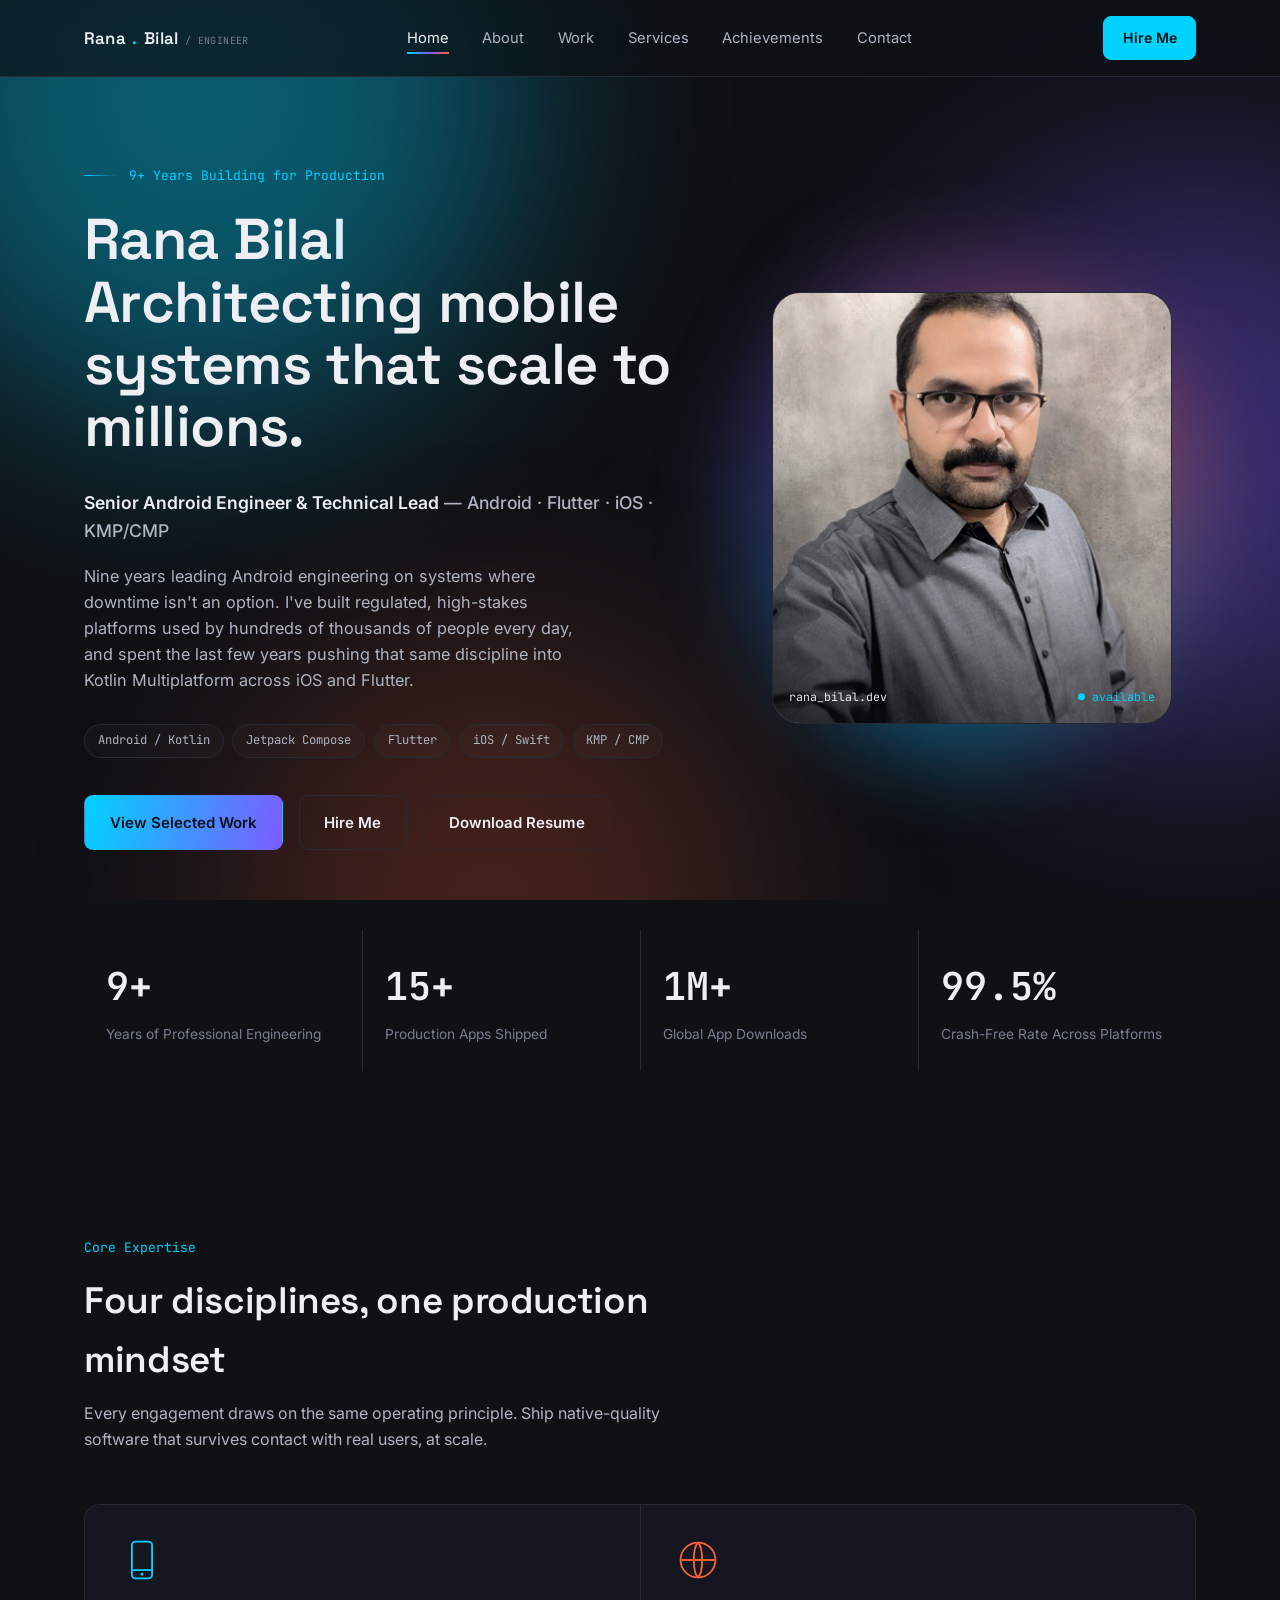
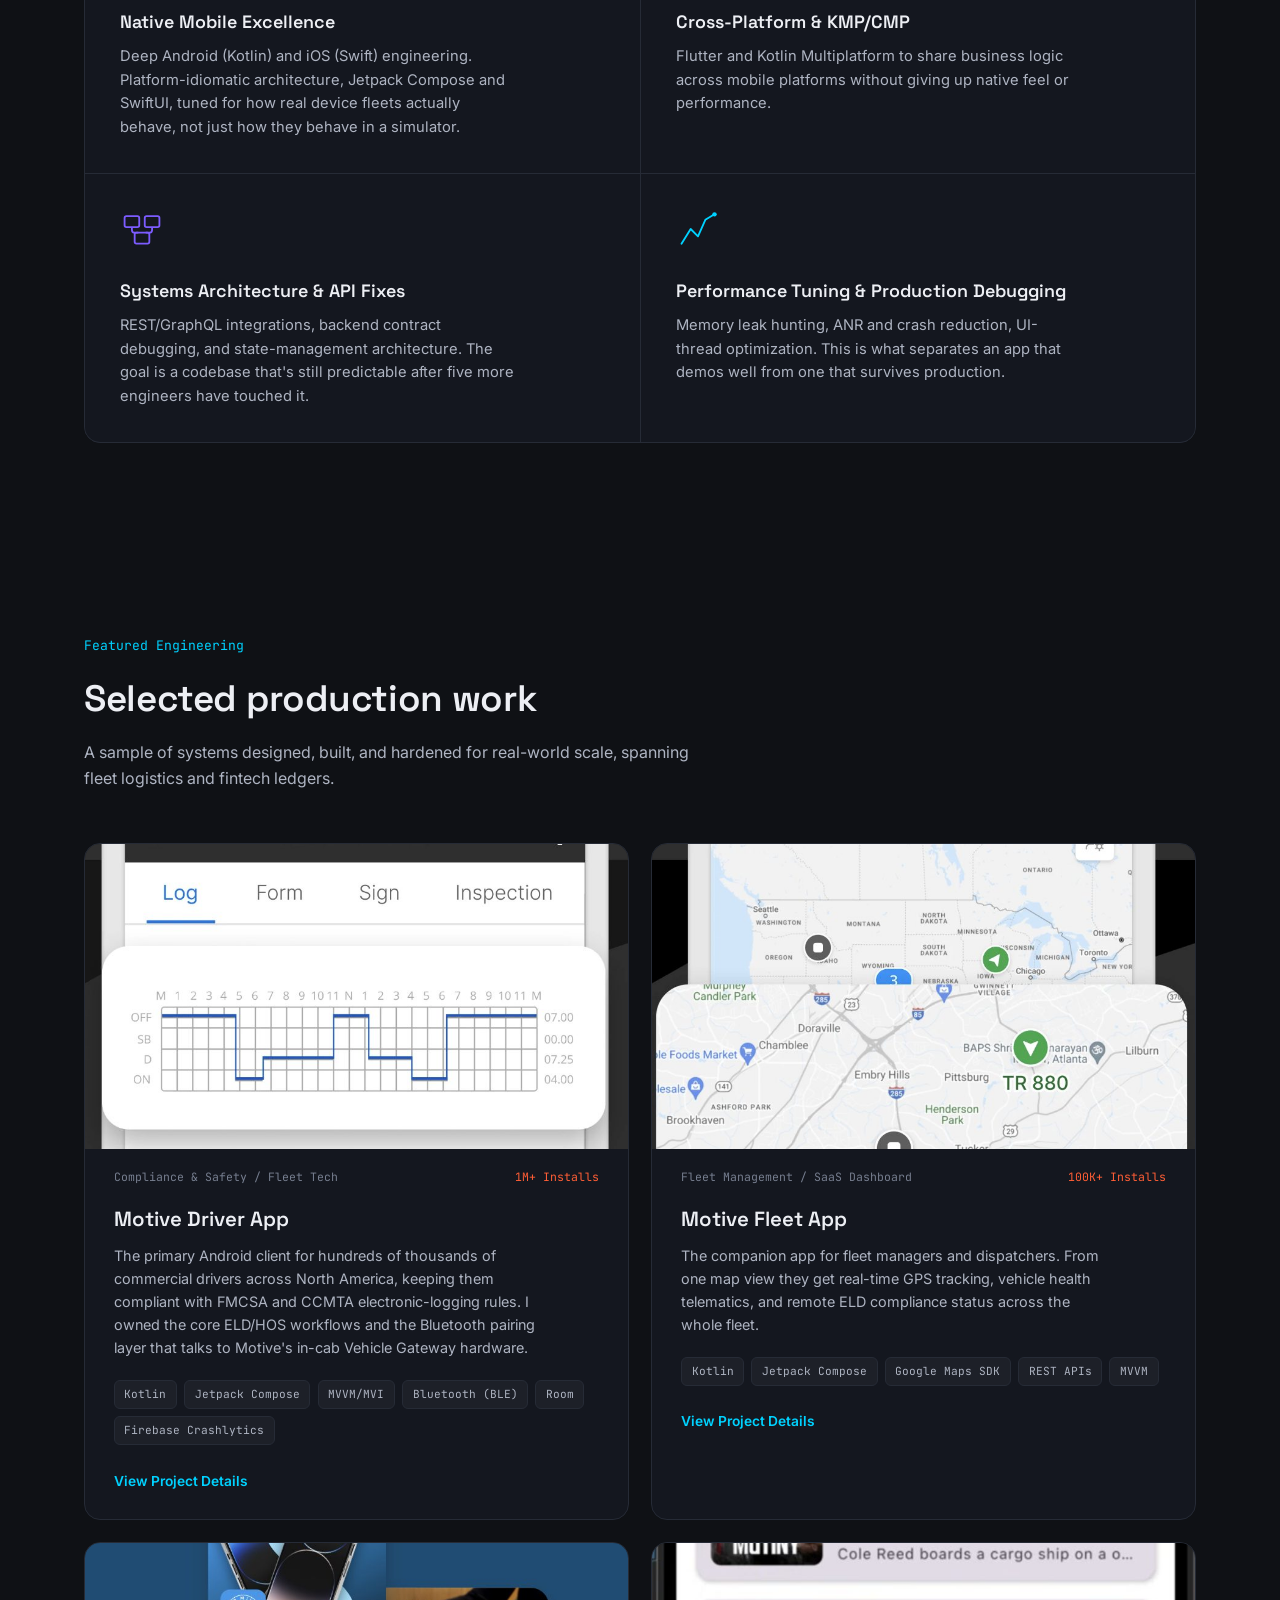
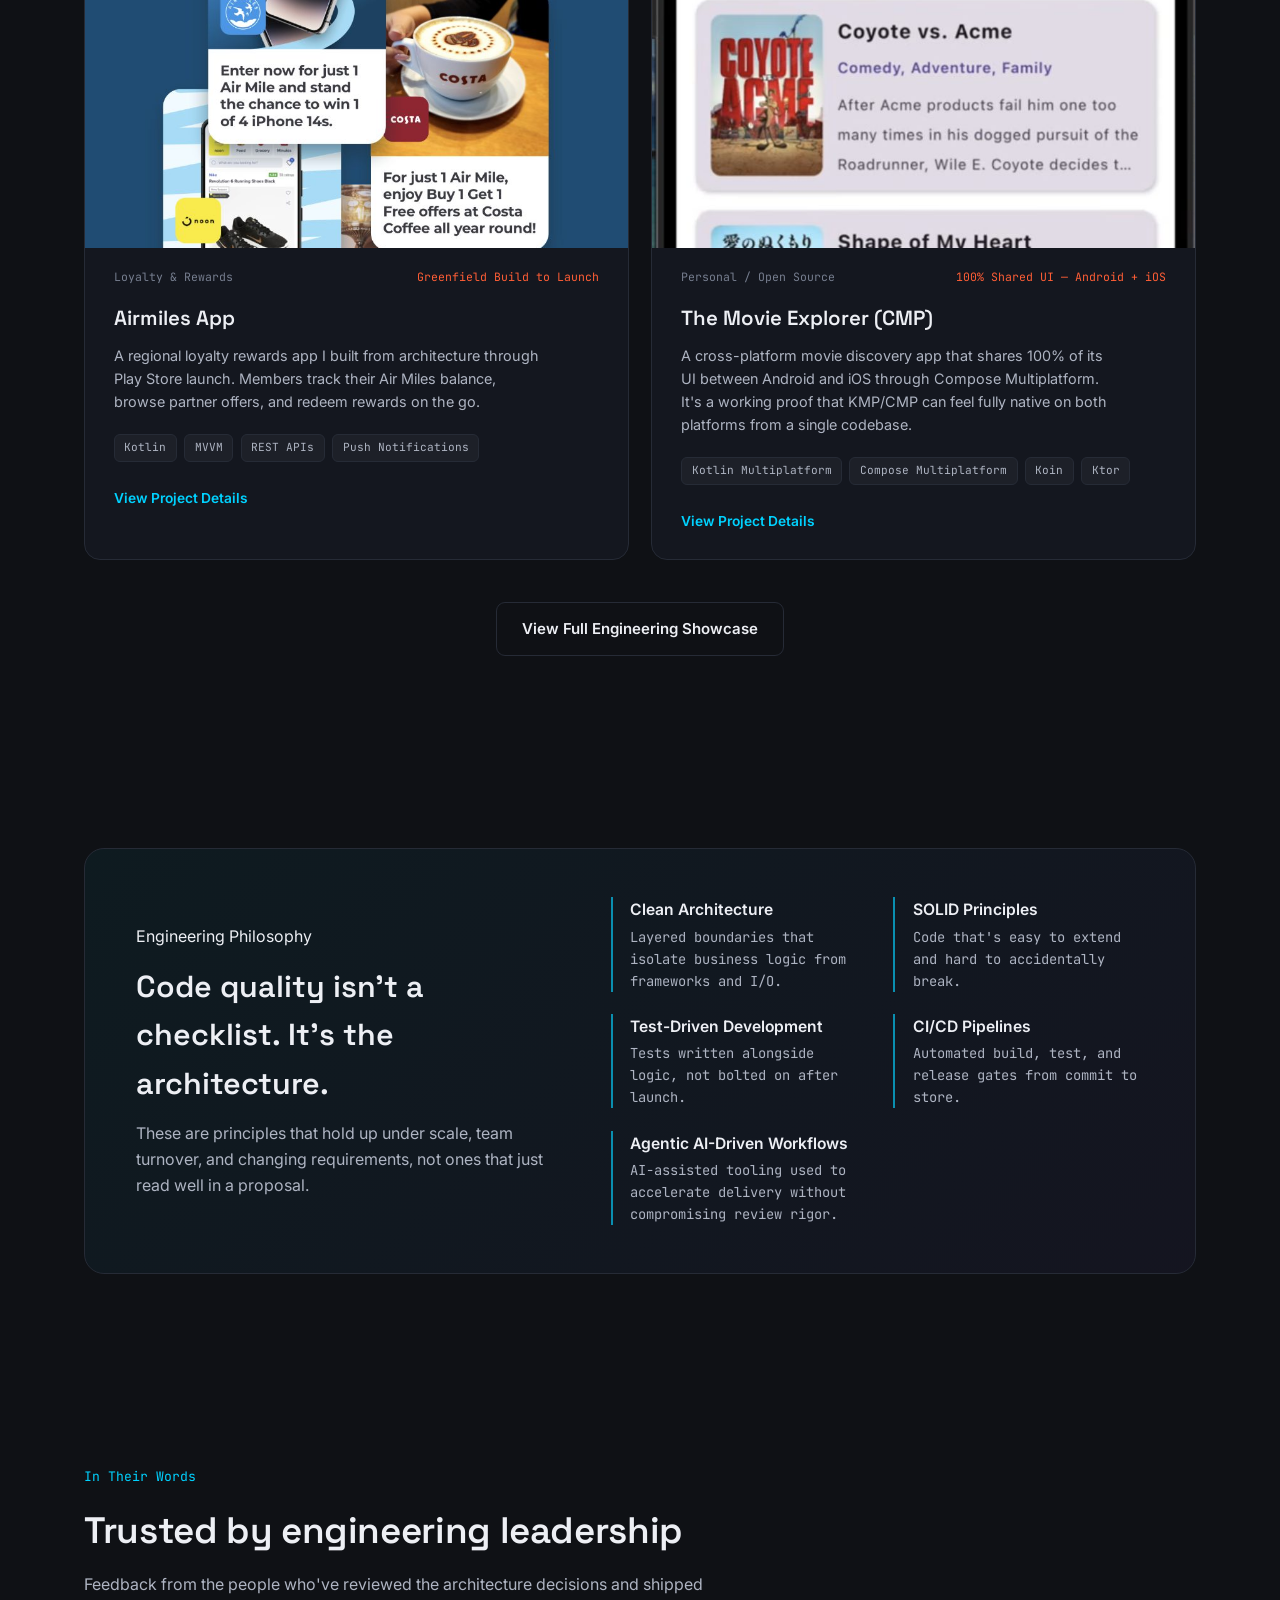
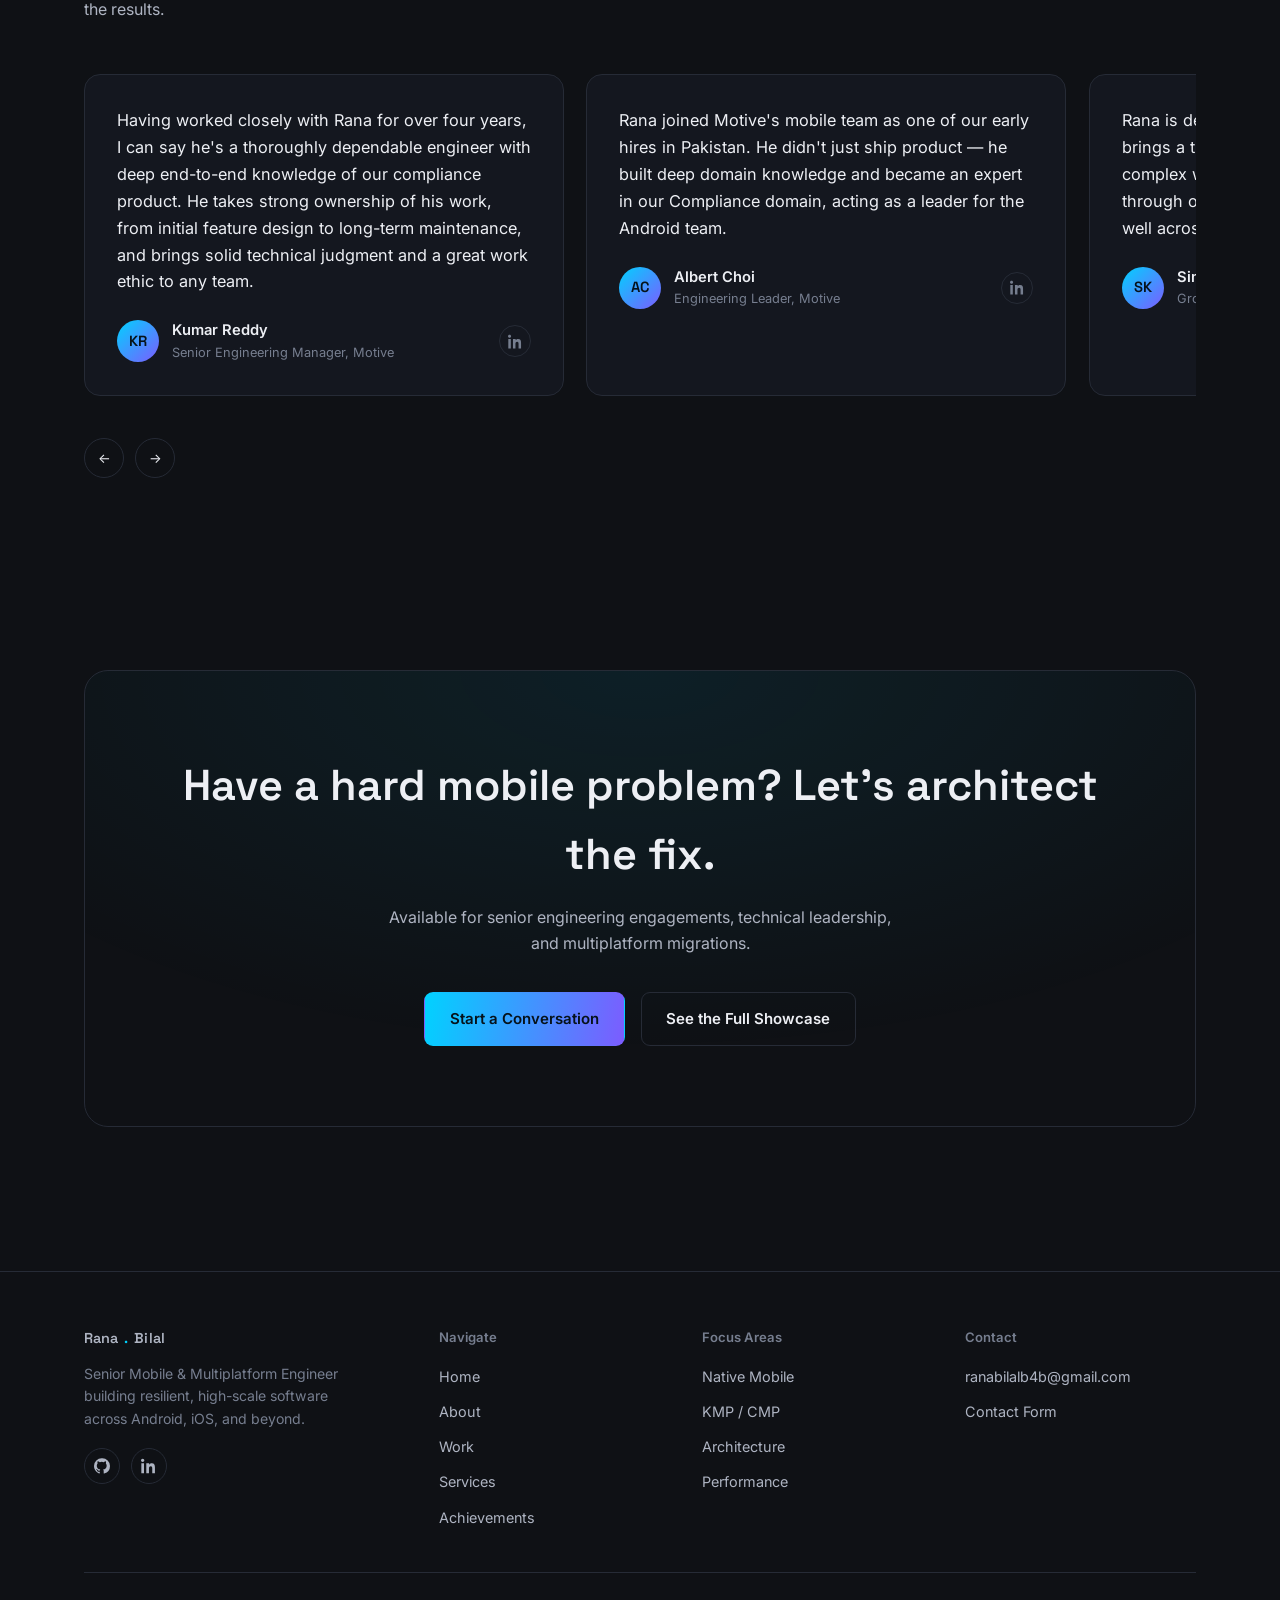
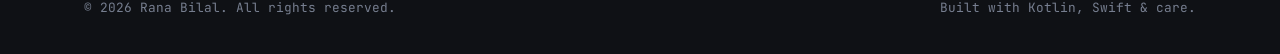
<file: index.html>
<!DOCTYPE html>
<html lang="en">
<head>
<meta charset="UTF-8">
<meta name="viewport" content="width=device-width, initial-scale=1.0">
<title>Rana Bilal — Senior Android Engineer & Technical Lead</title>
<meta name="description" content="Rana Bilal — Senior Android Engineer & Technical Lead. Nine years building mission-critical Android systems at scale, now expanding into Kotlin Multiplatform across iOS and Flutter.">
<link rel="preconnect" href="https://fonts.googleapis.com">
<link href="https://fonts.googleapis.com/css2?family=Space+Grotesk:wght@500;600;700&family=Inter:wght@400;500;600&family=JetBrains+Mono:wght@400;500&display=swap" rel="stylesheet">
<link rel="stylesheet" href="assets/css/style.css">
</head>
<body>

<div class="ambient" aria-hidden="true">
  <span class="b1"></span>
  <span class="b2"></span>
  <span class="b3"></span>
</div>

<!-- ============ NAV ============ -->
<header class="site-nav">
  <div class="wrap">
    <a href="index.html" class="brand">Rana<span class="dot">.</span>Bilal <small>/ ENGINEER</small></a>
    <nav>
      <ul class="nav-links" id="navLinks">
        <li><a href="index.html" class="active">Home</a></li>
        <li><a href="about.html">About</a></li>
        <li><a href="projects.html">Work</a></li>
        <li><a href="services.html">Services</a></li>
        <li><a href="achievements.html">Achievements</a></li>
        <li><a href="contact.html">Contact</a></li>
        <li><a href="contact.html" class="btn btn-primary nav-cta-mobile">Hire Me</a></li>
      </ul>
    </nav>
    <a href="contact.html" class="nav-cta">Hire Me</a>
    <button class="nav-toggle" id="navToggle" aria-label="Toggle navigation" aria-expanded="false">
      <span></span>
    </button>
  </div>
</header>

<main>

  <!-- ============ HERO ============ -->
  <section class="hero">
    <div class="wrap">
      <div class="hero-copy">
        <div class="eyebrow-line"><span class="rule"></span> 9+ Years Building for Production</div>
        <h1>
          <span class="name">Rana Bilal</span>
          Architecting mobile systems that scale to millions.
        </h1>
        <p class="role"><strong>Senior Android Engineer &amp; Technical Lead</strong> — Android · Flutter · iOS · KMP/CMP</p>
        <p class="tagline">Nine years leading Android engineering on systems where downtime isn't an option. I've built regulated, high-stakes platforms used by hundreds of thousands of people every day, and spent the last few years pushing that same discipline into Kotlin Multiplatform across iOS and Flutter.</p>

        <div class="badge-row">
          <span class="badge">Android / Kotlin</span>
          <span class="badge">Jetpack Compose</span>
          <span class="badge">Flutter</span>
          <span class="badge">iOS / Swift</span>
          <span class="badge">KMP / CMP</span>
        </div>

        <div class="cta-row">
          <a href="projects.html" class="btn btn-primary">View Selected Work</a>
          <a href="contact.html" class="btn btn-ghost">Hire Me</a>
          <a href="https://drive.google.com/file/d/18aU_Qr8r-cj8A0ZonxtroBKn77jfIZyR/view?usp=sharing" target="_blank" rel="noopener" class="btn btn-ghost" style="border-style:dashed;">Download Resume</a>
        </div>
      </div>

      <div class="portrait">
        <div class="glow"></div>
        <div class="frame">
          <img src="assets/img/profile-photo.jpg" alt="Rana Bilal">
          <span class="bracket tl"></span>
          <span class="bracket br"></span>
          <div class="tag"><span>rana_bilal.dev</span><span>● available</span></div>
        </div>
      </div>
    </div>
  </section>

  <!-- ============ STAT RAIL ============ -->
  <section class="stat-rail reveal">
    <div class="wrap">
      <div class="stat">
        <div class="num"><span class="js-counter" data-target="9" data-suffix="+">0</span></div>
        <div class="label">Years of Professional Engineering</div>
      </div>
      <div class="stat">
        <div class="num"><span class="js-counter" data-target="15" data-suffix="+">0</span></div>
        <div class="label">Production Apps Shipped</div>
      </div>
      <div class="stat">
        <div class="num"><span class="js-counter" data-target="1" data-suffix="M+">0</span></div>
        <div class="label">Global App Downloads</div>
      </div>
      <div class="stat">
        <div class="num"><span class="js-counter" data-target="99.9" data-suffix="%" data-decimal="1">0</span></div>
        <div class="label">Crash-Free Rate Across Platforms</div>
      </div>
    </div>
  </section>

  <!-- ============ EXPERTISE MATRIX ============ -->
  <section class="section" id="expertise">
    <div class="wrap">
      <div class="section-head reveal">
        <span class="index">Core Expertise</span>
        <h2>Four disciplines, one production mindset</h2>
        <p>Every engagement draws on the same operating principle. Ship native-quality software that survives contact with real users, at scale.</p>
      </div>

      <div class="matrix reveal">
        <div class="matrix-item">
          <svg class="icon" viewBox="0 0 48 48" fill="none" xmlns="http://www.w3.org/2000/svg"><rect x="13" y="4" width="22" height="40" rx="4" stroke="currentColor" stroke-width="2"/><line x1="13" y1="35" x2="35" y2="35" stroke="currentColor" stroke-width="2"/><circle cx="24" cy="39.5" r="1.6" fill="currentColor"/></svg>
          <h3>Native Mobile Excellence</h3>
          <p>Deep Android (Kotlin) and iOS (Swift) engineering. Platform-idiomatic architecture, Jetpack Compose and SwiftUI, tuned for how real device fleets actually behave, not just how they behave in a simulator.</p>
        </div>
        <div class="matrix-item">
          <svg class="icon" viewBox="0 0 48 48" fill="none" xmlns="http://www.w3.org/2000/svg"><circle cx="24" cy="24" r="19" stroke="currentColor" stroke-width="2"/><path d="M24 5c6 5 6 33 0 38M24 5c-6 5-6 33 0 38M6 24h36" stroke="currentColor" stroke-width="2"/></svg>
          <h3>Cross-Platform &amp; KMP/CMP</h3>
          <p>Flutter and Kotlin Multiplatform to share business logic across mobile platforms without giving up native feel or performance.</p>
        </div>
        <div class="matrix-item">
          <svg class="icon" viewBox="0 0 48 48" fill="none" xmlns="http://www.w3.org/2000/svg"><rect x="5" y="10" width="16" height="12" rx="2" stroke="currentColor" stroke-width="2"/><rect x="27" y="10" width="16" height="12" rx="2" stroke="currentColor" stroke-width="2"/><rect x="16" y="28" width="16" height="12" rx="2" stroke="currentColor" stroke-width="2"/><path d="M13 22v3a3 3 0 003 3h4M35 22v3a3 3 0 01-3 3h-4" stroke="currentColor" stroke-width="2"/></svg>
          <h3>Systems Architecture &amp; API Fixes</h3>
          <p>REST/GraphQL integrations, backend contract debugging, and state-management architecture. The goal is a codebase that's still predictable after five more engineers have touched it.</p>
        </div>
        <div class="matrix-item">
          <svg class="icon" viewBox="0 0 48 48" fill="none" xmlns="http://www.w3.org/2000/svg"><path d="M6 40 16 24 24 32 32 14 42 8" stroke="currentColor" stroke-width="2" stroke-linecap="round" stroke-linejoin="round"/><circle cx="42" cy="8" r="2.4" fill="currentColor"/></svg>
          <h3>Performance Tuning &amp; Production Debugging</h3>
          <p>Memory leak hunting, ANR and crash reduction, UI-thread optimization. This is what separates an app that demos well from one that survives production.</p>
        </div>
      </div>
    </div>
  </section>

  <!-- ============ FEATURED PROJECTS ============ -->
  <section class="section" id="work">
    <div class="wrap">
      <div class="section-head reveal">
        <span class="index">Featured Engineering</span>
        <h2>Selected production work</h2>
        <p>A sample of systems designed, built, and hardened for real-world scale, spanning fleet logistics and fintech ledgers.</p>
      </div>

      <div class="project-grid reveal" id="featuredProjects">
        <article class="project-card" data-modal="motive-driver">
<div class="thumb thumb-sm"><img src="assets/img/motive-driver.jpg" alt="Motive Driver App thumbnail"></div>
          <div class="meta"><span class="kind">Compliance &amp; Safety / Fleet Tech</span><span class="scale">1M+ Installs</span></div>
          <h3>Motive Driver App</h3>
          <p>The primary Android client for hundreds of thousands of commercial drivers across North America, keeping them compliant with FMCSA and CCMTA electronic-logging rules. I owned the core ELD/HOS workflows and the Bluetooth pairing layer that talks to Motive's in-cab Vehicle Gateway hardware.</p>
          <div class="pill-row"><span class="pill">Kotlin</span><span class="pill">Jetpack Compose</span><span class="pill">MVVM/MVI</span><span class="pill">Bluetooth (BLE)</span><span class="pill">Room</span><span class="pill">Firebase Crashlytics</span></div>
          <span class="card-link">View Project Details</span>
        </article>

        <article class="project-card" data-modal="motive-fleet">
<div class="thumb thumb-sm"><img src="assets/img/motive-fleet.jpg" alt="Motive Fleet App thumbnail"></div>
          <div class="meta"><span class="kind">Fleet Management / SaaS Dashboard</span><span class="scale">100K+ Installs</span></div>
          <h3>Motive Fleet App</h3>
          <p>The companion app for fleet managers and dispatchers. From one map view they get real-time GPS tracking, vehicle health telematics, and remote ELD compliance status across the whole fleet.</p>
          <div class="pill-row"><span class="pill">Kotlin</span><span class="pill">Jetpack Compose</span><span class="pill">Google Maps SDK</span><span class="pill">REST APIs</span><span class="pill">MVVM</span></div>
          <span class="card-link">View Project Details</span>
        </article>

        <article class="project-card" data-modal="airmiles">
<div class="thumb thumb-sm"><img src="assets/img/airmiles.jpg" alt="Airmiles App thumbnail"></div>
          <div class="meta"><span class="kind">Loyalty &amp; Rewards</span><span class="scale">Greenfield Build to Launch</span></div>
          <h3>Airmiles App</h3>
          <p>A regional loyalty rewards app I built from architecture through Play Store launch. Members track their Air Miles balance, browse partner offers, and redeem rewards on the go.</p>
          <div class="pill-row"><span class="pill">Kotlin</span><span class="pill">MVVM</span><span class="pill">REST APIs</span><span class="pill">Push Notifications</span></div>
          <span class="card-link">View Project Details</span>
        </article>

        <article class="project-card" data-modal="cmp-movie-explorer">
<div class="thumb thumb-sm"><img src="assets/img/cmp-movie-explorer.jpg" alt="The Movie Explorer (CMP) thumbnail"></div>
          <div class="meta"><span class="kind">Personal / Open Source</span><span class="scale">100% Shared UI — Android + iOS</span></div>
          <h3>The Movie Explorer (CMP)</h3>
          <p>A cross-platform movie discovery app that shares 100% of its UI between Android and iOS through Compose Multiplatform. It's a working proof that KMP/CMP can feel fully native on both platforms from a single codebase.</p>
          <div class="pill-row"><span class="pill">Kotlin Multiplatform</span><span class="pill">Compose Multiplatform</span><span class="pill">Koin</span><span class="pill">Ktor</span></div>
          <span class="card-link">View Project Details</span>
        </article>
      </div>

      <div class="showcase-more reveal">
        <a href="projects.html" class="btn btn-ghost">View Full Engineering Showcase</a>
      </div>
    </div>
  </section>

  <!-- ============ PHILOSOPHY ============ -->
  <section class="section" id="philosophy">
    <div class="wrap">
      <div class="philosophy reveal">
        <div>
          <span class="index" style="display:block;margin-bottom:.8rem;">Engineering Philosophy</span>
          <h2 style="font-family:var(--font-display); font-size:1.9rem; font-weight:600; margin:0 0 .8rem;">Code quality isn't a checklist. It's the architecture.</h2>
          <p style="color:var(--text-1); margin:0;">These are principles that hold up under scale, team turnover, and changing requirements, not ones that just read well in a proposal.</p>
        </div>
        <ul class="philosophy-list">
          <li><b>Clean Architecture</b>Layered boundaries that isolate business logic from frameworks and I/O.</li>
          <li><b>SOLID Principles</b>Code that's easy to extend and hard to accidentally break.</li>
          <li><b>Test-Driven Development</b>Tests written alongside logic, not bolted on after launch.</li>
          <li><b>CI/CD Pipelines</b>Automated build, test, and release gates from commit to store.</li>
          <li><b>Agentic AI-Driven Workflows</b>AI-assisted tooling used to accelerate delivery without compromising review rigor.</li>
        </ul>
      </div>
    </div>
  </section>

  <!-- ============ TESTIMONIALS ============ -->
  <section class="section" id="testimonials">
    <div class="wrap">
      <div class="section-head reveal">
        <span class="index">In Their Words</span>
        <h2>Trusted by engineering leadership</h2>
        <p>Feedback from the people who've reviewed the architecture decisions and shipped the results.</p>
      </div>

      <div class="reveal">
        <div class="testimonial-track" id="testimonialTrack">
          <div class="t-card">
            <q>Having worked closely with Rana for over four years, I can say he's a thoroughly dependable engineer with deep end-to-end knowledge of our compliance product. He takes strong ownership of his work, from initial feature design to long-term maintenance, and brings solid technical judgment and a great work ethic to any team.</q>
            <div class="t-person">
              <div class="t-avatar">KR</div>
              <div>
                <div class="name">Kumar Reddy</div>
                <div class="role">Senior Engineering Manager, Motive</div>
              </div>
              <a class="t-linkedin" href="https://www.linkedin.com/in/kumarreddy88/" target="_blank" rel="noopener" aria-label="View on LinkedIn">
            <svg viewBox="0 0 24 24" fill="currentColor"><path d="M4.98 3.5C4.98 4.88 3.9 6 2.5 6S0 4.88 0 3.5 1.1 1 2.5 1s2.48 1.12 2.48 2.5zM.5 8h4V23h-4V8zM8.5 8h3.8v2.05h.05c.53-.99 1.83-2.05 3.77-2.05 4.03 0 4.77 2.62 4.77 6.03V23h-4v-6.9c0-1.64-.03-3.75-2.29-3.75-2.3 0-2.65 1.79-2.65 3.63V23h-4V8z"/></svg>
          </a>
            </div>
          </div>
          <div class="t-card">
            <q>Rana joined Motive's mobile team as one of our early hires in Pakistan. He didn't just ship product — he built deep domain knowledge and became an expert in our Compliance domain, acting as a leader for the Android team.</q>
            <div class="t-person">
              <div class="t-avatar">AC</div>
              <div>
                <div class="name">Albert Choi</div>
                <div class="role">Engineering Leader, Motive</div>
              </div>
              <a class="t-linkedin" href="https://www.linkedin.com/in/choialbert/" target="_blank" rel="noopener" aria-label="View on LinkedIn">
            <svg viewBox="0 0 24 24" fill="currentColor"><path d="M4.98 3.5C4.98 4.88 3.9 6 2.5 6S0 4.88 0 3.5 1.1 1 2.5 1s2.48 1.12 2.48 2.5zM.5 8h4V23h-4V8zM8.5 8h3.8v2.05h.05c.53-.99 1.83-2.05 3.77-2.05 4.03 0 4.77 2.62 4.77 6.03V23h-4v-6.9c0-1.64-.03-3.75-2.29-3.75-2.3 0-2.65 1.79-2.65 3.63V23h-4V8z"/></svg>
          </a>
            </div>
          </div>
          <div class="t-card">
            <q>Rana is dependable, responsive, and consistently brings a thoughtful, collaborative approach to complex work. He communicates clearly, follows through on commitments, and works exceptionally well across product, engineering, and QA.</q>
            <div class="t-person">
              <div class="t-avatar">SK</div>
              <div>
                <div class="name">Simon Kaufmann</div>
                <div class="role">Group Product Manager, Motive</div>
              </div>
              <a class="t-linkedin" href="https://www.linkedin.com/in/simon-kaufmann21/" target="_blank" rel="noopener" aria-label="View on LinkedIn">
            <svg viewBox="0 0 24 24" fill="currentColor"><path d="M4.98 3.5C4.98 4.88 3.9 6 2.5 6S0 4.88 0 3.5 1.1 1 2.5 1s2.48 1.12 2.48 2.5zM.5 8h4V23h-4V8zM8.5 8h3.8v2.05h.05c.53-.99 1.83-2.05 3.77-2.05 4.03 0 4.77 2.62 4.77 6.03V23h-4v-6.9c0-1.64-.03-3.75-2.29-3.75-2.3 0-2.65 1.79-2.65 3.63V23h-4V8z"/></svg>
          </a>
            </div>
          </div>
          <div class="t-card">
            <q>Rana is a skilled professional with extensive experience developing high-quality Android applications. He has a solid understanding of mobile app architecture, UI design, and performance optimization — and is an excellent communicator and collaborator.</q>
            <div class="t-person">
              <div class="t-avatar">WA</div>
              <div>
                <div class="name">Waqar Ahmad</div>
                <div class="role">Senior Android Engineer, KMP Expert</div>
              </div>
              <a class="t-linkedin" href="https://www.linkedin.com/in/waqar-ahmad-8516a3107/" target="_blank" rel="noopener" aria-label="View on LinkedIn">
            <svg viewBox="0 0 24 24" fill="currentColor"><path d="M4.98 3.5C4.98 4.88 3.9 6 2.5 6S0 4.88 0 3.5 1.1 1 2.5 1s2.48 1.12 2.48 2.5zM.5 8h4V23h-4V8zM8.5 8h3.8v2.05h.05c.53-.99 1.83-2.05 3.77-2.05 4.03 0 4.77 2.62 4.77 6.03V23h-4v-6.9c0-1.64-.03-3.75-2.29-3.75-2.3 0-2.65 1.79-2.65 3.63V23h-4V8z"/></svg>
          </a>
            </div>
          </div>
          <div class="t-card">
            <q>Rana's strong analytical skills and attention to detail consistently deliver high-quality work. His leadership and collaborative approach helped create a positive, successful team environment at Alchemative.</q>
            <div class="t-person">
              <div class="t-avatar">MC</div>
              <div>
                <div class="name">M Zia Ur Rehman Ch</div>
                <div class="role">iOS Developer, Alchemative</div>
              </div>
              <a class="t-linkedin" href="https://www.linkedin.com/in/chmziaurrehman/" target="_blank" rel="noopener" aria-label="View on LinkedIn">
            <svg viewBox="0 0 24 24" fill="currentColor"><path d="M4.98 3.5C4.98 4.88 3.9 6 2.5 6S0 4.88 0 3.5 1.1 1 2.5 1s2.48 1.12 2.48 2.5zM.5 8h4V23h-4V8zM8.5 8h3.8v2.05h.05c.53-.99 1.83-2.05 3.77-2.05 4.03 0 4.77 2.62 4.77 6.03V23h-4v-6.9c0-1.64-.03-3.75-2.29-3.75-2.3 0-2.65 1.79-2.65 3.63V23h-4V8z"/></svg>
          </a>
            </div>
          </div>
          <div class="t-card">
            <q>Rana consistently demonstrated exceptional technical skills and a deep understanding of Android development at Cheetay. His attention to detail and commitment to high-quality code were instrumental to our application's success.</q>
            <div class="t-person">
              <div class="t-avatar">HR</div>
              <div>
                <div class="name">Hassan Raza</div>
                <div class="role">Senior Mobile Developer, Cheetay</div>
              </div>
              <a class="t-linkedin" href="https://www.linkedin.com/in/muhammadhassanraza/" target="_blank" rel="noopener" aria-label="View on LinkedIn">
            <svg viewBox="0 0 24 24" fill="currentColor"><path d="M4.98 3.5C4.98 4.88 3.9 6 2.5 6S0 4.88 0 3.5 1.1 1 2.5 1s2.48 1.12 2.48 2.5zM.5 8h4V23h-4V8zM8.5 8h3.8v2.05h.05c.53-.99 1.83-2.05 3.77-2.05 4.03 0 4.77 2.62 4.77 6.03V23h-4v-6.9c0-1.64-.03-3.75-2.29-3.75-2.3 0-2.65 1.79-2.65 3.63V23h-4V8z"/></svg>
          </a>
            </div>
          </div>
        </div>
        <div class="t-controls">
          <button id="tPrev" aria-label="Previous testimonial">&#8592;</button>
          <button id="tNext" aria-label="Next testimonial">&#8594;</button>
        </div>
      </div>
    </div>
  </section>

  <!-- ============ CLOSING CTA ============ -->
  <section class="section" id="contact-cta">
    <div class="wrap">
      <div class="closing reveal">
        <h2>Have a hard mobile problem? Let's architect the fix.</h2>
        <p>Available for senior engineering engagements, technical leadership, and multiplatform migrations.</p>
        <div class="cta-row">
          <a href="contact.html" class="btn btn-primary">Start a Conversation</a>
          <a href="projects.html" class="btn btn-ghost">See the Full Showcase</a>
        </div>
      </div>
    </div>
  </section>

</main>

<!-- ============ FOOTER ============ -->
<footer class="site-footer">
  <div class="wrap">
    <div class="footer-grid">
      <div class="footer-brand">
        <a href="index.html" class="brand">Rana<span class="dot">.</span>Bilal</a>
        <p>Senior Mobile &amp; Multiplatform Engineer building resilient, high-scale software across Android, iOS, and beyond.</p>
        <div class="social-row">
          <a href="https://github.com/ranab4b" aria-label="GitHub" target="_blank" rel="noopener">
            <svg width="16" height="16" viewBox="0 0 24 24" fill="currentColor"><path d="M12 .5A11.5 11.5 0 000 12.1c0 5.16 3.29 9.53 7.86 11.08.58.11.79-.26.79-.57v-2.02c-3.2.72-3.88-1.57-3.88-1.57-.52-1.36-1.28-1.72-1.28-1.72-1.05-.74.08-.72.08-.72 1.16.08 1.77 1.22 1.77 1.22 1.03 1.8 2.7 1.28 3.36.98.1-.76.4-1.28.73-1.58-2.55-.3-5.24-1.32-5.24-5.86 0-1.29.45-2.35 1.19-3.18-.12-.3-.52-1.53.11-3.19 0 0 .98-.32 3.2 1.22a10.9 10.9 0 015.83 0c2.21-1.54 3.19-1.22 3.19-1.22.63 1.66.23 2.89.11 3.19.74.83 1.19 1.89 1.19 3.18 0 4.55-2.7 5.55-5.26 5.85.41.37.78 1.1.78 2.22v3.29c0 .31.21.69.8.57A11.5 11.5 0 0024 12.1 11.5 11.5 0 0012 .5z"/></svg>
          </a>
          <a href="https://www.linkedin.com/in/rana-bilal-88a166a5/" aria-label="LinkedIn" target="_blank" rel="noopener">
            <svg width="16" height="16" viewBox="0 0 24 24" fill="currentColor"><path d="M4.98 3.5C4.98 4.88 3.9 6 2.5 6S0 4.88 0 3.5 1.1 1 2.5 1s2.48 1.12 2.48 2.5zM.5 8h4V23h-4V8zM8.5 8h3.8v2.05h.05c.53-.99 1.83-2.05 3.77-2.05 4.03 0 4.77 2.62 4.77 6.03V23h-4v-6.9c0-1.64-.03-3.75-2.29-3.75-2.3 0-2.65 1.79-2.65 3.63V23h-4V8z"/></svg>
          </a>
        </div>
      </div>
      <div>
        <h4>Navigate</h4>
        <ul>
          <li><a href="index.html">Home</a></li>
          <li><a href="about.html">About</a></li>
          <li><a href="projects.html">Work</a></li>
          <li><a href="services.html">Services</a></li>
          <li><a href="achievements.html">Achievements</a></li>
        </ul>
      </div>
      <div>
        <h4>Focus Areas</h4>
        <ul>
          <li><a href="projects.html">Native Mobile</a></li>
          <li><a href="projects.html">KMP / CMP</a></li>
          <li><a href="projects.html">Architecture</a></li>
          <li><a href="projects.html">Performance</a></li>
        </ul>
      </div>
      <div>
        <h4>Contact</h4>
        <ul>
          <li><a href="mailto:ranabilalb4b@gmail.com">ranabilalb4b@gmail.com</a></li>
          <li><a href="contact.html">Contact Form</a></li>
        </ul>
      </div>
    </div>
    <div class="footer-bottom">
      <span>&copy; <span id="year"></span> Rana Bilal. All rights reserved.</span>
      <span>Built with Kotlin, Swift &amp; care.</span>
    </div>
  </div>
</footer>

<!-- ============ PROJECT MODAL ============ -->
<div class="modal-overlay" id="modalOverlay">
  <div class="modal" id="modalContent" role="dialog" aria-modal="true"></div>
</div>

<script src="assets/js/main.js"></script>
</body>
</html>
</file>
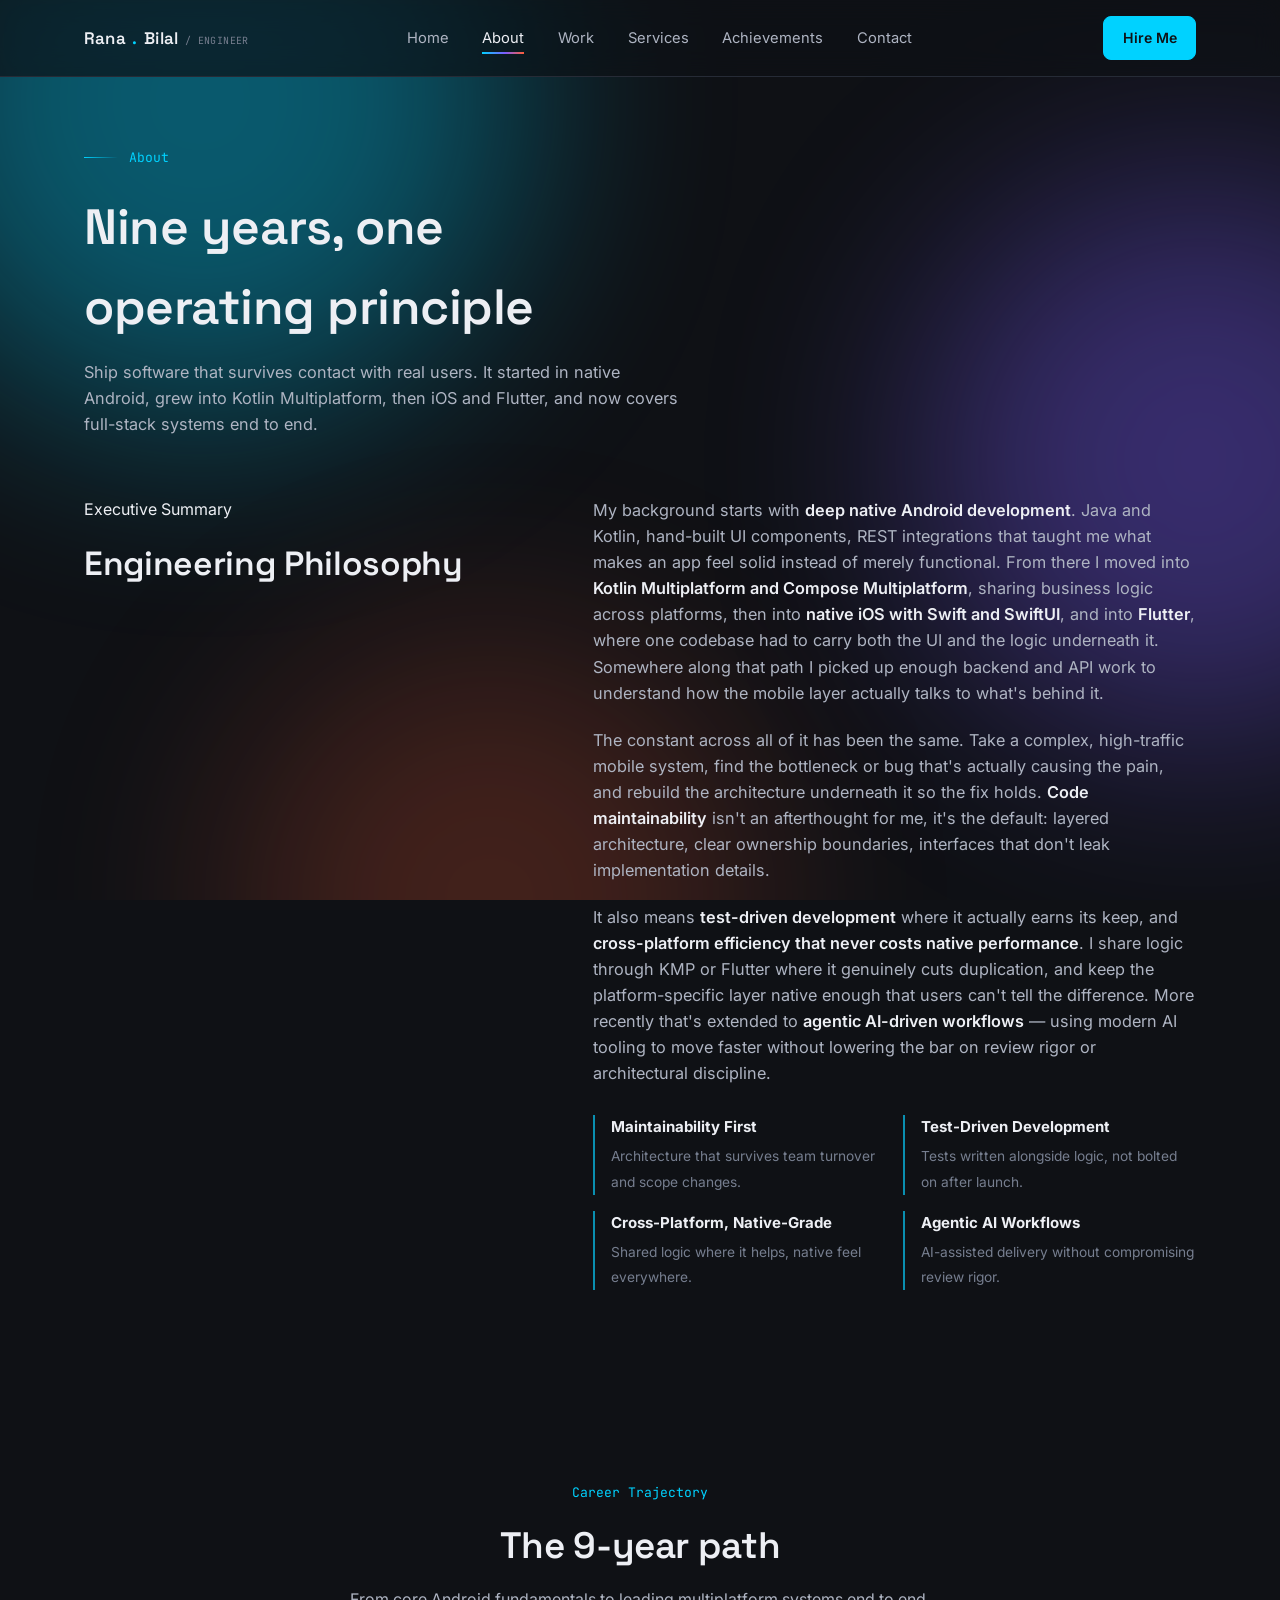
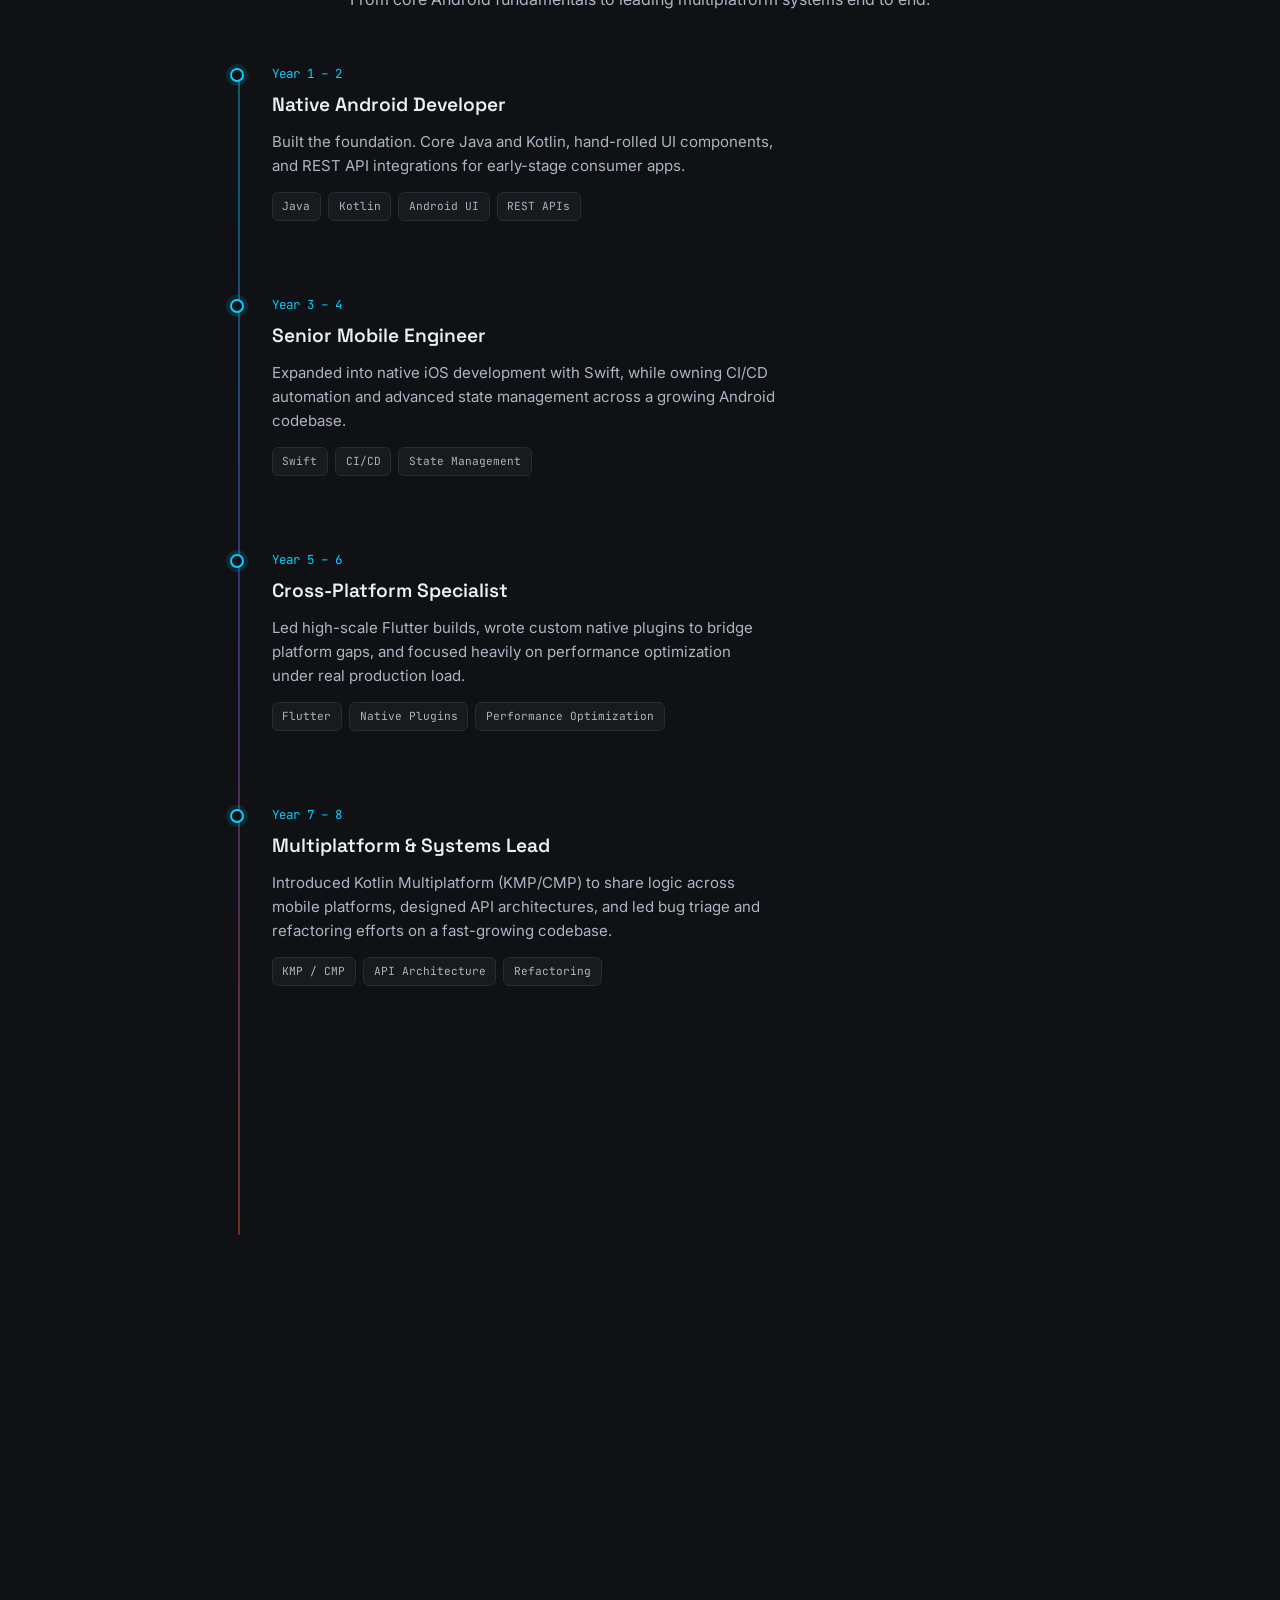
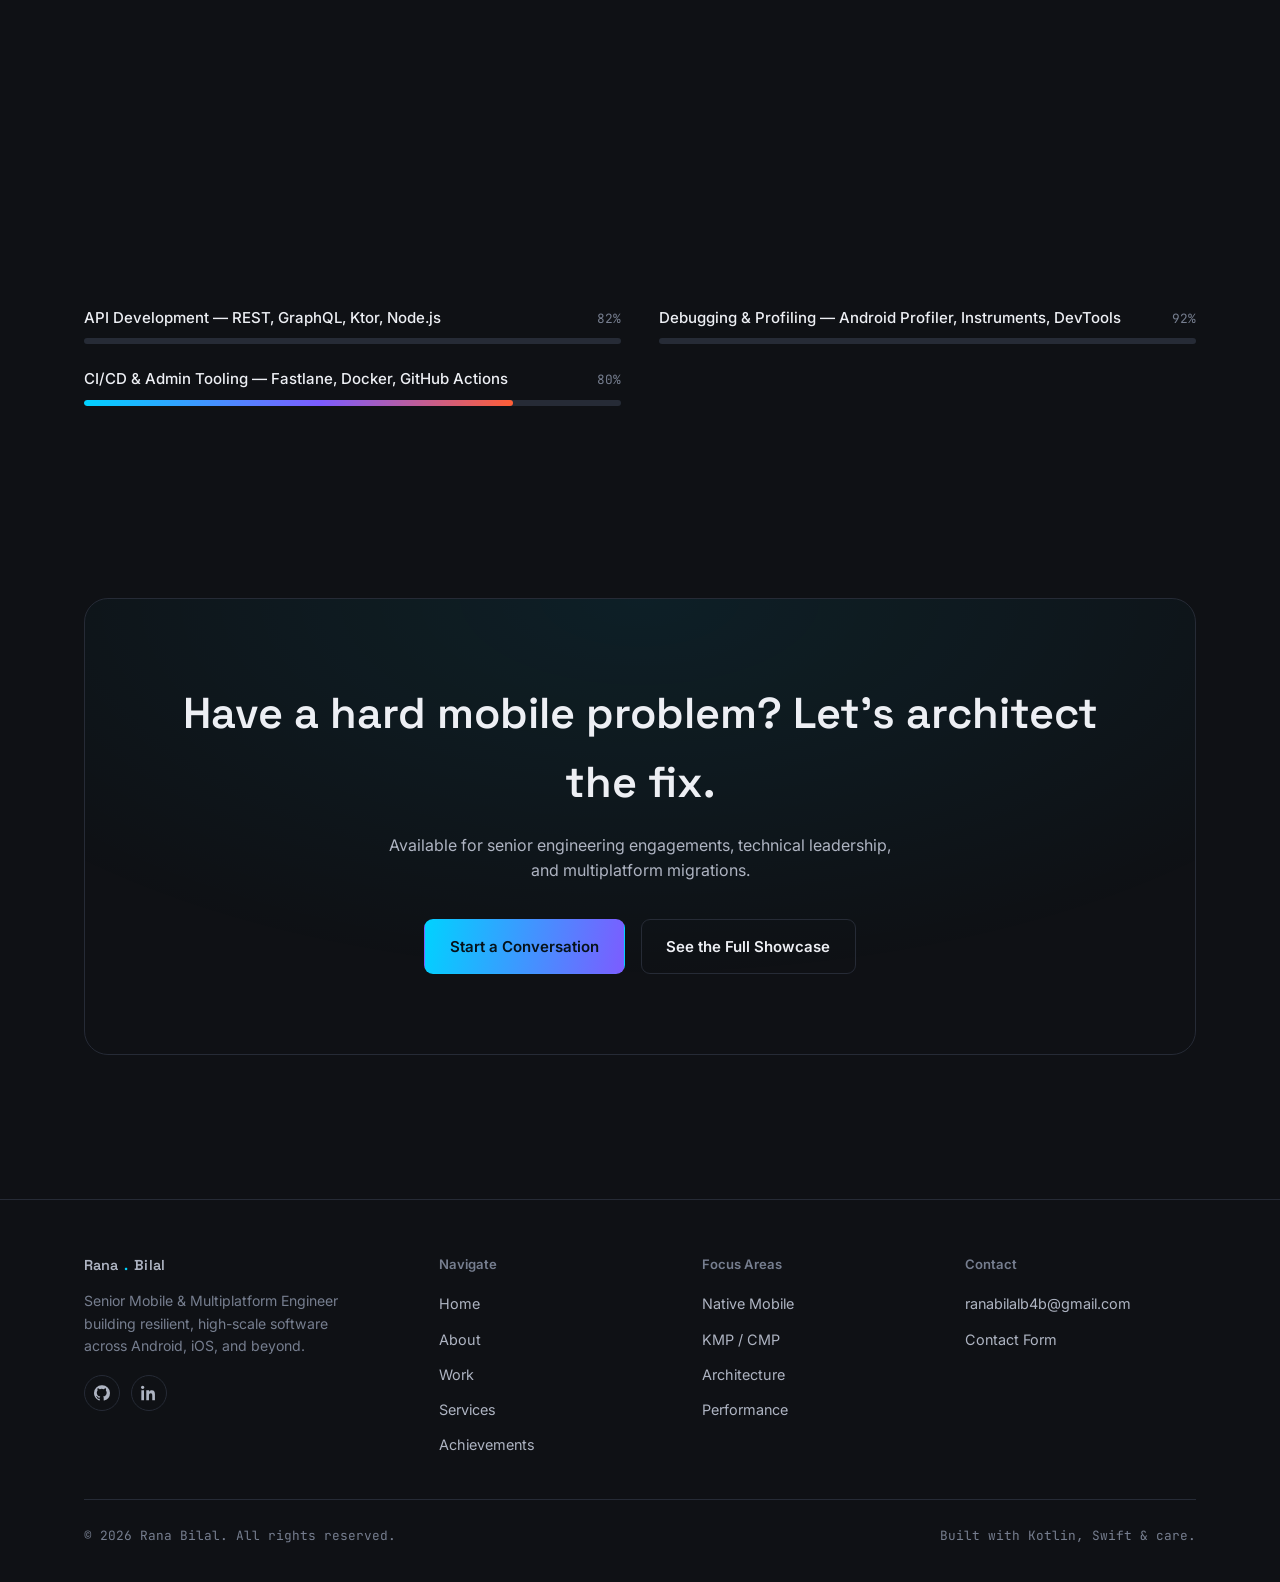
<file: about.html>
<!DOCTYPE html>
<html lang="en">
<head>
<meta charset="UTF-8">
<meta name="viewport" content="width=device-width, initial-scale=1.0">
<title>About — Rana Bilal</title>
<meta name="description" content="Nine years of Android engineering, from native compliance-grade platforms to Kotlin Multiplatform, iOS, and Flutter.">
<link rel="preconnect" href="https://fonts.googleapis.com">
<link href="https://fonts.googleapis.com/css2?family=Space+Grotesk:wght@500;600;700&family=Inter:wght@400;500;600&family=JetBrains+Mono:wght@400;500&display=swap" rel="stylesheet">
<link rel="stylesheet" href="assets/css/style.css">
</head>
<body>

<div class="ambient" aria-hidden="true">
  <span class="b1"></span>
  <span class="b2"></span>
  <span class="b3"></span>
</div>

<!-- ============ NAV ============ -->
<header class="site-nav">
  <div class="wrap">
    <a href="index.html" class="brand">Rana<span class="dot">.</span>Bilal <small>/ ENGINEER</small></a>
    <nav>
      <ul class="nav-links" id="navLinks">
        <li><a href="index.html">Home</a></li>
        <li><a href="about.html" class="active">About</a></li>
        <li><a href="projects.html">Work</a></li>
        <li><a href="services.html">Services</a></li>
        <li><a href="achievements.html">Achievements</a></li>
        <li><a href="contact.html">Contact</a></li>
        <li><a href="contact.html" class="btn btn-primary nav-cta-mobile">Hire Me</a></li>
      </ul>
    </nav>
    <a href="contact.html" class="nav-cta">Hire Me</a>
    <button class="nav-toggle" id="navToggle" aria-label="Toggle navigation" aria-expanded="false">
      <span></span>
    </button>
  </div>
</header>

<main>

  <!-- ============ PAGE HEADER ============ -->
  <section class="page-header">
    <div class="wrap">
      <div class="eyebrow-line"><span class="rule"></span> About</div>
      <h1>Nine years, one operating principle</h1>
      <p>Ship software that survives contact with real users. It started in native Android, grew into Kotlin Multiplatform, then iOS and Flutter, and now covers full-stack systems end to end.</p>
    </div>
  </section>

  <!-- ============ EXECUTIVE SUMMARY / PHILOSOPHY ============ -->
  <section class="section" style="padding-top:20px;">
    <div class="wrap">
      <div class="narrative">
        <div class="narrative-aside reveal">
          <span class="index">Executive Summary</span>
          <h2>Engineering Philosophy</h2>
        </div>
        <div class="narrative-body reveal">
          <p>My background starts with <strong>deep native Android development</strong>. Java and Kotlin, hand-built UI components, REST integrations that taught me what makes an app feel solid instead of merely functional. From there I moved into <strong>Kotlin Multiplatform and Compose Multiplatform</strong>, sharing business logic across platforms, then into <strong>native iOS with Swift and SwiftUI</strong>, and into <strong>Flutter</strong>, where one codebase had to carry both the UI and the logic underneath it. Somewhere along that path I picked up enough backend and API work to understand how the mobile layer actually talks to what's behind it.</p>
          <p>The constant across all of it has been the same. Take a complex, high-traffic mobile system, find the bottleneck or bug that's actually causing the pain, and rebuild the architecture underneath it so the fix holds. <strong>Code maintainability</strong> isn't an afterthought for me, it's the default: layered architecture, clear ownership boundaries, interfaces that don't leak implementation details.</p>
          <p>It also means <strong>test-driven development</strong> where it actually earns its keep, and <strong>cross-platform efficiency that never costs native performance</strong>. I share logic through KMP or Flutter where it genuinely cuts duplication, and keep the platform-specific layer native enough that users can't tell the difference. More recently that's extended to <strong>agentic AI-driven workflows</strong> — using modern AI tooling to move faster without lowering the bar on review rigor or architectural discipline.</p>

          <div class="pillar-strip">
            <div class="pillar"><b>Maintainability First</b><span>Architecture that survives team turnover and scope changes.</span></div>
            <div class="pillar"><b>Test-Driven Development</b><span>Tests written alongside logic, not bolted on after launch.</span></div>
            <div class="pillar"><b>Cross-Platform, Native-Grade</b><span>Shared logic where it helps, native feel everywhere.</span></div>
            <div class="pillar"><b>Agentic AI Workflows</b><span>AI-assisted delivery without compromising review rigor.</span></div>
          </div>
        </div>
      </div>
    </div>
  </section>

  <!-- ============ MILESTONE TIMELINE ============ -->
  <section class="section" id="timeline-section">
    <div class="wrap">
      <div class="section-head reveal" style="margin-left:auto; margin-right:auto; text-align:center;">
        <span class="index">Career Trajectory</span>
        <h2>The 9-year path</h2>
        <p style="margin-left:auto; margin-right:auto;">From core Android fundamentals to leading multiplatform systems end to end.</p>
      </div>

      <div class="timeline">
        <div class="t-item reveal">
          <span class="t-range">Year 1 – 2</span>
          <h3>Native Android Developer</h3>
          <p>Built the foundation. Core Java and Kotlin, hand-rolled UI components, and REST API integrations for early-stage consumer apps.</p>
          <div class="pill-row"><span class="pill">Java</span><span class="pill">Kotlin</span><span class="pill">Android UI</span><span class="pill">REST APIs</span></div>
        </div>

        <div class="t-item reveal">
          <span class="t-range">Year 3 – 4</span>
          <h3>Senior Mobile Engineer</h3>
          <p>Expanded into native iOS development with Swift, while owning CI/CD automation and advanced state management across a growing Android codebase.</p>
          <div class="pill-row"><span class="pill">Swift</span><span class="pill">CI/CD</span><span class="pill">State Management</span></div>
        </div>

        <div class="t-item reveal">
          <span class="t-range">Year 5 – 6</span>
          <h3>Cross-Platform Specialist</h3>
          <p>Led high-scale Flutter builds, wrote custom native plugins to bridge platform gaps, and focused heavily on performance optimization under real production load.</p>
          <div class="pill-row"><span class="pill">Flutter</span><span class="pill">Native Plugins</span><span class="pill">Performance Optimization</span></div>
        </div>

        <div class="t-item reveal">
          <span class="t-range">Year 7 – 8</span>
          <h3>Multiplatform &amp; Systems Lead</h3>
          <p>Introduced Kotlin Multiplatform (KMP/CMP) to share logic across mobile platforms, designed API architectures, and led bug triage and refactoring efforts on a fast-growing codebase.</p>
          <div class="pill-row"><span class="pill">KMP / CMP</span><span class="pill">API Architecture</span><span class="pill">Refactoring</span></div>
        </div>

        <div class="t-item reveal milestone-current">
          <span class="t-range">Year 9+ / Present</span>
          <h3>Lead / Staff Mobile &amp; Multiplatform Engineer</h3>
          <p>Now driving agentic AI-assisted workflows, full-stack system design, and end-to-end delivery, from architecture decisions through production rollout.</p>
          <div class="pill-row"><span class="pill">Agentic AI Workflows</span><span class="pill">Full-Stack Design</span><span class="pill">End-to-End Delivery</span></div>
        </div>
      </div>
    </div>
  </section>

  <!-- ============ SKILL MATRIX ============ -->
  <section class="section" id="skills">
    <div class="wrap">
      <div class="section-head reveal">
        <span class="index">Tech Stack &amp; Skill Matrix</span>
        <h2>Where the depth actually is</h2>
        <p>Weighted by where the hands-on hours have actually gone: mobile native and multiplatform first, backend and tooling depth close behind.</p>
      </div>

      <div class="skill-weight-label reveal"><span class="dot"></span> Primary Weight — Mobile Native &amp; Multiplatform</div>
      <div class="skill-group reveal">
        <div class="skill-item">
          <div class="skill-head"><span class="skill-name">Android — Kotlin, Jetpack Compose</span><span class="skill-pct">96%</span></div>
          <div class="skill-bar"><div class="fill js-skill" data-pct="96"></div></div>
        </div>

        <div class="skill-item">
          <div class="skill-head"><span class="skill-name">KMP / CMP — Shared Business Logic &amp; Desktop</span><span class="skill-pct">85%</span></div>
          <div class="skill-bar"><div class="fill js-skill" data-pct="85"></div></div>
        </div>

        <div class="skill-item">
          <div class="skill-head"><span class="skill-name">iOS — Swift, SwiftUI</span><span class="skill-pct">88%</span></div>
          <div class="skill-bar"><div class="fill js-skill" data-pct="88"></div></div>
        </div>

        <div class="skill-item">
          <div class="skill-head"><span class="skill-name">Flutter — BLoC / Provider</span><span class="skill-pct">90%</span></div>
          <div class="skill-bar"><div class="fill js-skill" data-pct="90"></div></div>
        </div>
      </div>

      <div class="skill-weight-label secondary reveal"><span class="dot"></span> Secondary Weight — Backend &amp; Tooling</div>
      <div class="skill-group reveal">
        <div class="skill-item">
          <div class="skill-head"><span class="skill-name">API Development — REST, GraphQL, Ktor, Node.js</span><span class="skill-pct">82%</span></div>
          <div class="skill-bar"><div class="fill js-skill" data-pct="82"></div></div>
        </div>

        <div class="skill-item">
          <div class="skill-head"><span class="skill-name">Debugging &amp; Profiling — Android Profiler, Instruments, DevTools</span><span class="skill-pct">92%</span></div>
          <div class="skill-bar"><div class="fill js-skill" data-pct="92"></div></div>
        </div>

        <div class="skill-item">
          <div class="skill-head"><span class="skill-name">CI/CD &amp; Admin Tooling — Fastlane, Docker, GitHub Actions</span><span class="skill-pct">80%</span></div>
          <div class="skill-bar"><div class="fill js-skill" data-pct="80"></div></div>
        </div>
      </div>
    </div>
  </section>

  <!-- ============ CLOSING CTA ============ -->
  <section class="section" id="contact-cta">
    <div class="wrap">
      <div class="closing reveal">
        <h2>Have a hard mobile problem? Let's architect the fix.</h2>
        <p>Available for senior engineering engagements, technical leadership, and multiplatform migrations.</p>
        <div class="cta-row">
          <a href="contact.html" class="btn btn-primary">Start a Conversation</a>
          <a href="projects.html" class="btn btn-ghost">See the Full Showcase</a>
        </div>
      </div>
    </div>
  </section>

</main>

<!-- ============ FOOTER ============ -->
<footer class="site-footer">
  <div class="wrap">
    <div class="footer-grid">
      <div class="footer-brand">
        <a href="index.html" class="brand">Rana<span class="dot">.</span>Bilal</a>
        <p>Senior Mobile &amp; Multiplatform Engineer building resilient, high-scale software across Android, iOS, and beyond.</p>
        <div class="social-row">
          <a href="https://github.com/ranab4b" aria-label="GitHub" target="_blank" rel="noopener">
            <svg width="16" height="16" viewBox="0 0 24 24" fill="currentColor"><path d="M12 .5A11.5 11.5 0 000 12.1c0 5.16 3.29 9.53 7.86 11.08.58.11.79-.26.79-.57v-2.02c-3.2.72-3.88-1.57-3.88-1.57-.52-1.36-1.28-1.72-1.28-1.72-1.05-.74.08-.72.08-.72 1.16.08 1.77 1.22 1.77 1.22 1.03 1.8 2.7 1.28 3.36.98.1-.76.4-1.28.73-1.58-2.55-.3-5.24-1.32-5.24-5.86 0-1.29.45-2.35 1.19-3.18-.12-.3-.52-1.53.11-3.19 0 0 .98-.32 3.2 1.22a10.9 10.9 0 015.83 0c2.21-1.54 3.19-1.22 3.19-1.22.63 1.66.23 2.89.11 3.19.74.83 1.19 1.89 1.19 3.18 0 4.55-2.7 5.55-5.26 5.85.41.37.78 1.1.78 2.22v3.29c0 .31.21.69.8.57A11.5 11.5 0 0024 12.1 11.5 11.5 0 0012 .5z"/></svg>
          </a>
          <a href="https://www.linkedin.com/in/rana-bilal-88a166a5/" aria-label="LinkedIn" target="_blank" rel="noopener">
            <svg width="16" height="16" viewBox="0 0 24 24" fill="currentColor"><path d="M4.98 3.5C4.98 4.88 3.9 6 2.5 6S0 4.88 0 3.5 1.1 1 2.5 1s2.48 1.12 2.48 2.5zM.5 8h4V23h-4V8zM8.5 8h3.8v2.05h.05c.53-.99 1.83-2.05 3.77-2.05 4.03 0 4.77 2.62 4.77 6.03V23h-4v-6.9c0-1.64-.03-3.75-2.29-3.75-2.3 0-2.65 1.79-2.65 3.63V23h-4V8z"/></svg>
          </a>
        </div>
      </div>
      <div>
        <h4>Navigate</h4>
        <ul>
          <li><a href="index.html">Home</a></li>
          <li><a href="about.html">About</a></li>
          <li><a href="projects.html">Work</a></li>
          <li><a href="services.html">Services</a></li>
          <li><a href="achievements.html">Achievements</a></li>
        </ul>
      </div>
      <div>
        <h4>Focus Areas</h4>
        <ul>
          <li><a href="projects.html">Native Mobile</a></li>
          <li><a href="projects.html">KMP / CMP</a></li>
          <li><a href="about.html">Architecture</a></li>
          <li><a href="about.html">Performance</a></li>
        </ul>
      </div>
      <div>
        <h4>Contact</h4>
        <ul>
          <li><a href="mailto:ranabilalb4b@gmail.com">ranabilalb4b@gmail.com</a></li>
          <li><a href="contact.html">Contact Form</a></li>
        </ul>
      </div>
    </div>
    <div class="footer-bottom">
      <span>&copy; <span id="year"></span> Rana Bilal. All rights reserved.</span>
      <span>Built with Kotlin, Swift &amp; care.</span>
    </div>
  </div>
</footer>

<script src="assets/js/main.js"></script>
</body>
</html>
</file>
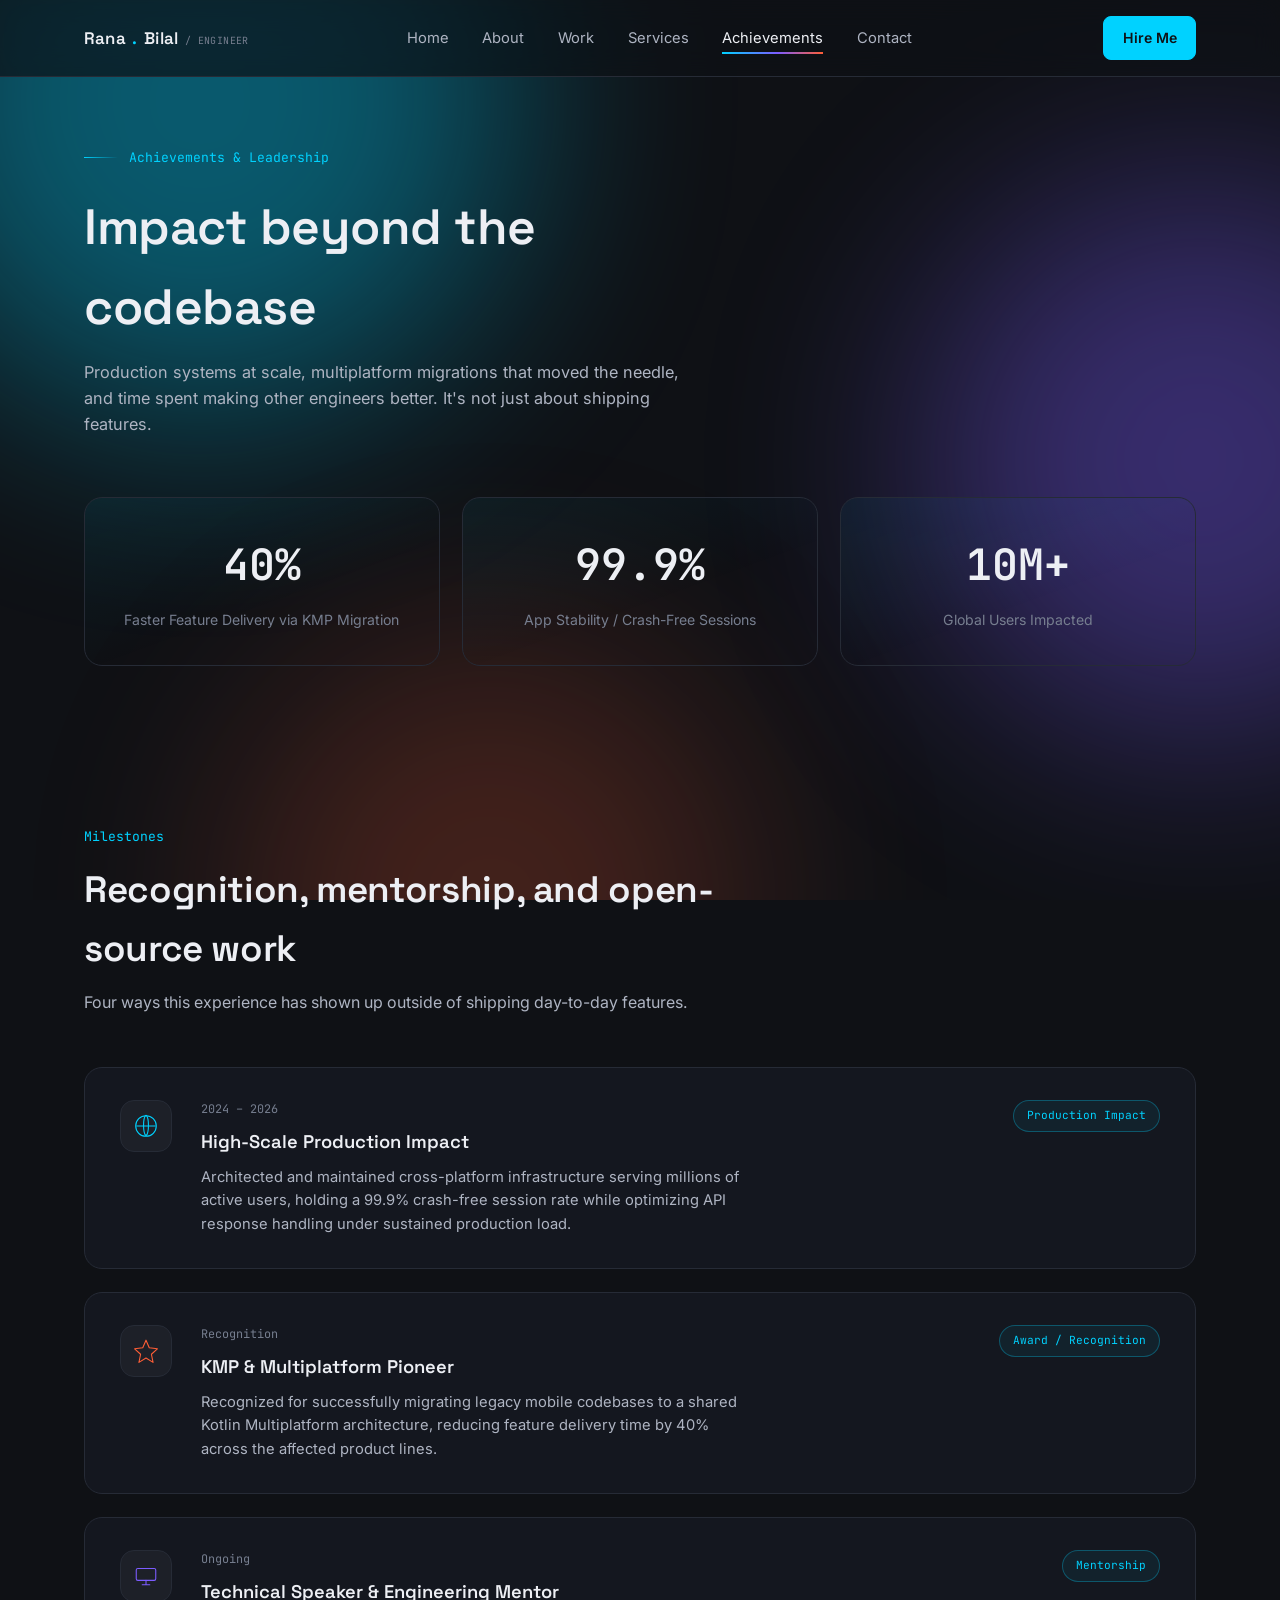
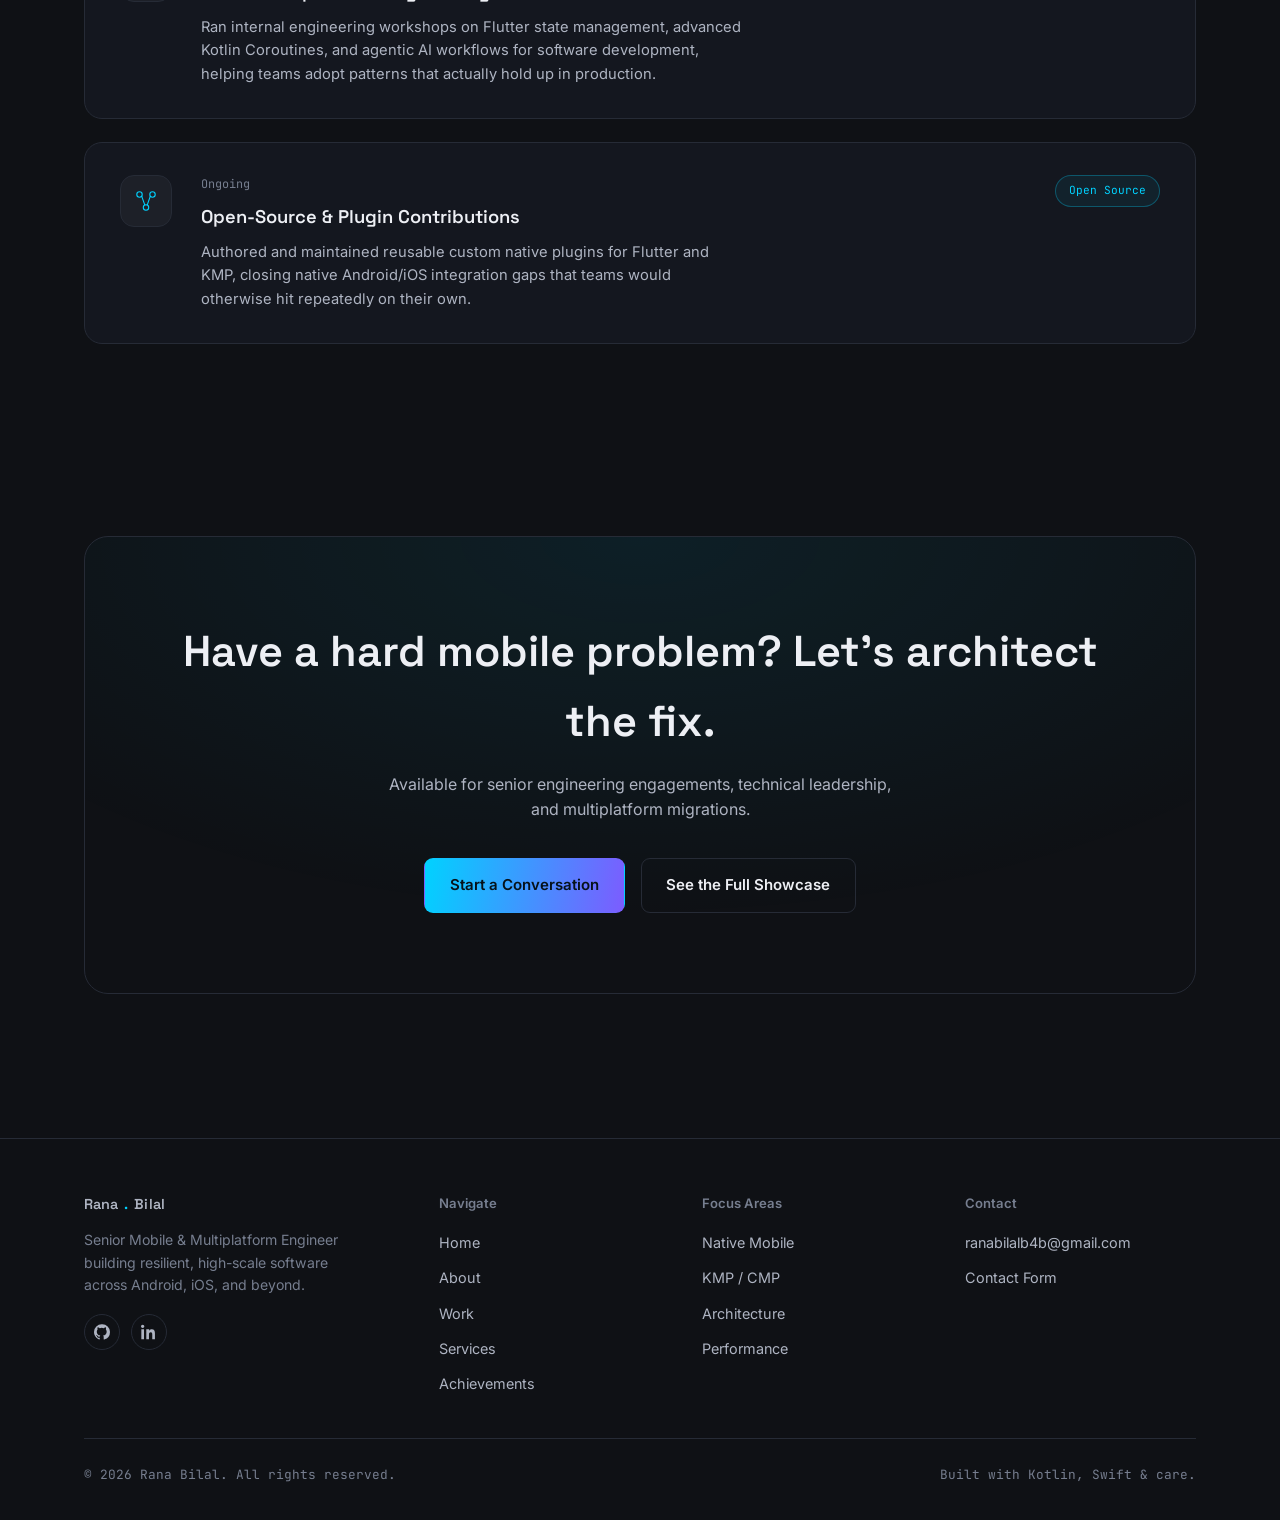
<file: achievements.html>
<!DOCTYPE html>
<html lang="en">
<head>
<meta charset="UTF-8">
<meta name="viewport" content="width=device-width, initial-scale=1.0">
<title>Achievements &amp; Leadership — Rana Bilal</title>
<meta name="description" content="Production impact, multiplatform recognition, mentorship, and open-source contributions from Rana Bilal, Senior Android Engineer & Technical Lead.">
<link rel="preconnect" href="https://fonts.googleapis.com">
<link href="https://fonts.googleapis.com/css2?family=Space+Grotesk:wght@500;600;700&family=Inter:wght@400;500;600&family=JetBrains+Mono:wght@400;500&display=swap" rel="stylesheet">
<link rel="stylesheet" href="assets/css/style.css">
</head>
<body>

<div class="ambient" aria-hidden="true">
  <span class="b1"></span>
  <span class="b2"></span>
  <span class="b3"></span>
</div>

<!-- ============ NAV ============ -->
<header class="site-nav">
  <div class="wrap">
    <a href="index.html" class="brand">Rana<span class="dot">.</span>Bilal <small>/ ENGINEER</small></a>
    <nav>
      <ul class="nav-links" id="navLinks">
        <li><a href="index.html">Home</a></li>
        <li><a href="about.html">About</a></li>
        <li><a href="projects.html">Work</a></li>
        <li><a href="services.html">Services</a></li>
        <li><a href="achievements.html" class="active">Achievements</a></li>
        <li><a href="contact.html">Contact</a></li>
        <li><a href="contact.html" class="btn btn-primary nav-cta-mobile">Hire Me</a></li>
      </ul>
    </nav>
    <a href="contact.html" class="nav-cta">Hire Me</a>
    <button class="nav-toggle" id="navToggle" aria-label="Toggle navigation" aria-expanded="false">
      <span></span>
    </button>
  </div>
</header>

<main>

  <!-- ============ PAGE HEADER ============ -->
  <section class="page-header">
    <div class="wrap">
      <div class="eyebrow-line"><span class="rule"></span> Achievements &amp; Leadership</div>
      <h1>Impact beyond the codebase</h1>
      <p>Production systems at scale, multiplatform migrations that moved the needle, and time spent making other engineers better. It's not just about shipping features.</p>
    </div>
  </section>

  <!-- ============ METRIC CALLOUTS ============ -->
  <section class="section" style="padding-top:20px; padding-bottom:0;">
    <div class="wrap">
      <div class="metric-row reveal" id="metricRow">
        <div class="metric-callout">
          <span class="num"><span class="js-counter" data-target="40" data-suffix="%" data-decimal="0">0</span></span>
          <span class="label">Faster Feature Delivery via KMP Migration</span>
        </div>

        <div class="metric-callout">
          <span class="num"><span class="js-counter" data-target="99.9" data-suffix="%" data-decimal="1">0</span></span>
          <span class="label">App Stability / Crash-Free Sessions</span>
        </div>

        <div class="metric-callout">
          <span class="num"><span class="js-counter" data-target="10" data-suffix="M+" data-decimal="0">0</span></span>
          <span class="label">Global Users Impacted</span>
        </div>
      </div>
    </div>
  </section>

  <!-- ============ ACHIEVEMENT LIST ============ -->
  <section class="section">
    <div class="wrap">
      <div class="section-head reveal">
        <span class="index">Milestones</span>
        <h2>Recognition, mentorship, and open-source work</h2>
        <p>Four ways this experience has shown up outside of shipping day-to-day features.</p>
      </div>

      <div class="achievement-list">
        <article class="achievement-card reveal">
          <div class="achievement-icon"><svg viewBox="0 0 48 48" fill="none" xmlns="http://www.w3.org/2000/svg"><path d="M24 4c6 5 6 33 0 38M24 4c-6 5-6 33 0 38M6 24h36" stroke="currentColor" stroke-width="2"/><circle cx="24" cy="24" r="19" stroke="currentColor" stroke-width="2"/></svg></div>
          <div class="achievement-body">
            <span class="period">2024 – 2026</span>
            <h3>High-Scale Production Impact</h3>
            <p>Architected and maintained cross-platform infrastructure serving millions of active users, holding a 99.9% crash-free session rate while optimizing API response handling under sustained production load.</p>
          </div>
          <span class="achievement-badge">Production Impact</span>
        </article>

        <article class="achievement-card reveal">
          <div class="achievement-icon"><svg viewBox="0 0 48 48" fill="none" xmlns="http://www.w3.org/2000/svg"><path d="M24 4 L30 18 L45 20 L34 30 L37 45 L24 37 L11 45 L14 30 L3 20 L18 18 Z" stroke="currentColor" stroke-width="2" stroke-linejoin="round"/></svg></div>
          <div class="achievement-body">
            <span class="period">Recognition</span>
            <h3>KMP &amp; Multiplatform Pioneer</h3>
            <p>Recognized for successfully migrating legacy mobile codebases to a shared Kotlin Multiplatform architecture, reducing feature delivery time by 40% across the affected product lines.</p>
          </div>
          <span class="achievement-badge">Award / Recognition</span>
        </article>

        <article class="achievement-card reveal">
          <div class="achievement-icon"><svg viewBox="0 0 48 48" fill="none" xmlns="http://www.w3.org/2000/svg"><rect x="6" y="10" width="36" height="22" rx="3" stroke="currentColor" stroke-width="2"/><path d="M17 40h14M24 32v8" stroke="currentColor" stroke-width="2" stroke-linecap="round"/></svg></div>
          <div class="achievement-body">
            <span class="period">Ongoing</span>
            <h3>Technical Speaker &amp; Engineering Mentor</h3>
            <p>Ran internal engineering workshops on Flutter state management, advanced Kotlin Coroutines, and agentic AI workflows for software development, helping teams adopt patterns that actually hold up in production.</p>
          </div>
          <span class="achievement-badge">Mentorship</span>
        </article>

        <article class="achievement-card reveal">
          <div class="achievement-icon"><svg viewBox="0 0 48 48" fill="none" xmlns="http://www.w3.org/2000/svg"><circle cx="12" cy="12" r="5" stroke="currentColor" stroke-width="2"/><circle cx="36" cy="12" r="5" stroke="currentColor" stroke-width="2"/><circle cx="24" cy="36" r="5" stroke="currentColor" stroke-width="2"/><path d="M16 15l6 17M32 15l-6 17" stroke="currentColor" stroke-width="2"/></svg></div>
          <div class="achievement-body">
            <span class="period">Ongoing</span>
            <h3>Open-Source &amp; Plugin Contributions</h3>
            <p>Authored and maintained reusable custom native plugins for Flutter and KMP, closing native Android/iOS integration gaps that teams would otherwise hit repeatedly on their own.</p>
          </div>
          <span class="achievement-badge">Open Source</span>
        </article>
      </div>
    </div>
  </section>

  <!-- ============ CLOSING CTA ============ -->
  <section class="section" id="contact-cta">
    <div class="wrap">
      <div class="closing reveal">
        <h2>Have a hard mobile problem? Let's architect the fix.</h2>
        <p>Available for senior engineering engagements, technical leadership, and multiplatform migrations.</p>
        <div class="cta-row">
          <a href="contact.html" class="btn btn-primary">Start a Conversation</a>
          <a href="projects.html" class="btn btn-ghost">See the Full Showcase</a>
        </div>
      </div>
    </div>
  </section>

</main>

<!-- ============ FOOTER ============ -->
<footer class="site-footer">
  <div class="wrap">
    <div class="footer-grid">
      <div class="footer-brand">
        <a href="index.html" class="brand">Rana<span class="dot">.</span>Bilal</a>
        <p>Senior Mobile &amp; Multiplatform Engineer building resilient, high-scale software across Android, iOS, and beyond.</p>
        <div class="social-row">
          <a href="https://github.com/ranab4b" aria-label="GitHub" target="_blank" rel="noopener">
            <svg width="16" height="16" viewBox="0 0 24 24" fill="currentColor"><path d="M12 .5A11.5 11.5 0 000 12.1c0 5.16 3.29 9.53 7.86 11.08.58.11.79-.26.79-.57v-2.02c-3.2.72-3.88-1.57-3.88-1.57-.52-1.36-1.28-1.72-1.28-1.72-1.05-.74.08-.72.08-.72 1.16.08 1.77 1.22 1.77 1.22 1.03 1.8 2.7 1.28 3.36.98.1-.76.4-1.28.73-1.58-2.55-.3-5.24-1.32-5.24-5.86 0-1.29.45-2.35 1.19-3.18-.12-.3-.52-1.53.11-3.19 0 0 .98-.32 3.2 1.22a10.9 10.9 0 015.83 0c2.21-1.54 3.19-1.22 3.19-1.22.63 1.66.23 2.89.11 3.19.74.83 1.19 1.89 1.19 3.18 0 4.55-2.7 5.55-5.26 5.85.41.37.78 1.1.78 2.22v3.29c0 .31.21.69.8.57A11.5 11.5 0 0024 12.1 11.5 11.5 0 0012 .5z"/></svg>
          </a>
          <a href="https://www.linkedin.com/in/rana-bilal-88a166a5/" aria-label="LinkedIn" target="_blank" rel="noopener">
            <svg width="16" height="16" viewBox="0 0 24 24" fill="currentColor"><path d="M4.98 3.5C4.98 4.88 3.9 6 2.5 6S0 4.88 0 3.5 1.1 1 2.5 1s2.48 1.12 2.48 2.5zM.5 8h4V23h-4V8zM8.5 8h3.8v2.05h.05c.53-.99 1.83-2.05 3.77-2.05 4.03 0 4.77 2.62 4.77 6.03V23h-4v-6.9c0-1.64-.03-3.75-2.29-3.75-2.3 0-2.65 1.79-2.65 3.63V23h-4V8z"/></svg>
          </a>
        </div>
      </div>
      <div>
        <h4>Navigate</h4>
        <ul>
          <li><a href="index.html">Home</a></li>
          <li><a href="about.html">About</a></li>
          <li><a href="projects.html">Work</a></li>
          <li><a href="services.html">Services</a></li>
          <li><a href="achievements.html">Achievements</a></li>
        </ul>
      </div>
      <div>
        <h4>Focus Areas</h4>
        <ul>
          <li><a href="projects.html">Native Mobile</a></li>
          <li><a href="projects.html">KMP / CMP</a></li>
          <li><a href="about.html">Architecture</a></li>
          <li><a href="services.html">Performance</a></li>
        </ul>
      </div>
      <div>
        <h4>Contact</h4>
        <ul>
          <li><a href="mailto:ranabilalb4b@gmail.com">ranabilalb4b@gmail.com</a></li>
          <li><a href="contact.html">Contact Form</a></li>
        </ul>
      </div>
    </div>
    <div class="footer-bottom">
      <span>&copy; <span id="year"></span> Rana Bilal. All rights reserved.</span>
      <span>Built with Kotlin, Swift &amp; care.</span>
    </div>
  </div>
</footer>

<script src="assets/js/main.js"></script>
</body>
</html>
</file>
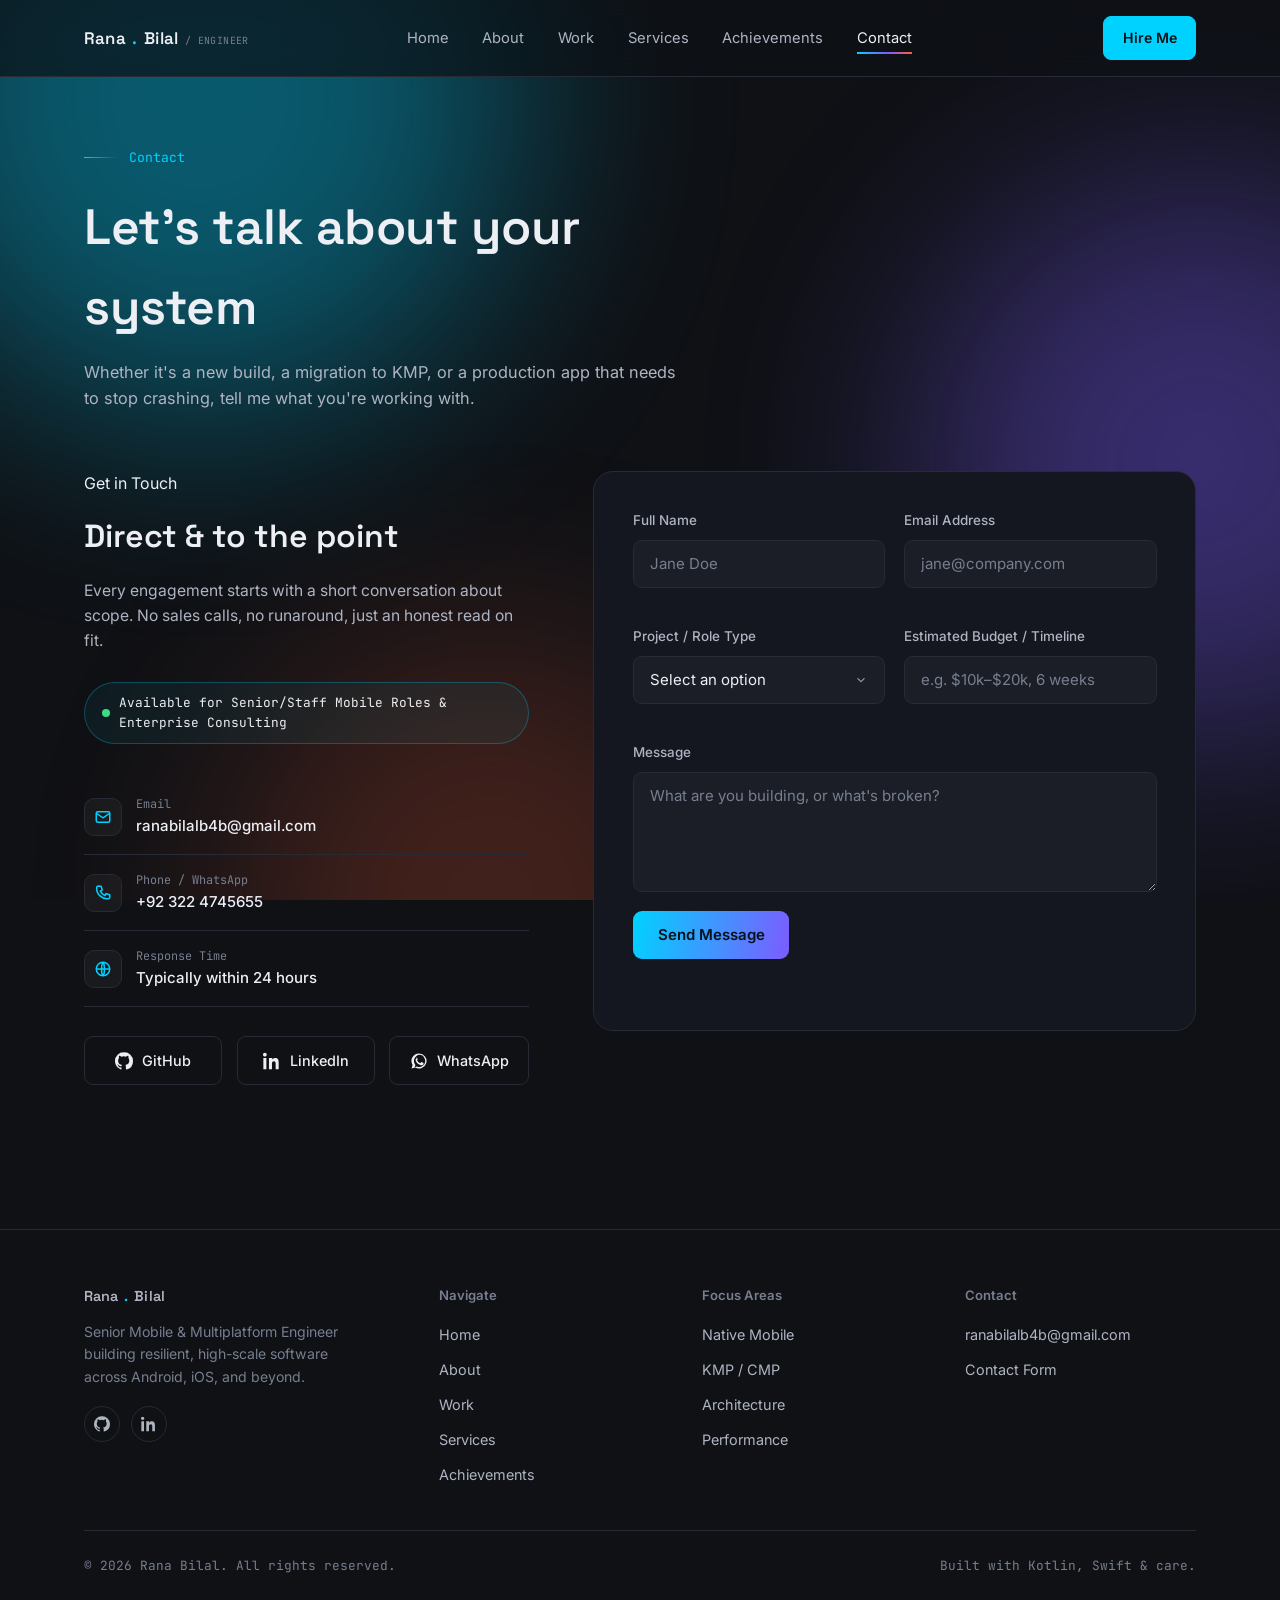
<file: contact.html>
<!DOCTYPE html>
<html lang="en">
<head>
<meta charset="UTF-8">
<meta name="viewport" content="width=device-width, initial-scale=1.0">
<title>Contact — Rana Bilal</title>
<meta name="description" content="Get in touch with Rana Bilal for senior Android, Flutter, or Kotlin Multiplatform engineering engagements.">
<link rel="preconnect" href="https://fonts.googleapis.com">
<link href="https://fonts.googleapis.com/css2?family=Space+Grotesk:wght@500;600;700&family=Inter:wght@400;500;600&family=JetBrains+Mono:wght@400;500&display=swap" rel="stylesheet">
<link rel="stylesheet" href="assets/css/style.css">
</head>
<body>

<div class="ambient" aria-hidden="true">
  <span class="b1"></span>
  <span class="b2"></span>
  <span class="b3"></span>
</div>

<!-- ============ NAV ============ -->
<header class="site-nav">
  <div class="wrap">
    <a href="index.html" class="brand">Rana<span class="dot">.</span>Bilal <small>/ ENGINEER</small></a>
    <nav>
      <ul class="nav-links" id="navLinks">
        <li><a href="index.html">Home</a></li>
        <li><a href="about.html">About</a></li>
        <li><a href="projects.html">Work</a></li>
        <li><a href="services.html">Services</a></li>
        <li><a href="achievements.html">Achievements</a></li>
        <li><a href="contact.html" class="active">Contact</a></li>
        <li><a href="contact.html" class="btn btn-primary nav-cta-mobile">Hire Me</a></li>
      </ul>
    </nav>
    <a href="contact.html" class="nav-cta">Hire Me</a>
    <button class="nav-toggle" id="navToggle" aria-label="Toggle navigation" aria-expanded="false">
      <span></span>
    </button>
  </div>
</header>

<main>

  <!-- ============ PAGE HEADER ============ -->
  <section class="page-header">
    <div class="wrap">
      <div class="eyebrow-line"><span class="rule"></span> Contact</div>
      <h1>Let's talk about your system</h1>
      <p>Whether it's a new build, a migration to KMP, or a production app that needs to stop crashing, tell me what you're working with.</p>
    </div>
  </section>

  <!-- ============ CONTACT LAYOUT ============ -->
  <section class="section" style="padding-top:20px;">
    <div class="wrap">
      <div class="contact-layout">

        <div class="contact-info reveal">
          <span class="index">Get in Touch</span>
          <h2>Direct &amp; to the point</h2>
          <p>Every engagement starts with a short conversation about scope. No sales calls, no runaround, just an honest read on fit.</p>

          <div class="availability-badge">
            <span class="availability-dot"></span>
            Available for Senior/Staff Mobile Roles &amp; Enterprise Consulting
          </div>

          <div class="contact-channel">
            <div class="ci-icon">
              <svg viewBox="0 0 24 24" fill="none" stroke="currentColor" stroke-width="2"><rect x="3" y="5" width="18" height="14" rx="2"/><path d="M3 7l9 6 9-6"/></svg>
            </div>
            <div class="ci-text">
              <span class="ci-label">Email</span>
              <a class="ci-value" href="mailto:ranabilalb4b@gmail.com">ranabilalb4b@gmail.com</a>
            </div>
          </div>
          <div class="contact-channel">
            <div class="ci-icon">
              <svg viewBox="0 0 24 24" fill="none" stroke="currentColor" stroke-width="2"><path d="M6.5 3h3l1.5 5-2.5 1.5a12 12 0 006 6l1.5-2.5 5 1.5v3a2 2 0 01-2 2C10.5 20.5 3.5 13.5 3.5 5.5v-.5a2 2 0 013-2z"/></svg>
            </div>
            <div class="ci-text">
              <span class="ci-label">Phone / WhatsApp</span>
              <a class="ci-value" href="https://wa.me/923224745655" target="_blank" rel="noopener"><span>+92 322 4745655</span></a>
            </div>
          </div>
          <div class="contact-channel">
            <div class="ci-icon">
              <svg viewBox="0 0 24 24" fill="none" stroke="currentColor" stroke-width="2"><circle cx="12" cy="12" r="9"/><path d="M3 12h18M12 3c2.5 2.7 2.5 15.3 0 18M12 3c-2.5 2.7-2.5 15.3 0 18"/></svg>
            </div>
            <div class="ci-text">
              <span class="ci-label">Response Time</span>
              <span class="ci-value">Typically within 24 hours</span>
            </div>
          </div>

          <div class="social-btn-row">
            <a href="https://github.com/ranab4b" target="_blank" rel="noopener" class="social-btn">
              <svg viewBox="0 0 24 24" fill="currentColor"><path d="M12 .5A11.5 11.5 0 000 12.1c0 5.16 3.29 9.53 7.86 11.08.58.11.79-.26.79-.57v-2.02c-3.2.72-3.88-1.57-3.88-1.57-.52-1.36-1.28-1.72-1.28-1.72-1.05-.74.08-.72.08-.72 1.16.08 1.77 1.22 1.77 1.22 1.03 1.8 2.7 1.28 3.36.98.1-.76.4-1.28.73-1.58-2.55-.3-5.24-1.32-5.24-5.86 0-1.29.45-2.35 1.19-3.18-.12-.3-.52-1.53.11-3.19 0 0 .98-.32 3.2 1.22a10.9 10.9 0 015.83 0c2.21-1.54 3.19-1.22 3.19-1.22.63 1.66.23 2.89.11 3.19.74.83 1.19 1.89 1.19 3.18 0 4.55-2.7 5.55-5.26 5.85.41.37.78 1.1.78 2.22v3.29c0 .31.21.69.8.57A11.5 11.5 0 0024 12.1 11.5 11.5 0 0012 .5z"/></svg>
              GitHub
            </a>
            <a href="https://www.linkedin.com/in/rana-bilal-88a166a5/" target="_blank" rel="noopener" class="social-btn">
              <svg viewBox="0 0 24 24" fill="currentColor"><path d="M4.98 3.5C4.98 4.88 3.9 6 2.5 6S0 4.88 0 3.5 1.1 1 2.5 1s2.48 1.12 2.48 2.5zM.5 8h4V23h-4V8zM8.5 8h3.8v2.05h.05c.53-.99 1.83-2.05 3.77-2.05 4.03 0 4.77 2.62 4.77 6.03V23h-4v-6.9c0-1.64-.03-3.75-2.29-3.75-2.3 0-2.65 1.79-2.65 3.63V23h-4V8z"/></svg>
              LinkedIn
            </a>
            <a href="https://wa.me/923224745655" target="_blank" rel="noopener" class="social-btn">
              <svg viewBox="0 0 24 24" fill="currentColor"><path d="M12 2a10 10 0 00-8.5 15.3L2 22l4.8-1.5A10 10 0 1012 2zm0 1.8a8.2 8.2 0 014.6 15c-2.1 1.4-4.7 1.6-6.9.7l-.5-.2-2.9.9.9-2.8-.2-.5A8.2 8.2 0 0112 3.8zm-2.9 4.4c-.2 0-.5 0-.7.3-.2.3-.9.9-.9 2.1s.9 2.5 1 2.6c.1.2 1.8 2.8 4.4 3.8 2.1.9 2.6.7 3 .6.6-.1 1.8-.7 2-1.4.2-.7.2-1.3.2-1.4-.1-.1-.3-.2-.6-.4-.3-.1-1.8-.9-2-1-.3-.1-.5-.1-.6.1-.2.3-.7 1-.9 1.1-.1.2-.3.2-.6.1-.3-.2-1.2-.5-2.3-1.5-.9-.7-1.4-1.6-1.6-1.9-.1-.3 0-.4.1-.6l.4-.5c.1-.1.2-.3.2-.4.1-.2.1-.4 0-.5-.1-.1-.6-1.5-.9-2-.2-.5-.4-.4-.6-.4z"/></svg>
              WhatsApp
            </a>
          </div>
        </div>

        <form class="contact-form reveal" id="contactForm" novalidate>
          <div class="form-row">
            <div class="field" data-field="name">
              <label for="fullName">Full Name</label>
              <input type="text" id="fullName" name="fullName" placeholder="Jane Doe" autocomplete="name">
              <span class="error-msg">Please enter your name.</span>
            </div>
            <div class="field" data-field="email">
              <label for="emailAddress">Email Address</label>
              <input type="email" id="emailAddress" name="emailAddress" placeholder="jane@company.com" autocomplete="email">
              <span class="error-msg">Please enter a valid email address.</span>
            </div>
          </div>

          <div class="form-row">
            <div class="field" data-field="roleType">
              <label for="roleType">Project / Role Type</label>
              <select id="roleType" name="roleType">
                <option value="" disabled selected>Select an option</option>
                <option value="native">Native Mobile</option>
                <option value="flutter">Flutter Android/iOS</option>
                <option value="kmp">KMP/CMP Solution</option>
                <option value="fullstack">Full-Stack / Web Development</option>
                <option value="debugging">App Debugging / API Fix</option>
                <option value="other">Other</option>
              </select>
              <span class="error-msg">Please select a project type.</span>
            </div>
            <div class="field" data-field="budget">
              <label for="budget">Estimated Budget / Timeline</label>
              <input type="text" id="budget" name="budget" placeholder="e.g. $10k–$20k, 6 weeks">
              <span class="error-msg">Please share a rough budget or timeline.</span>
            </div>
          </div>

          <div class="field" data-field="message">
            <label for="message">Message</label>
            <textarea id="message" name="message" placeholder="What are you building, or what's broken?"></textarea>
            <span class="error-msg">Please add a short message.</span>
          </div>

          <div class="form-submit-row">
            <button type="submit" class="btn btn-primary">Send Message</button>
          </div>

          <div class="success-msg" id="successMsg" role="status" aria-live="polite">
            <svg viewBox="0 0 24 24" fill="none" stroke="currentColor" stroke-width="2"><circle cx="12" cy="12" r="10"/><path d="M8 12l2.5 2.5L16 9"/></svg>
            <span>Message received! I'll get back to you within 24 hours.</span>
          </div>
        </form>

      </div>
    </div>
  </section>

</main>

<!-- ============ FOOTER ============ -->
<footer class="site-footer">
  <div class="wrap">
    <div class="footer-grid">
      <div class="footer-brand">
        <a href="index.html" class="brand">Rana<span class="dot">.</span>Bilal</a>
        <p>Senior Mobile &amp; Multiplatform Engineer building resilient, high-scale software across Android, iOS, and beyond.</p>
        <div class="social-row">
          <a href="https://github.com/ranab4b" aria-label="GitHub" target="_blank" rel="noopener">
            <svg width="16" height="16" viewBox="0 0 24 24" fill="currentColor"><path d="M12 .5A11.5 11.5 0 000 12.1c0 5.16 3.29 9.53 7.86 11.08.58.11.79-.26.79-.57v-2.02c-3.2.72-3.88-1.57-3.88-1.57-.52-1.36-1.28-1.72-1.28-1.72-1.05-.74.08-.72.08-.72 1.16.08 1.77 1.22 1.77 1.22 1.03 1.8 2.7 1.28 3.36.98.1-.76.4-1.28.73-1.58-2.55-.3-5.24-1.32-5.24-5.86 0-1.29.45-2.35 1.19-3.18-.12-.3-.52-1.53.11-3.19 0 0 .98-.32 3.2 1.22a10.9 10.9 0 015.83 0c2.21-1.54 3.19-1.22 3.19-1.22.63 1.66.23 2.89.11 3.19.74.83 1.19 1.89 1.19 3.18 0 4.55-2.7 5.55-5.26 5.85.41.37.78 1.1.78 2.22v3.29c0 .31.21.69.8.57A11.5 11.5 0 0024 12.1 11.5 11.5 0 0012 .5z"/></svg>
          </a>
          <a href="https://www.linkedin.com/in/rana-bilal-88a166a5/" aria-label="LinkedIn" target="_blank" rel="noopener">
            <svg width="16" height="16" viewBox="0 0 24 24" fill="currentColor"><path d="M4.98 3.5C4.98 4.88 3.9 6 2.5 6S0 4.88 0 3.5 1.1 1 2.5 1s2.48 1.12 2.48 2.5zM.5 8h4V23h-4V8zM8.5 8h3.8v2.05h.05c.53-.99 1.83-2.05 3.77-2.05 4.03 0 4.77 2.62 4.77 6.03V23h-4v-6.9c0-1.64-.03-3.75-2.29-3.75-2.3 0-2.65 1.79-2.65 3.63V23h-4V8z"/></svg>
          </a>
        </div>
      </div>
      <div>
        <h4>Navigate</h4>
        <ul>
          <li><a href="index.html">Home</a></li>
          <li><a href="about.html">About</a></li>
          <li><a href="projects.html">Work</a></li>
          <li><a href="services.html">Services</a></li>
          <li><a href="achievements.html">Achievements</a></li>
        </ul>
      </div>
      <div>
        <h4>Focus Areas</h4>
        <ul>
          <li><a href="projects.html">Native Mobile</a></li>
          <li><a href="projects.html">KMP / CMP</a></li>
          <li><a href="about.html">Architecture</a></li>
          <li><a href="services.html">Performance</a></li>
        </ul>
      </div>
      <div>
        <h4>Contact</h4>
        <ul>
          <li><a href="mailto:ranabilalb4b@gmail.com">ranabilalb4b@gmail.com</a></li>
          <li><a href="contact.html">Contact Form</a></li>
        </ul>
      </div>
    </div>
    <div class="footer-bottom">
      <span>&copy; <span id="year"></span> Rana Bilal. All rights reserved.</span>
      <span>Built with Kotlin, Swift &amp; care.</span>
    </div>
  </div>
</footer>

<script src="assets/js/main.js"></script>
</body>
</html>
</file>
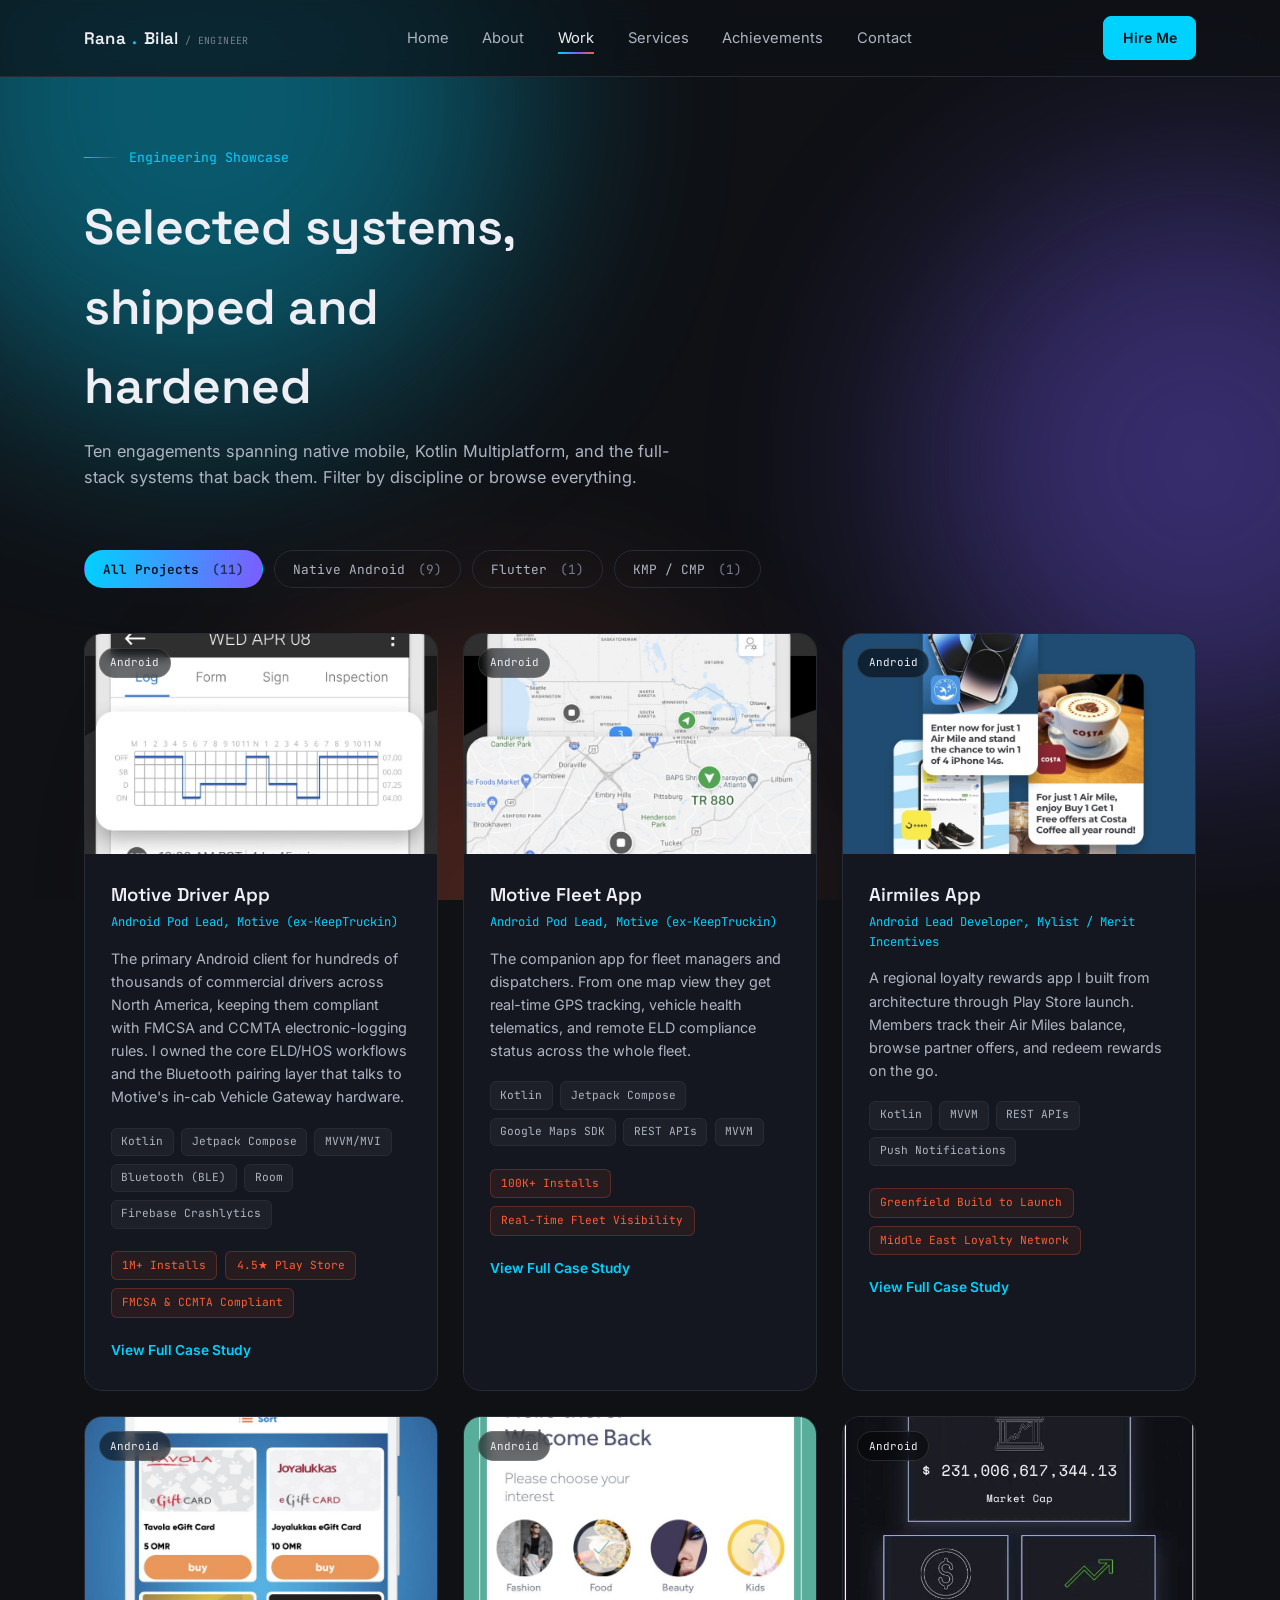
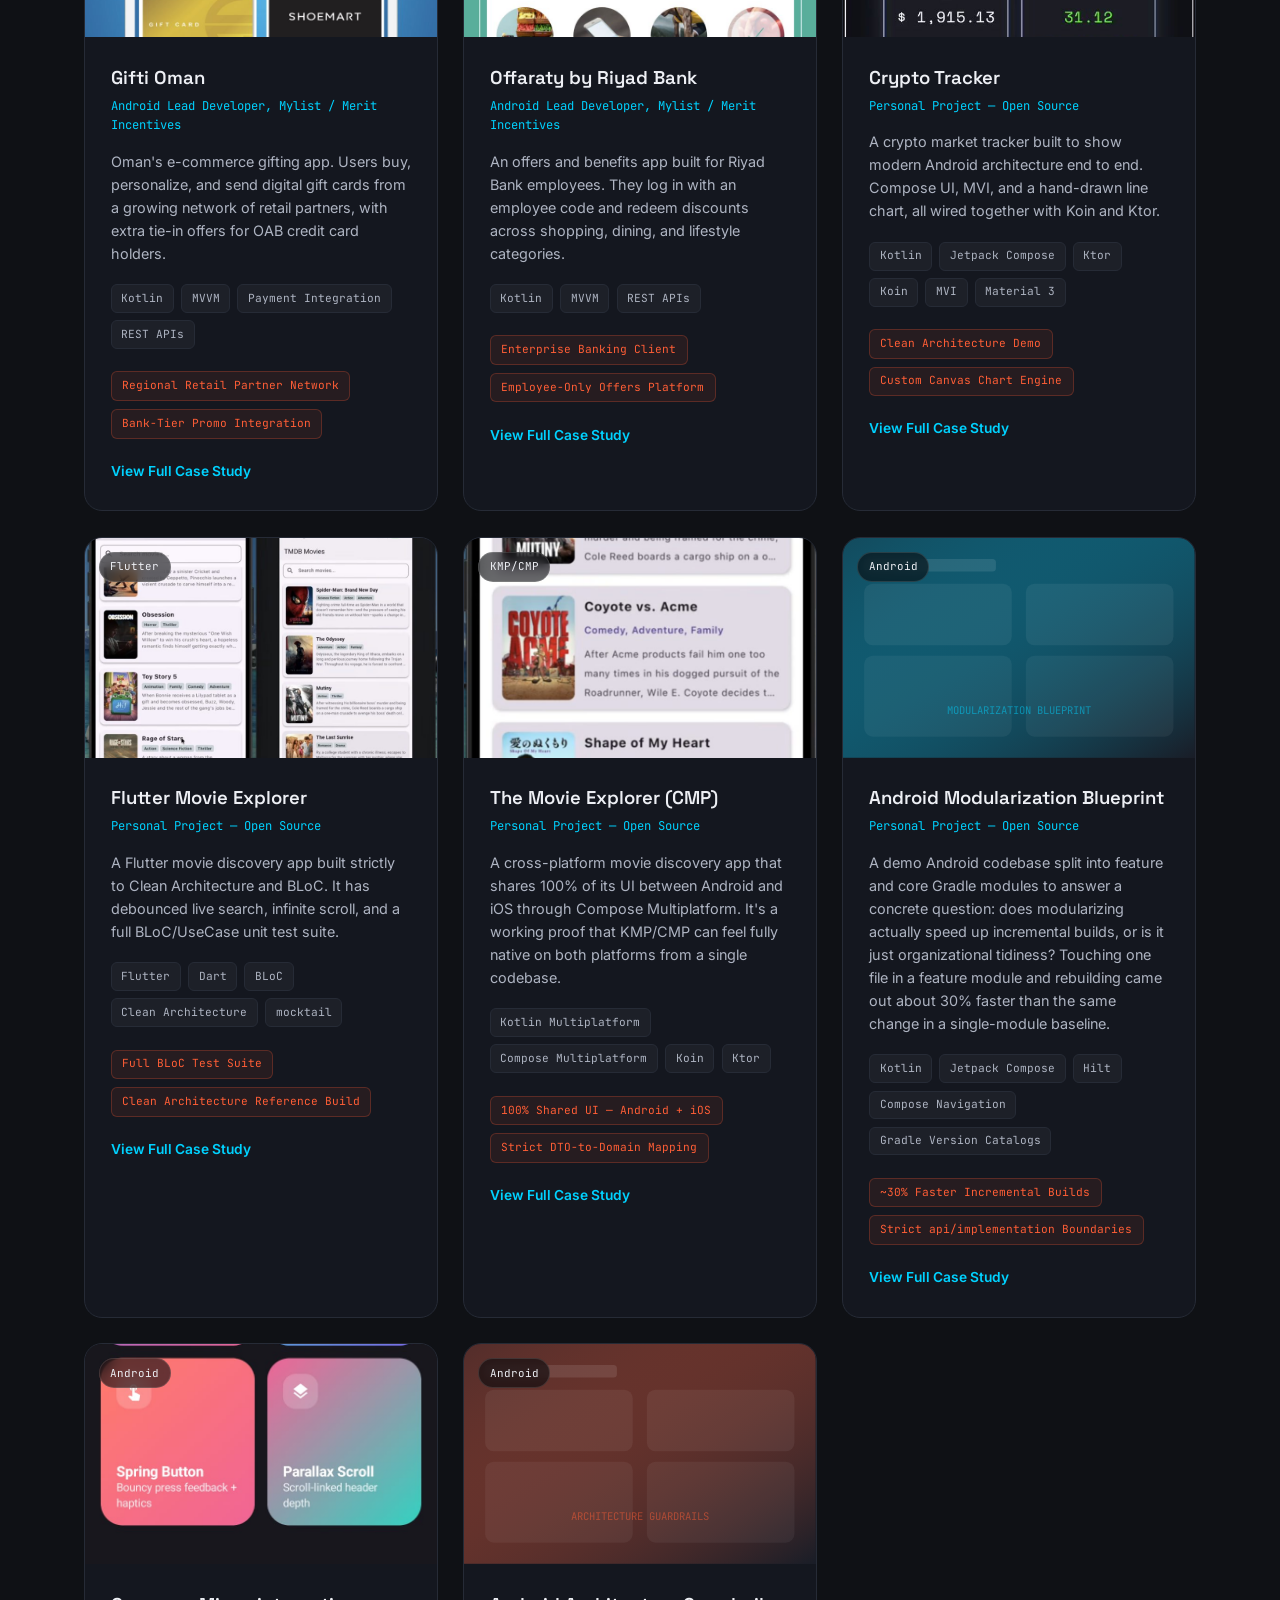
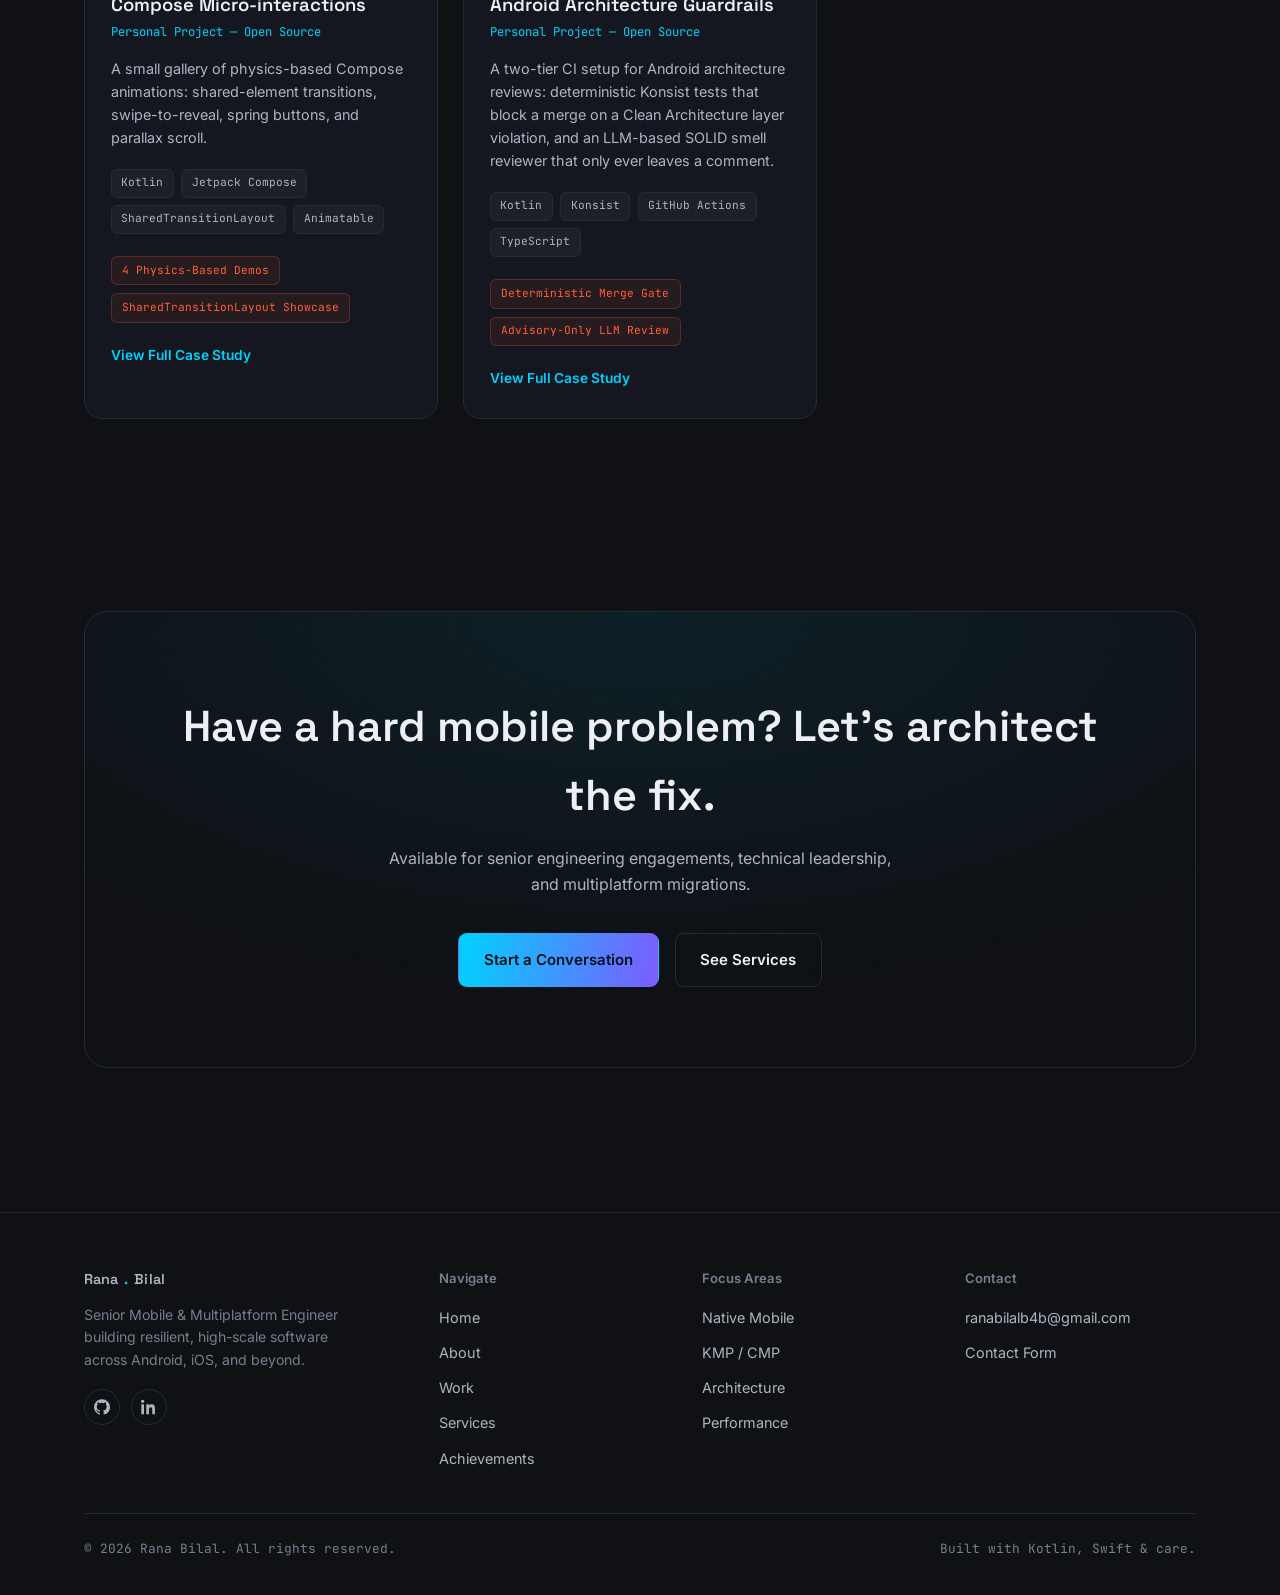
<file: projects.html>
<!DOCTYPE html>
<html lang="en">
<head>
<meta charset="UTF-8">
<meta name="viewport" content="width=device-width, initial-scale=1.0">
<title>Engineering Showcase — Rana Bilal</title>
<meta name="description" content="Selected Android, Flutter, and Kotlin Multiplatform engineering work by Rana Bilal, including production apps used by hundreds of thousands of people daily.">
<link rel="preconnect" href="https://fonts.googleapis.com">
<link href="https://fonts.googleapis.com/css2?family=Space+Grotesk:wght@500;600;700&family=Inter:wght@400;500;600&family=JetBrains+Mono:wght@400;500&display=swap" rel="stylesheet">
<link rel="stylesheet" href="assets/css/style.css">
</head>
<body>

<div class="ambient" aria-hidden="true">
  <span class="b1"></span>
  <span class="b2"></span>
  <span class="b3"></span>
</div>

<!-- ============ NAV ============ -->
<header class="site-nav">
  <div class="wrap">
    <a href="index.html" class="brand">Rana<span class="dot">.</span>Bilal <small>/ ENGINEER</small></a>
    <nav>
      <ul class="nav-links" id="navLinks">
        <li><a href="index.html">Home</a></li>
        <li><a href="about.html">About</a></li>
        <li><a href="projects.html" class="active">Work</a></li>
        <li><a href="services.html">Services</a></li>
        <li><a href="achievements.html">Achievements</a></li>
        <li><a href="contact.html">Contact</a></li>
        <li><a href="contact.html" class="btn btn-primary nav-cta-mobile">Hire Me</a></li>
      </ul>
    </nav>
    <a href="contact.html" class="nav-cta">Hire Me</a>
    <button class="nav-toggle" id="navToggle" aria-label="Toggle navigation" aria-expanded="false">
      <span></span>
    </button>
  </div>
</header>

<main>

  <!-- ============ PAGE HEADER ============ -->
  <section class="page-header">
    <div class="wrap">
      <div class="eyebrow-line"><span class="rule"></span> Engineering Showcase</div>
      <h1>Selected systems, shipped and hardened</h1>
      <p>Ten engagements spanning native mobile, Kotlin Multiplatform, and the full-stack systems that back them. Filter by discipline or browse everything.</p>
    </div>
  </section>

  <!-- ============ FILTER + GRID ============ -->
  <section class="section" style="padding-top:20px;">
    <div class="wrap">

      <div class="filter-bar reveal" role="tablist" aria-label="Project category filter">
        <button class="filter-btn active" data-filter="all" role="tab" aria-selected="true">All Projects <span class="count">(11)</span></button>
        <button class="filter-btn" data-filter="android" role="tab" aria-selected="false">Native Android <span class="count">(9)</span></button>
        <button class="filter-btn" data-filter="flutter" role="tab" aria-selected="false">Flutter <span class="count">(1)</span></button>
        <button class="filter-btn" data-filter="cmp" role="tab" aria-selected="false">KMP / CMP <span class="count">(1)</span></button>
      </div>

      <div class="showcase-grid reveal" id="showcaseGrid">
        <article class="showcase-card" data-cat="android" data-modal="motive-driver">
          <div class="thumb">
            <img src="assets/img/motive-driver.jpg" alt="Motive Driver App thumbnail">
            <span class="cat-tag">Android</span>
          </div>
          <div class="body">
            <h3>Motive Driver App</h3>
            <p class="subtitle">Android Pod Lead, Motive (ex-KeepTruckin)</p>
            <p class="summary">The primary Android client for hundreds of thousands of commercial drivers across North America, keeping them compliant with FMCSA and CCMTA electronic-logging rules. I owned the core ELD/HOS workflows and the Bluetooth pairing layer that talks to Motive's in-cab Vehicle Gateway hardware.</p>
            <div class="pill-row"><span class="pill">Kotlin</span><span class="pill">Jetpack Compose</span><span class="pill">MVVM/MVI</span><span class="pill">Bluetooth (BLE)</span><span class="pill">Room</span><span class="pill">Firebase Crashlytics</span></div>
            <div class="badge-impact-row"><span class="badge-impact">1M+ Installs</span><span class="badge-impact">4.5★ Play Store</span><span class="badge-impact">FMCSA &amp; CCMTA Compliant</span></div>
            <span class="card-link">View Full Case Study</span>
          </div>
        </article>

        <article class="showcase-card" data-cat="android" data-modal="motive-fleet">
          <div class="thumb">
            <img src="assets/img/motive-fleet.jpg" alt="Motive Fleet App thumbnail">
            <span class="cat-tag">Android</span>
          </div>
          <div class="body">
            <h3>Motive Fleet App</h3>
            <p class="subtitle">Android Pod Lead, Motive (ex-KeepTruckin)</p>
            <p class="summary">The companion app for fleet managers and dispatchers. From one map view they get real-time GPS tracking, vehicle health telematics, and remote ELD compliance status across the whole fleet.</p>
            <div class="pill-row"><span class="pill">Kotlin</span><span class="pill">Jetpack Compose</span><span class="pill">Google Maps SDK</span><span class="pill">REST APIs</span><span class="pill">MVVM</span></div>
            <div class="badge-impact-row"><span class="badge-impact">100K+ Installs</span><span class="badge-impact">Real-Time Fleet Visibility</span></div>
            <span class="card-link">View Full Case Study</span>
          </div>
        </article>

        <article class="showcase-card" data-cat="android" data-modal="airmiles">
          <div class="thumb">
            <img src="assets/img/airmiles.jpg" alt="Airmiles App thumbnail">
            <span class="cat-tag">Android</span>
          </div>
          <div class="body">
            <h3>Airmiles App</h3>
            <p class="subtitle">Android Lead Developer, Mylist / Merit Incentives</p>
            <p class="summary">A regional loyalty rewards app I built from architecture through Play Store launch. Members track their Air Miles balance, browse partner offers, and redeem rewards on the go.</p>
            <div class="pill-row"><span class="pill">Kotlin</span><span class="pill">MVVM</span><span class="pill">REST APIs</span><span class="pill">Push Notifications</span></div>
            <div class="badge-impact-row"><span class="badge-impact">Greenfield Build to Launch</span><span class="badge-impact">Middle East Loyalty Network</span></div>
            <span class="card-link">View Full Case Study</span>
          </div>
        </article>

        <article class="showcase-card" data-cat="android" data-modal="gifti-oman">
          <div class="thumb">
            <img src="assets/img/gifti-oman.jpg" alt="Gifti Oman thumbnail">
            <span class="cat-tag">Android</span>
          </div>
          <div class="body">
            <h3>Gifti Oman</h3>
            <p class="subtitle">Android Lead Developer, Mylist / Merit Incentives</p>
            <p class="summary">Oman's e-commerce gifting app. Users buy, personalize, and send digital gift cards from a growing network of retail partners, with extra tie-in offers for OAB credit card holders.</p>
            <div class="pill-row"><span class="pill">Kotlin</span><span class="pill">MVVM</span><span class="pill">Payment Integration</span><span class="pill">REST APIs</span></div>
            <div class="badge-impact-row"><span class="badge-impact">Regional Retail Partner Network</span><span class="badge-impact">Bank-Tier Promo Integration</span></div>
            <span class="card-link">View Full Case Study</span>
          </div>
        </article>

        <article class="showcase-card" data-cat="android" data-modal="offaraty">
          <div class="thumb">
            <img src="assets/img/offaraty.jpg" alt="Offaraty by Riyad Bank thumbnail">
            <span class="cat-tag">Android</span>
          </div>
          <div class="body">
            <h3>Offaraty by Riyad Bank</h3>
            <p class="subtitle">Android Lead Developer, Mylist / Merit Incentives</p>
            <p class="summary">An offers and benefits app built for Riyad Bank employees. They log in with an employee code and redeem discounts across shopping, dining, and lifestyle categories.</p>
            <div class="pill-row"><span class="pill">Kotlin</span><span class="pill">MVVM</span><span class="pill">REST APIs</span></div>
            <div class="badge-impact-row"><span class="badge-impact">Enterprise Banking Client</span><span class="badge-impact">Employee-Only Offers Platform</span></div>
            <span class="card-link">View Full Case Study</span>
          </div>
        </article>

        <article class="showcase-card" data-cat="android" data-modal="crypto-tracker">
          <div class="thumb">
            <img src="assets/img/crypto-tracker.jpg" alt="Crypto Tracker thumbnail">
            <span class="cat-tag">Android</span>
          </div>
          <div class="body">
            <h3>Crypto Tracker</h3>
            <p class="subtitle">Personal Project — Open Source</p>
            <p class="summary">A crypto market tracker built to show modern Android architecture end to end. Compose UI, MVI, and a hand-drawn line chart, all wired together with Koin and Ktor.</p>
            <div class="pill-row"><span class="pill">Kotlin</span><span class="pill">Jetpack Compose</span><span class="pill">Ktor</span><span class="pill">Koin</span><span class="pill">MVI</span><span class="pill">Material 3</span></div>
            <div class="badge-impact-row"><span class="badge-impact">Clean Architecture Demo</span><span class="badge-impact">Custom Canvas Chart Engine</span></div>
            <span class="card-link">View Full Case Study</span>
          </div>
        </article>

        <article class="showcase-card" data-cat="flutter" data-modal="flutter-movie-explorer">
          <div class="thumb">
            <img src="assets/img/flutter-movie-explorer.jpg" alt="Flutter Movie Explorer thumbnail">
            <span class="cat-tag">Flutter</span>
          </div>
          <div class="body">
            <h3>Flutter Movie Explorer</h3>
            <p class="subtitle">Personal Project — Open Source</p>
            <p class="summary">A Flutter movie discovery app built strictly to Clean Architecture and BLoC. It has debounced live search, infinite scroll, and a full BLoC/UseCase unit test suite.</p>
            <div class="pill-row"><span class="pill">Flutter</span><span class="pill">Dart</span><span class="pill">BLoC</span><span class="pill">Clean Architecture</span><span class="pill">mocktail</span></div>
            <div class="badge-impact-row"><span class="badge-impact">Full BLoC Test Suite</span><span class="badge-impact">Clean Architecture Reference Build</span></div>
            <span class="card-link">View Full Case Study</span>
          </div>
        </article>

        <article class="showcase-card" data-cat="cmp" data-modal="cmp-movie-explorer">
          <div class="thumb">
            <img src="assets/img/cmp-movie-explorer.jpg" alt="The Movie Explorer (CMP) thumbnail">
            <span class="cat-tag">KMP/CMP</span>
          </div>
          <div class="body">
            <h3>The Movie Explorer (CMP)</h3>
            <p class="subtitle">Personal Project — Open Source</p>
            <p class="summary">A cross-platform movie discovery app that shares 100% of its UI between Android and iOS through Compose Multiplatform. It's a working proof that KMP/CMP can feel fully native on both platforms from a single codebase.</p>
            <div class="pill-row"><span class="pill">Kotlin Multiplatform</span><span class="pill">Compose Multiplatform</span><span class="pill">Koin</span><span class="pill">Ktor</span></div>
            <div class="badge-impact-row"><span class="badge-impact">100% Shared UI — Android + iOS</span><span class="badge-impact">Strict DTO-to-Domain Mapping</span></div>
            <span class="card-link">View Full Case Study</span>
          </div>
        </article>

        <article class="showcase-card" data-cat="android" data-modal="android-modularization-blueprint">
          <div class="thumb">
            <svg viewBox="0 0 400 250" xmlns="http://www.w3.org/2000/svg">
            <defs><linearGradient id="tg-modularization" x1="0" y1="0" x2="1" y2="1">
              <stop offset="0%" stop-color="var(--blue)" stop-opacity=".25"/>
              <stop offset="100%" stop-color="var(--bg-2)"/>
            </linearGradient></defs>
            <rect width="400" height="250" fill="url(#tg-modularization)"/>
            <rect x="24" y="24" width="150" height="14" rx="4" fill="#ffffff" opacity=".1"/>
            <rect x="24" y="52" width="168" height="70" rx="10" fill="#ffffff" opacity=".06"/>
            <rect x="208" y="52" width="168" height="70" rx="10" fill="#ffffff" opacity=".06"/>
            <rect x="24" y="134" width="168" height="92" rx="10" fill="#ffffff" opacity=".05"/>
            <rect x="208" y="134" width="168" height="92" rx="10" fill="#ffffff" opacity=".05"/>
            <text x="200" y="200" font-family="JetBrains Mono, monospace" font-size="12" fill="var(--blue)" text-anchor="middle" opacity=".5">MODULARIZATION BLUEPRINT</text>
          </svg>
            <span class="cat-tag">Android</span>
          </div>
          <div class="body">
            <h3>Android Modularization Blueprint</h3>
            <p class="subtitle">Personal Project — Open Source</p>
            <p class="summary">A demo Android codebase split into feature and core Gradle modules to answer a concrete question: does modularizing actually speed up incremental builds, or is it just organizational tidiness? Touching one file in a feature module and rebuilding came out about 30% faster than the same change in a single-module baseline.</p>
            <div class="pill-row"><span class="pill">Kotlin</span><span class="pill">Jetpack Compose</span><span class="pill">Hilt</span><span class="pill">Compose Navigation</span><span class="pill">Gradle Version Catalogs</span></div>
            <div class="badge-impact-row"><span class="badge-impact">~30% Faster Incremental Builds</span><span class="badge-impact">Strict api/implementation Boundaries</span></div>
            <span class="card-link">View Full Case Study</span>
          </div>
        </article>

        <article class="showcase-card" data-cat="android" data-modal="compose-microinteractions">
          <div class="thumb">
            <img src="assets/img/compose-microinteractions.jpg" alt="Compose Micro-interactions thumbnail">
            <span class="cat-tag">Android</span>
          </div>
          <div class="body">
            <h3>Compose Micro-interactions</h3>
            <p class="subtitle">Personal Project — Open Source</p>
            <p class="summary">A small gallery of physics-based Compose animations: shared-element transitions, swipe-to-reveal, spring buttons, and parallax scroll.</p>
            <div class="pill-row"><span class="pill">Kotlin</span><span class="pill">Jetpack Compose</span><span class="pill">SharedTransitionLayout</span><span class="pill">Animatable</span></div>
            <div class="badge-impact-row"><span class="badge-impact">4 Physics-Based Demos</span><span class="badge-impact">SharedTransitionLayout Showcase</span></div>
            <span class="card-link">View Full Case Study</span>
          </div>
        </article>

        <article class="showcase-card" data-cat="android" data-modal="android-architecture-guardrails">
          <div class="thumb">
            <svg viewBox="0 0 400 250" xmlns="http://www.w3.org/2000/svg">
            <defs><linearGradient id="tg-guardrails" x1="0" y1="0" x2="1" y2="1">
              <stop offset="0%" stop-color="var(--orange)" stop-opacity=".25"/>
              <stop offset="100%" stop-color="var(--bg-2)"/>
            </linearGradient></defs>
            <rect width="400" height="250" fill="url(#tg-guardrails)"/>
            <rect x="24" y="24" width="150" height="14" rx="4" fill="#ffffff" opacity=".1"/>
            <rect x="24" y="52" width="168" height="70" rx="10" fill="#ffffff" opacity=".06"/>
            <rect x="208" y="52" width="168" height="70" rx="10" fill="#ffffff" opacity=".06"/>
            <rect x="24" y="134" width="168" height="92" rx="10" fill="#ffffff" opacity=".05"/>
            <rect x="208" y="134" width="168" height="92" rx="10" fill="#ffffff" opacity=".05"/>
            <text x="200" y="200" font-family="JetBrains Mono, monospace" font-size="12" fill="var(--orange)" text-anchor="middle" opacity=".5">ARCHITECTURE GUARDRAILS</text>
          </svg>
            <span class="cat-tag">Android</span>
          </div>
          <div class="body">
            <h3>Android Architecture Guardrails</h3>
            <p class="subtitle">Personal Project — Open Source</p>
            <p class="summary">A two-tier CI setup for Android architecture reviews: deterministic Konsist tests that block a merge on a Clean Architecture layer violation, and an LLM-based SOLID smell reviewer that only ever leaves a comment.</p>
            <div class="pill-row"><span class="pill">Kotlin</span><span class="pill">Konsist</span><span class="pill">GitHub Actions</span><span class="pill">TypeScript</span></div>
            <div class="badge-impact-row"><span class="badge-impact">Deterministic Merge Gate</span><span class="badge-impact">Advisory-Only LLM Review</span></div>
            <span class="card-link">View Full Case Study</span>
          </div>
        </article>
      </div>

      <p id="emptyState" style="display:none; color:var(--text-2); font-family:var(--font-mono); font-size:.9rem; margin-top:1rem;">No projects in this category yet.</p>
    </div>
  </section>

  <!-- ============ CLOSING CTA ============ -->
  <section class="section" id="contact-cta">
    <div class="wrap">
      <div class="closing reveal">
        <h2>Have a hard mobile problem? Let's architect the fix.</h2>
        <p>Available for senior engineering engagements, technical leadership, and multiplatform migrations.</p>
        <div class="cta-row">
          <a href="contact.html" class="btn btn-primary">Start a Conversation</a>
          <a href="services.html" class="btn btn-ghost">See Services</a>
        </div>
      </div>
    </div>
  </section>

</main>

<!-- ============ FOOTER ============ -->
<footer class="site-footer">
  <div class="wrap">
    <div class="footer-grid">
      <div class="footer-brand">
        <a href="index.html" class="brand">Rana<span class="dot">.</span>Bilal</a>
        <p>Senior Mobile &amp; Multiplatform Engineer building resilient, high-scale software across Android, iOS, and beyond.</p>
        <div class="social-row">
          <a href="https://github.com/ranab4b" aria-label="GitHub" target="_blank" rel="noopener">
            <svg width="16" height="16" viewBox="0 0 24 24" fill="currentColor"><path d="M12 .5A11.5 11.5 0 000 12.1c0 5.16 3.29 9.53 7.86 11.08.58.11.79-.26.79-.57v-2.02c-3.2.72-3.88-1.57-3.88-1.57-.52-1.36-1.28-1.72-1.28-1.72-1.05-.74.08-.72.08-.72 1.16.08 1.77 1.22 1.77 1.22 1.03 1.8 2.7 1.28 3.36.98.1-.76.4-1.28.73-1.58-2.55-.3-5.24-1.32-5.24-5.86 0-1.29.45-2.35 1.19-3.18-.12-.3-.52-1.53.11-3.19 0 0 .98-.32 3.2 1.22a10.9 10.9 0 015.83 0c2.21-1.54 3.19-1.22 3.19-1.22.63 1.66.23 2.89.11 3.19.74.83 1.19 1.89 1.19 3.18 0 4.55-2.7 5.55-5.26 5.85.41.37.78 1.1.78 2.22v3.29c0 .31.21.69.8.57A11.5 11.5 0 0024 12.1 11.5 11.5 0 0012 .5z"/></svg>
          </a>
          <a href="https://www.linkedin.com/in/rana-bilal-88a166a5/" aria-label="LinkedIn" target="_blank" rel="noopener">
            <svg width="16" height="16" viewBox="0 0 24 24" fill="currentColor"><path d="M4.98 3.5C4.98 4.88 3.9 6 2.5 6S0 4.88 0 3.5 1.1 1 2.5 1s2.48 1.12 2.48 2.5zM.5 8h4V23h-4V8zM8.5 8h3.8v2.05h.05c.53-.99 1.83-2.05 3.77-2.05 4.03 0 4.77 2.62 4.77 6.03V23h-4v-6.9c0-1.64-.03-3.75-2.29-3.75-2.3 0-2.65 1.79-2.65 3.63V23h-4V8z"/></svg>
          </a>
        </div>
      </div>
      <div>
        <h4>Navigate</h4>
        <ul>
          <li><a href="index.html">Home</a></li>
          <li><a href="about.html">About</a></li>
          <li><a href="projects.html">Work</a></li>
          <li><a href="services.html">Services</a></li>
          <li><a href="achievements.html">Achievements</a></li>
        </ul>
      </div>
      <div>
        <h4>Focus Areas</h4>
        <ul>
          <li><a href="projects.html">Native Mobile</a></li>
          <li><a href="projects.html">KMP / CMP</a></li>
          <li><a href="projects.html">Architecture</a></li>
          <li><a href="projects.html">Performance</a></li>
        </ul>
      </div>
      <div>
        <h4>Contact</h4>
        <ul>
          <li><a href="mailto:ranabilalb4b@gmail.com">ranabilalb4b@gmail.com</a></li>
          <li><a href="contact.html">Contact Form</a></li>
        </ul>
      </div>
    </div>
    <div class="footer-bottom">
      <span>&copy; <span id="year"></span> Rana Bilal. All rights reserved.</span>
      <span>Built with Kotlin, Swift &amp; care.</span>
    </div>
  </div>
</footer>

<!-- ============ PROJECT MODAL ============ -->
<div class="modal-overlay" id="modalOverlay">
  <div class="modal" id="modalContent" role="dialog" aria-modal="true"></div>
</div>

<script src="assets/js/main.js"></script>
</body>
</html>
</file>
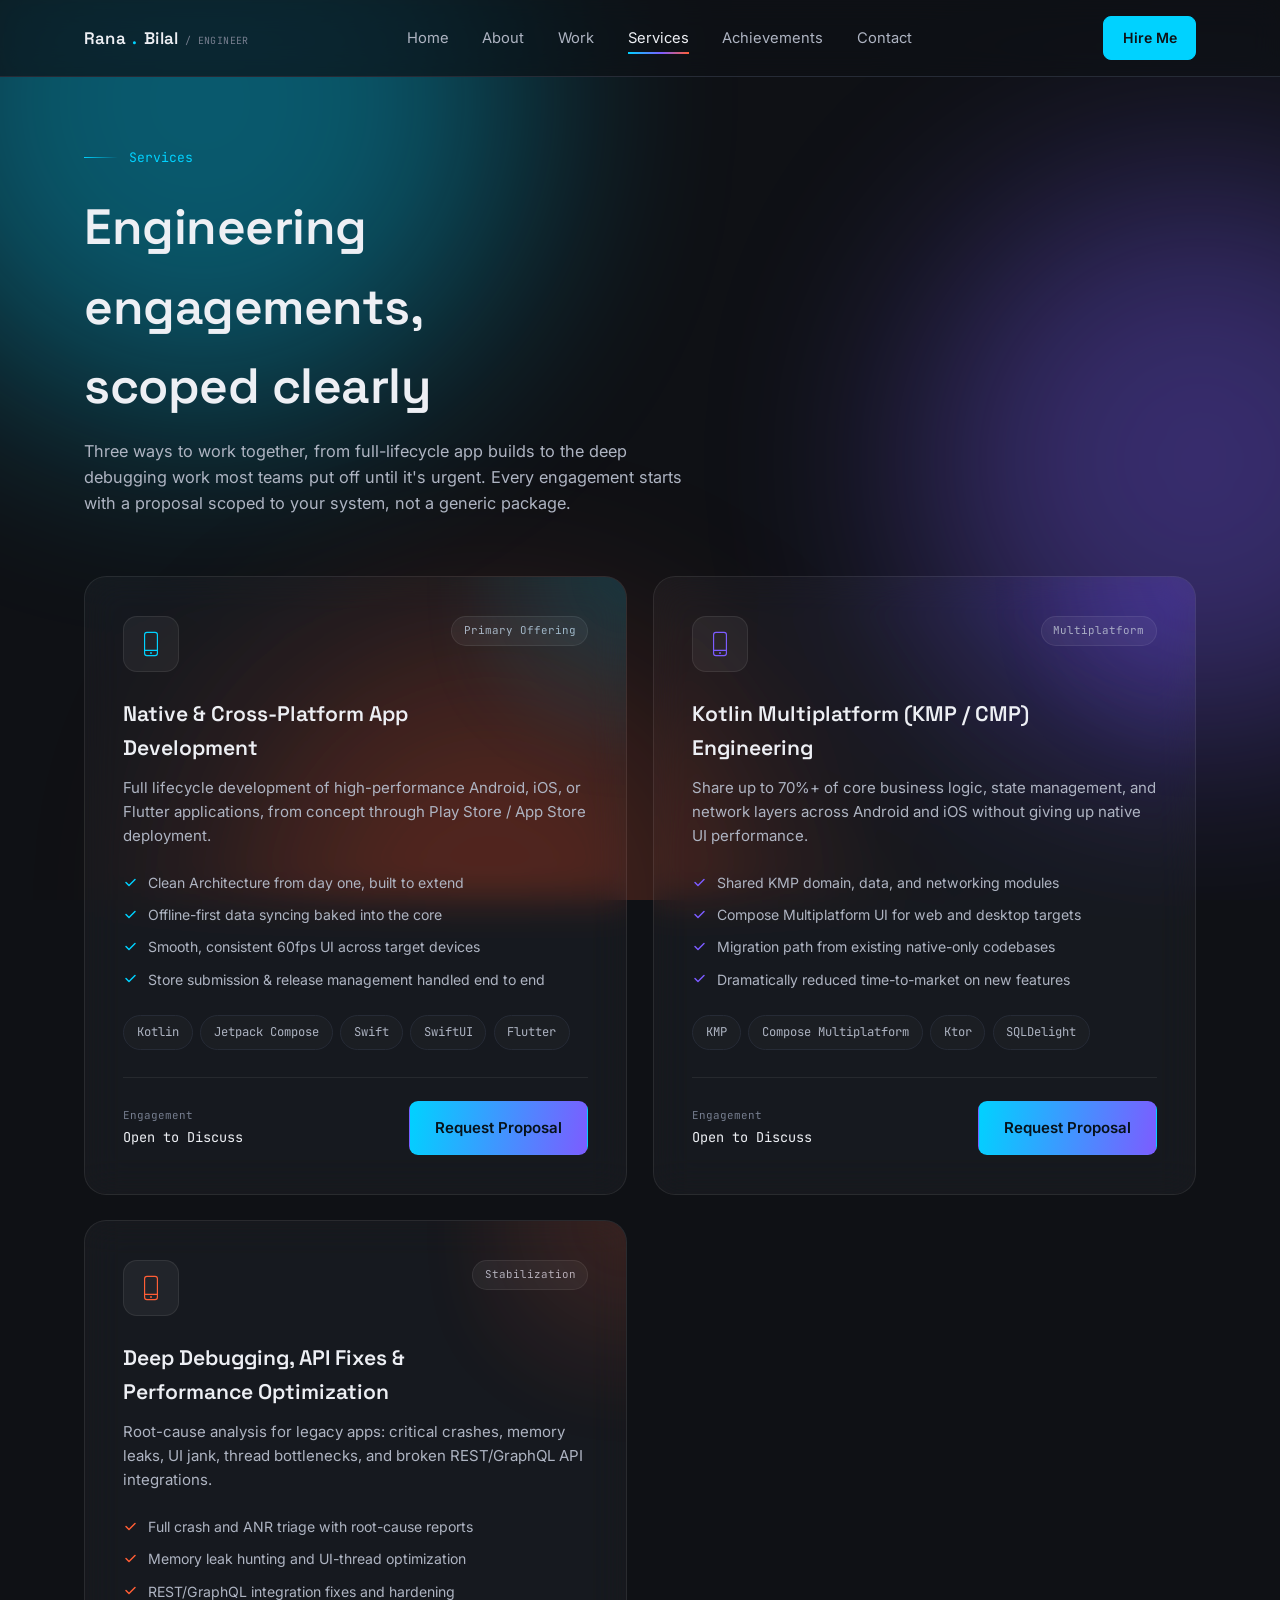
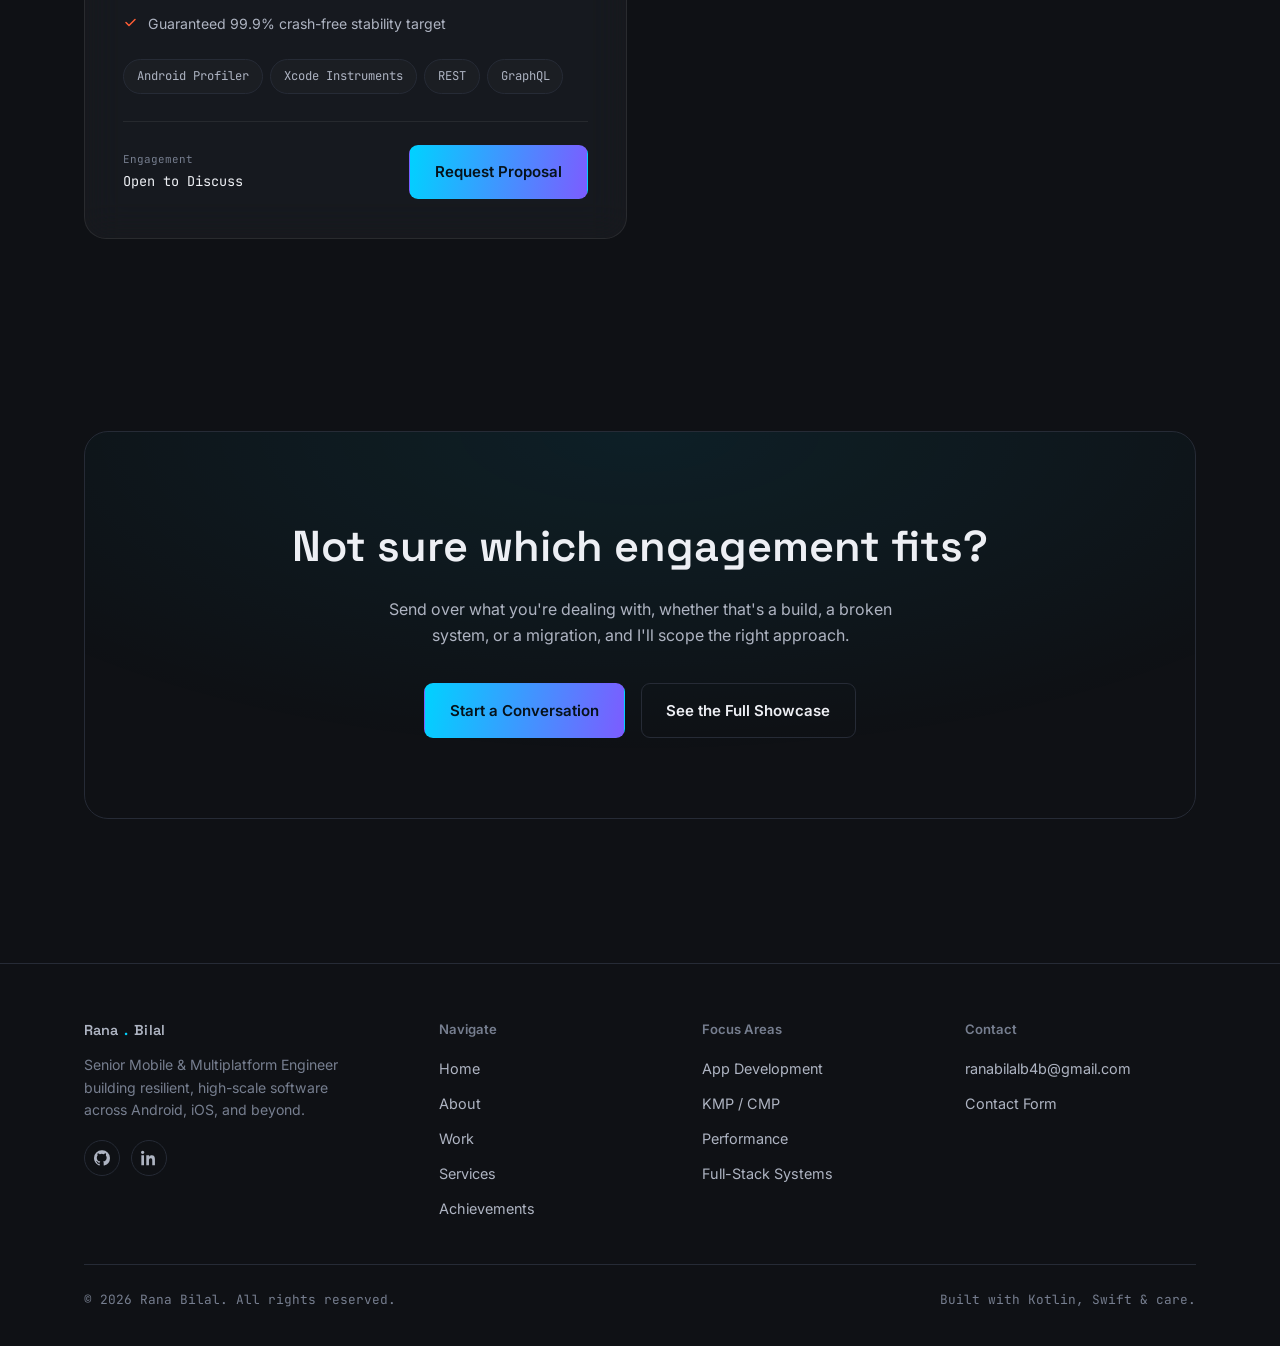
<file: services.html>
<!DOCTYPE html>
<html lang="en">
<head>
<meta charset="UTF-8">
<meta name="viewport" content="width=device-width, initial-scale=1.0">
<title>Services — Rana Bilal</title>
<meta name="description" content="Engineering services from Rana Bilal: native Android and cross-platform app development, Kotlin Multiplatform engineering, and performance debugging.">
<link rel="preconnect" href="https://fonts.googleapis.com">
<link href="https://fonts.googleapis.com/css2?family=Space+Grotesk:wght@500;600;700&family=Inter:wght@400;500;600&family=JetBrains+Mono:wght@400;500&display=swap" rel="stylesheet">
<link rel="stylesheet" href="assets/css/style.css">
</head>
<body>

<div class="ambient" aria-hidden="true">
  <span class="b1"></span>
  <span class="b2"></span>
  <span class="b3"></span>
</div>

<!-- ============ NAV ============ -->
<header class="site-nav">
  <div class="wrap">
    <a href="index.html" class="brand">Rana<span class="dot">.</span>Bilal <small>/ ENGINEER</small></a>
    <nav>
      <ul class="nav-links" id="navLinks">
        <li><a href="index.html">Home</a></li>
        <li><a href="about.html">About</a></li>
        <li><a href="projects.html">Work</a></li>
        <li><a href="services.html" class="active">Services</a></li>
        <li><a href="achievements.html">Achievements</a></li>
        <li><a href="contact.html">Contact</a></li>
        <li><a href="contact.html" class="btn btn-primary nav-cta-mobile">Hire Me</a></li>
      </ul>
    </nav>
    <a href="contact.html" class="nav-cta">Hire Me</a>
    <button class="nav-toggle" id="navToggle" aria-label="Toggle navigation" aria-expanded="false">
      <span></span>
    </button>
  </div>
</header>

<main>

  <!-- ============ PAGE HEADER ============ -->
  <section class="page-header">
    <div class="wrap">
      <div class="eyebrow-line"><span class="rule"></span> Services</div>
      <h1>Engineering engagements, scoped clearly</h1>
      <p>Three ways to work together, from full-lifecycle app builds to the deep debugging work most teams put off until it's urgent. Every engagement starts with a proposal scoped to your system, not a generic package.</p>
    </div>
  </section>

  <!-- ============ SERVICES GRID ============ -->
  <section class="section" style="padding-top:20px;">
    <div class="wrap">
      <div class="services-grid" id="servicesGrid">
        <article class="service-card reveal" style="--glow-color: var(--blue);">
          <div class="top-row">
            <div class="service-icon"><svg viewBox="0 0 48 48" fill="none" xmlns="http://www.w3.org/2000/svg"><rect x="13" y="4" width="22" height="40" rx="4" stroke="currentColor" stroke-width="2"/><line x1="13" y1="35" x2="35" y2="35" stroke="currentColor" stroke-width="2"/><circle cx="24" cy="39.5" r="1.6" fill="currentColor"/></svg></div>
            <span class="service-tag">Primary Offering</span>
          </div>
          <h3>Native &amp; Cross-Platform App Development</h3>
          <p class="desc">Full lifecycle development of high-performance Android, iOS, or Flutter applications, from concept through Play Store / App Store deployment.</p>
          <ul class="deliverables"><li><svg viewBox="0 0 20 20" fill="none"><path d="M4 10l4 4 8-8" stroke="currentColor" stroke-width="2" stroke-linecap="round" stroke-linejoin="round"/></svg> Clean Architecture from day one, built to extend</li><li><svg viewBox="0 0 20 20" fill="none"><path d="M4 10l4 4 8-8" stroke="currentColor" stroke-width="2" stroke-linecap="round" stroke-linejoin="round"/></svg> Offline-first data syncing baked into the core</li><li><svg viewBox="0 0 20 20" fill="none"><path d="M4 10l4 4 8-8" stroke="currentColor" stroke-width="2" stroke-linecap="round" stroke-linejoin="round"/></svg> Smooth, consistent 60fps UI across target devices</li><li><svg viewBox="0 0 20 20" fill="none"><path d="M4 10l4 4 8-8" stroke="currentColor" stroke-width="2" stroke-linecap="round" stroke-linejoin="round"/></svg> Store submission &amp; release management handled end to end</li></ul>
          <div class="stack-badges"><span class="badge">Kotlin</span><span class="badge">Jetpack Compose</span><span class="badge">Swift</span><span class="badge">SwiftUI</span><span class="badge">Flutter</span></div>
          <div class="service-footer">
            <div class="price-tag"><span>Engagement</span>Open to Discuss</div>
            <a href="contact.html" class="btn btn-primary">Request Proposal</a>
          </div>
        </article>

        <article class="service-card reveal" style="--glow-color: var(--violet);">
          <div class="top-row">
            <div class="service-icon"><svg viewBox="0 0 48 48" fill="none" xmlns="http://www.w3.org/2000/svg"><rect x="13" y="4" width="22" height="40" rx="4" stroke="currentColor" stroke-width="2"/><line x1="13" y1="35" x2="35" y2="35" stroke="currentColor" stroke-width="2"/><circle cx="24" cy="39.5" r="1.6" fill="currentColor"/></svg></div>
            <span class="service-tag">Multiplatform</span>
          </div>
          <h3>Kotlin Multiplatform (KMP / CMP) Engineering</h3>
          <p class="desc">Share up to 70%+ of core business logic, state management, and network layers across Android and iOS without giving up native UI performance.</p>
          <ul class="deliverables"><li><svg viewBox="0 0 20 20" fill="none"><path d="M4 10l4 4 8-8" stroke="currentColor" stroke-width="2" stroke-linecap="round" stroke-linejoin="round"/></svg> Shared KMP domain, data, and networking modules</li><li><svg viewBox="0 0 20 20" fill="none"><path d="M4 10l4 4 8-8" stroke="currentColor" stroke-width="2" stroke-linecap="round" stroke-linejoin="round"/></svg> Compose Multiplatform UI for web and desktop targets</li><li><svg viewBox="0 0 20 20" fill="none"><path d="M4 10l4 4 8-8" stroke="currentColor" stroke-width="2" stroke-linecap="round" stroke-linejoin="round"/></svg> Migration path from existing native-only codebases</li><li><svg viewBox="0 0 20 20" fill="none"><path d="M4 10l4 4 8-8" stroke="currentColor" stroke-width="2" stroke-linecap="round" stroke-linejoin="round"/></svg> Dramatically reduced time-to-market on new features</li></ul>
          <div class="stack-badges"><span class="badge">KMP</span><span class="badge">Compose Multiplatform</span><span class="badge">Ktor</span><span class="badge">SQLDelight</span></div>
          <div class="service-footer">
            <div class="price-tag"><span>Engagement</span>Open to Discuss</div>
            <a href="contact.html" class="btn btn-primary">Request Proposal</a>
          </div>
        </article>

        <article class="service-card reveal" style="--glow-color: var(--orange);">
          <div class="top-row">
            <div class="service-icon"><svg viewBox="0 0 48 48" fill="none" xmlns="http://www.w3.org/2000/svg"><rect x="13" y="4" width="22" height="40" rx="4" stroke="currentColor" stroke-width="2"/><line x1="13" y1="35" x2="35" y2="35" stroke="currentColor" stroke-width="2"/><circle cx="24" cy="39.5" r="1.6" fill="currentColor"/></svg></div>
            <span class="service-tag">Stabilization</span>
          </div>
          <h3>Deep Debugging, API Fixes &amp; Performance Optimization</h3>
          <p class="desc">Root-cause analysis for legacy apps: critical crashes, memory leaks, UI jank, thread bottlenecks, and broken REST/GraphQL API integrations.</p>
          <ul class="deliverables"><li><svg viewBox="0 0 20 20" fill="none"><path d="M4 10l4 4 8-8" stroke="currentColor" stroke-width="2" stroke-linecap="round" stroke-linejoin="round"/></svg> Full crash and ANR triage with root-cause reports</li><li><svg viewBox="0 0 20 20" fill="none"><path d="M4 10l4 4 8-8" stroke="currentColor" stroke-width="2" stroke-linecap="round" stroke-linejoin="round"/></svg> Memory leak hunting and UI-thread optimization</li><li><svg viewBox="0 0 20 20" fill="none"><path d="M4 10l4 4 8-8" stroke="currentColor" stroke-width="2" stroke-linecap="round" stroke-linejoin="round"/></svg> REST/GraphQL integration fixes and hardening</li><li><svg viewBox="0 0 20 20" fill="none"><path d="M4 10l4 4 8-8" stroke="currentColor" stroke-width="2" stroke-linecap="round" stroke-linejoin="round"/></svg> Guaranteed 99.9% crash-free stability target</li></ul>
          <div class="stack-badges"><span class="badge">Android Profiler</span><span class="badge">Xcode Instruments</span><span class="badge">REST</span><span class="badge">GraphQL</span></div>
          <div class="service-footer">
            <div class="price-tag"><span>Engagement</span>Open to Discuss</div>
            <a href="contact.html" class="btn btn-primary">Request Proposal</a>
          </div>
        </article>
      </div>
    </div>
  </section>

  <!-- ============ CLOSING CTA ============ -->
  <section class="section" id="contact-cta">
    <div class="wrap">
      <div class="closing reveal">
        <h2>Not sure which engagement fits?</h2>
        <p>Send over what you're dealing with, whether that's a build, a broken system, or a migration, and I'll scope the right approach.</p>
        <div class="cta-row">
          <a href="contact.html" class="btn btn-primary">Start a Conversation</a>
          <a href="projects.html" class="btn btn-ghost">See the Full Showcase</a>
        </div>
      </div>
    </div>
  </section>

</main>

<!-- ============ FOOTER ============ -->
<footer class="site-footer">
  <div class="wrap">
    <div class="footer-grid">
      <div class="footer-brand">
        <a href="index.html" class="brand">Rana<span class="dot">.</span>Bilal</a>
        <p>Senior Mobile &amp; Multiplatform Engineer building resilient, high-scale software across Android, iOS, and beyond.</p>
        <div class="social-row">
          <a href="https://github.com/ranab4b" aria-label="GitHub" target="_blank" rel="noopener">
            <svg width="16" height="16" viewBox="0 0 24 24" fill="currentColor"><path d="M12 .5A11.5 11.5 0 000 12.1c0 5.16 3.29 9.53 7.86 11.08.58.11.79-.26.79-.57v-2.02c-3.2.72-3.88-1.57-3.88-1.57-.52-1.36-1.28-1.72-1.28-1.72-1.05-.74.08-.72.08-.72 1.16.08 1.77 1.22 1.77 1.22 1.03 1.8 2.7 1.28 3.36.98.1-.76.4-1.28.73-1.58-2.55-.3-5.24-1.32-5.24-5.86 0-1.29.45-2.35 1.19-3.18-.12-.3-.52-1.53.11-3.19 0 0 .98-.32 3.2 1.22a10.9 10.9 0 015.83 0c2.21-1.54 3.19-1.22 3.19-1.22.63 1.66.23 2.89.11 3.19.74.83 1.19 1.89 1.19 3.18 0 4.55-2.7 5.55-5.26 5.85.41.37.78 1.1.78 2.22v3.29c0 .31.21.69.8.57A11.5 11.5 0 0024 12.1 11.5 11.5 0 0012 .5z"/></svg>
          </a>
          <a href="https://www.linkedin.com/in/rana-bilal-88a166a5/" aria-label="LinkedIn" target="_blank" rel="noopener">
            <svg width="16" height="16" viewBox="0 0 24 24" fill="currentColor"><path d="M4.98 3.5C4.98 4.88 3.9 6 2.5 6S0 4.88 0 3.5 1.1 1 2.5 1s2.48 1.12 2.48 2.5zM.5 8h4V23h-4V8zM8.5 8h3.8v2.05h.05c.53-.99 1.83-2.05 3.77-2.05 4.03 0 4.77 2.62 4.77 6.03V23h-4v-6.9c0-1.64-.03-3.75-2.29-3.75-2.3 0-2.65 1.79-2.65 3.63V23h-4V8z"/></svg>
          </a>
        </div>
      </div>
      <div>
        <h4>Navigate</h4>
        <ul>
          <li><a href="index.html">Home</a></li>
          <li><a href="about.html">About</a></li>
          <li><a href="projects.html">Work</a></li>
          <li><a href="services.html">Services</a></li>
          <li><a href="achievements.html">Achievements</a></li>
        </ul>
      </div>
      <div>
        <h4>Focus Areas</h4>
        <ul>
          <li><a href="services.html">App Development</a></li>
          <li><a href="services.html">KMP / CMP</a></li>
          <li><a href="services.html">Performance</a></li>
          <li><a href="services.html">Full-Stack Systems</a></li>
        </ul>
      </div>
      <div>
        <h4>Contact</h4>
        <ul>
          <li><a href="mailto:ranabilalb4b@gmail.com">ranabilalb4b@gmail.com</a></li>
          <li><a href="contact.html">Contact Form</a></li>
        </ul>
      </div>
    </div>
    <div class="footer-bottom">
      <span>&copy; <span id="year"></span> Rana Bilal. All rights reserved.</span>
      <span>Built with Kotlin, Swift &amp; care.</span>
    </div>
  </div>
</footer>

<script src="assets/js/main.js"></script>
</body>
</html>
</file>
<file: assets/css/style.css>
/* ============================================================
   RANA BILAL — ENGINEERING PORTFOLIO
   Design tokens
============================================================ */
:root{
  --bg-0:#0F1115;
  --bg-1:#14171F;
  --bg-2:#191D27;
  --line:#262B36;
  --text-0:#EDEFF4;
  --text-1:#AEB4C2;
  --text-2:#767E8F;

  --blue:#00D2FF;
  --blue-dim: #0A8FB0;
  --orange:#FF5E36;
  --violet:#7C5CFF;

  --grad-line: linear-gradient(90deg,var(--blue),var(--violet) 55%,var(--orange));

  --font-display:'Space Grotesk', 'Segoe UI', sans-serif;
  --font-body:'Inter', 'Segoe UI', sans-serif;
  --font-mono:'JetBrains Mono', 'Courier New', monospace;

  --maxw:1240px;
  --gutter:clamp(20px,5vw,64px);

  --ease:cubic-bezier(.22,.68,.32,1);
}

*,*::before,*::after{box-sizing:border-box;}
html{scroll-behavior:smooth;}
@media (prefers-reduced-motion: reduce){
  html{scroll-behavior:auto;}
  *,*::before,*::after{animation-duration:.001ms !important; animation-iteration-count:1 !important; transition-duration:.001ms !important; scroll-behavior:auto !important;}
}

body{
  margin:0;
  background:var(--bg-0);
  color:var(--text-0);
  font-family:var(--font-body);
  font-size:16px;
  line-height:1.6;
  -webkit-font-smoothing:antialiased;
  overflow-x:hidden;
}

a{color:inherit; text-decoration:none;}
img{max-width:100%; display:block;}
button{font-family:inherit;}
::selection{background:var(--blue); color:#04121A;}

.wrap{
  max-width:var(--maxw);
  margin:0 auto;
  padding:0 var(--gutter);
}

/* ---------- Ambient drifting background ---------- */
.ambient{
  position:fixed;
  inset:0;
  z-index:0;
  overflow:hidden;
  pointer-events:none;
}
.ambient span{
  position:absolute;
  border-radius:50%;
  filter:blur(110px);
  opacity:.38;
  will-change:transform;
}
.ambient .b1{width:640px;height:640px; background:var(--blue); top:-220px; left:-120px; animation:drift1 26s ease-in-out infinite;}
.ambient .b2{width:560px;height:560px; background:var(--violet); top:20%; right:-200px; animation:drift2 32s ease-in-out infinite;}
.ambient .b3{width:520px;height:520px; background:var(--orange); bottom:-260px; left:18%; animation:drift3 30s ease-in-out infinite; opacity:.22;}

@keyframes drift1{
  0%,100%{transform:translate(0,0) scale(1);}
  50%{transform:translate(60px,80px) scale(1.12);}
}
@keyframes drift2{
  0%,100%{transform:translate(0,0) scale(1);}
  50%{transform:translate(-70px,50px) scale(1.08);}
}
@keyframes drift3{
  0%,100%{transform:translate(0,0) scale(1);}
  50%{transform:translate(50px,-60px) scale(1.15);}
}

body > *{position:relative; z-index:1;}

/* ============================================================
   NAV
============================================================ */
.site-nav{
  position:sticky; top:0; z-index:50;
  backdrop-filter:blur(14px) saturate(140%);
  background:rgba(15,17,21,.72);
  border-bottom:1px solid var(--line);
}
.site-nav .wrap{
  display:flex;
  align-items:center;
  justify-content:space-between;
  height:76px;
}
.brand{
  font-family:var(--font-display);
  font-weight:600;
  font-size:1.05rem;
  letter-spacing:.01em;
  display:flex;
  align-items:baseline;
  gap:.4em;
}
.brand .dot{color:var(--blue);}
.brand small{
  font-family:var(--font-mono);
  font-size:.62rem;
  color:var(--text-2);
  font-weight:400;
  letter-spacing:.04em;
}

.nav-links{
  display:flex;
  align-items:center;
  gap:2.1rem;
  list-style:none;
  margin:0; padding:0;
}
.nav-links a{
  font-size:.92rem;
  color:var(--text-1);
  position:relative;
  padding:.3rem 0;
  transition:color .25s var(--ease);
}
.nav-links a:hover, .nav-links a.active{color:var(--text-0);}
.nav-links a::after{
  content:'';
  position:absolute; left:0; bottom:-2px;
  width:0; height:2px;
  background:var(--grad-line);
  transition:width .3s var(--ease);
}
.nav-links a:hover::after, .nav-links a.active::after{width:100%;}

.nav-cta{
  display:inline-flex;
  align-items:center;
  gap:.5rem;
  padding:.6rem 1.15rem;
  border-radius:8px;
  border:1px solid var(--blue);
  color:var(--bg-0);
  background:var(--blue);
  font-weight:600;
  font-size:.88rem;
  transition:transform .25s var(--ease), box-shadow .25s var(--ease);
}
.nav-cta:hover{
  transform:translateY(-2px);
  box-shadow:0 8px 24px -6px rgba(0,210,255,.55);
}
.nav-links .nav-cta-mobile{display:none;}

.nav-toggle{
  display:none;
  background:none; border:none; color:var(--text-0);
  width:40px; height:40px;
  cursor:pointer;
}
.nav-toggle span, .nav-toggle span::before, .nav-toggle span::after{
  content:'';
  display:block;
  width:22px; height:2px;
  background:currentColor;
  position:relative;
  transition:transform .25s var(--ease), opacity .25s var(--ease);
}
.nav-toggle span::before{position:absolute; top:-7px;}
.nav-toggle span::after{position:absolute; top:7px;}

/* ============================================================
   HERO
============================================================ */
.hero{
  padding:88px 0 60px;
}
.hero .wrap{
  display:grid;
  grid-template-columns:1.15fr .85fr;
  gap:clamp(30px,5vw,60px);
  align-items:center;
}
.eyebrow-line{
  display:flex;
  align-items:center;
  gap:.7rem;
  font-family:var(--font-mono);
  font-size:.82rem;
  color:var(--blue);
  margin-bottom:1.4rem;
}
.eyebrow-line .rule{
  width:34px; height:1px;
  background:linear-gradient(90deg,var(--blue),transparent);
}
.hero h1{
  font-family:var(--font-display);
  font-weight:600;
  font-size:clamp(2.4rem,4.6vw,3.6rem);
  line-height:1.08;
  letter-spacing:-.01em;
  margin:0 0 .55em;
}
.hero h1 .name{
  display:block;
  background:linear-gradient(100deg,var(--text-0) 40%, var(--blue) 75%, var(--violet));
  -webkit-background-clip:text;
  background-clip:text;
  color:transparent;
}
.hero .role{
  font-size:1.1rem;
  color:var(--text-1);
  font-weight:500;
  margin:0 0 1.1rem;
}
.hero .role strong{color:var(--text-0); font-weight:600;}
.hero .tagline{
  max-width:52ch;
  color:var(--text-1);
  font-size:1.02rem;
  margin:0 0 1.9rem;
}

.badge-row{
  display:flex;
  flex-wrap:wrap;
  gap:.55rem;
  margin-bottom:2.3rem;
}
.badge{
  font-family:var(--font-mono);
  font-size:.76rem;
  padding:.42rem .8rem;
  border:1px solid var(--line);
  border-radius:100px;
  color:var(--text-1);
  background:rgba(255,255,255,.02);
  transition:border-color .25s var(--ease), color .25s var(--ease), transform .25s var(--ease);
}
.badge:hover{border-color:var(--blue-dim); color:var(--text-0); transform:translateY(-2px);}

.cta-row{display:flex; flex-wrap:wrap; gap:1rem;}
.btn{
  display:inline-flex;
  align-items:center;
  gap:.6rem;
  padding:.9rem 1.55rem;
  border-radius:9px;
  font-weight:600;
  font-size:.94rem;
  cursor:pointer;
  border:1px solid transparent;
  transition:transform .25s var(--ease), box-shadow .25s var(--ease), background .25s var(--ease), border-color .25s var(--ease);
}
.btn-primary{
  background:linear-gradient(100deg,var(--blue),var(--violet));
  color:#06121A;
}
.btn-primary:hover{transform:translateY(-3px); box-shadow:0 14px 34px -10px rgba(0,210,255,.5);}
.btn-ghost{
  background:transparent;
  border-color:var(--line);
  color:var(--text-0);
}
.btn-ghost:hover{border-color:var(--orange); color:var(--orange); transform:translateY(-3px);}

/* --- hero portrait frame --- */
.portrait{
  position:relative;
  width:100%;
  max-width:400px;
  margin-inline:auto;
  aspect-ratio:1/1.08;
}
.portrait .glow{
  position:absolute; inset:-30px;
  background:conic-gradient(from 180deg, var(--blue), var(--violet), var(--orange), var(--blue));
  filter:blur(46px);
  opacity:.35;
  border-radius:40% 60% 55% 45%/50% 45% 55% 50%;
  animation:auraSpin 18s linear infinite;
}
@keyframes auraSpin{ to{ transform:rotate(360deg);} }

.portrait .frame{
  position:absolute; inset:0;
  border-radius:28px;
  overflow:hidden;
  border:1px solid rgba(255,255,255,.08);
  background:var(--bg-1);
}
.portrait .frame img{
  width:100%; height:100%; object-fit:cover;
  filter:grayscale(.15) contrast(1.05);
}
.portrait .frame::after{
  content:'';
  position:absolute; inset:0;
  background:linear-gradient(200deg, transparent 55%, rgba(10,12,16,.85));
}
.bracket{
  position:absolute;
  width:38px; height:38px;
  border-color:var(--blue);
  border-style:solid;
  opacity:.9;
}
.bracket.tl{top:-14px; left:-14px; border-width:2px 0 0 2px; border-top-left-radius:10px;}
.bracket.br{bottom:-14px; right:-14px; border-width:0 2px 2px 0; border-bottom-right-radius:10px; border-color:var(--orange);}
.portrait .tag{
  position:absolute;
  bottom:16px; left:16px; right:16px;
  font-family:var(--font-mono);
  font-size:.72rem;
  color:var(--text-0);
  display:flex;
  justify-content:space-between;
  z-index:2;
}
.portrait .tag span:last-child{color:var(--blue);}

/* ============================================================
   STAT RAIL
============================================================ */
.stat-rail{
  padding:20px 0 70px;
}
.stat-rail .wrap{
  display:grid;
  grid-template-columns:repeat(4,1fr);
}
.stat{
  padding:1.6rem 1.4rem;
  border-left:1px solid var(--line);
  text-align:left;
}
.stat:first-child{border-left:none;}
.stat .num{
  font-family:var(--font-mono);
  font-size:clamp(1.8rem,3vw,2.5rem);
  font-weight:600;
  color:var(--text-0);
  display:flex;
  align-items:baseline;
  gap:.15rem;
}
.stat .num .unit{font-size:.55em; color:var(--blue);}
.stat .label{
  margin-top:.4rem;
  font-size:.86rem;
  color:var(--text-2);
}

/* ============================================================
   SECTION HEADERS (shared)
============================================================ */
.section{padding:96px 0;}
.section-head{
  max-width:640px;
  margin-bottom:3.2rem;
}
.section-head h2{
  font-family:var(--font-display);
  font-size:clamp(1.7rem,3vw,2.3rem);
  font-weight:600;
  margin:0 0 .7rem;
  letter-spacing:-.01em;
}
.section-head p{
  color:var(--text-1);
  margin:0;
  font-size:1rem;
}
.section-head .index{
  font-family:var(--font-mono);
  color:var(--blue);
  font-size:.82rem;
  display:block;
  margin-bottom:.9rem;
}

/* ============================================================
   EXPERTISE MATRIX
============================================================ */
.matrix{
  display:grid;
  grid-template-columns:repeat(2,1fr);
  gap:1px;
  background:var(--line);
  border:1px solid var(--line);
  border-radius:16px;
  overflow:hidden;
}
.matrix-item{
  background:var(--bg-1);
  padding:2.1rem 2.2rem;
  transition:background .3s var(--ease);
}
.matrix-item:hover{background:var(--bg-2);}
.matrix-item .icon{
  width:44px; height:44px;
  margin-bottom:1.1rem;
  color:var(--blue);
}
.matrix-item:nth-child(2) .icon{color:var(--orange);}
.matrix-item:nth-child(3) .icon{color:var(--violet);}
.matrix-item:nth-child(4) .icon{color:var(--blue);}
.matrix-item h3{
  font-family:var(--font-display);
  font-size:1.12rem;
  font-weight:600;
  margin:0 0 .55rem;
}
.matrix-item p{
  color:var(--text-1);
  font-size:.92rem;
  margin:0;
  max-width:44ch;
}

/* ============================================================
   PROJECTS
============================================================ */
.project-grid{
  display:grid;
  grid-template-columns:repeat(2,1fr);
  gap:1.4rem;
}
.project-card{
  position:relative;
  border-radius:16px;
  border:1px solid var(--line);
  background:var(--bg-1);
  padding:1.8rem 1.8rem 1.6rem;
  overflow:hidden;
  cursor:pointer;
  transition:transform .35s var(--ease), border-color .35s var(--ease);
}
.project-card .thumb.thumb-sm{
  margin:-1.8rem -1.8rem 1.2rem;
  aspect-ratio:16/9;
  overflow:hidden;
  background:var(--bg-2);
}
.project-card .thumb.thumb-sm img{width:100%; height:100%; object-fit:cover; display:block;}
.project-card::before{
  content:'';
  position:absolute; inset:0;
  padding:1px;
  border-radius:inherit;
  background:var(--grad-line);
  -webkit-mask:linear-gradient(#000 0 0) content-box, linear-gradient(#000 0 0);
  -webkit-mask-composite:xor;
  mask-composite:exclude;
  opacity:0;
  transition:opacity .35s var(--ease);
  pointer-events:none;
}
.project-card:hover{transform:translateY(-6px); border-color:transparent;}
.project-card:hover::before{opacity:1;}
.project-card .meta{
  display:flex;
  justify-content:space-between;
  align-items:flex-start;
  margin-bottom:1rem;
}
.project-card .kind{
  font-family:var(--font-mono);
  font-size:.72rem;
  color:var(--text-2);
}
.project-card .scale{
  font-family:var(--font-mono);
  font-size:.72rem;
  color:var(--orange);
}
.project-card h3{
  font-family:var(--font-display);
  font-size:1.28rem;
  margin:0 0 .55rem;
  font-weight:600;
}
.project-card p{
  color:var(--text-1);
  font-size:.9rem;
  margin:0 0 1.3rem;
  max-width:48ch;
}
.pill-row{display:flex; flex-wrap:wrap; gap:.45rem; margin-bottom:1.4rem;}
.pill{
  font-family:var(--font-mono);
  font-size:.7rem;
  padding:.28rem .6rem;
  border-radius:6px;
  background:rgba(255,255,255,.04);
  color:var(--text-1);
  border:1px solid var(--line);
}
.card-link{
  font-size:.86rem;
  font-weight:600;
  color:var(--blue);
  display:inline-flex;
  align-items:center;
  gap:.4rem;
}

.showcase-more{
  text-align:center;
  margin-top:2.6rem;
}

/* ============================================================
   PHILOSOPHY
============================================================ */
.philosophy{
  border-radius:20px;
  border:1px solid var(--line);
  background:linear-gradient(135deg, rgba(0,210,255,.05), rgba(124,92,255,.05));
  padding:3rem clamp(1.6rem,4vw,3.4rem);
  display:grid;
  grid-template-columns:.9fr 1.1fr;
  gap:2.4rem;
  align-items:center;
}
.philosophy-list{
  display:grid;
  grid-template-columns:1fr 1fr;
  gap:1.4rem 2rem;
  list-style:none;
  margin:0; padding:0;
}
.philosophy-list li{
  font-family:var(--font-mono);
  font-size:.86rem;
  color:var(--text-1);
  padding-left:1.1rem;
  border-left:2px solid var(--blue-dim);
}
.philosophy-list li b{display:block; color:var(--text-0); font-family:var(--font-body); font-size:.98rem; margin-bottom:.2rem; font-weight:600;}

/* ============================================================
   TESTIMONIALS
============================================================ */
.testimonial-track{
  display:flex;
  gap:1.4rem;
  overflow-x:auto;
  scroll-snap-type:x mandatory;
  padding-bottom:1rem;
  scrollbar-width:none;
}
.testimonial-track::-webkit-scrollbar{display:none;}
.t-card{
  scroll-snap-align:start;
  flex:0 0 min(480px,86vw);
  background:var(--bg-1);
  border:1px solid var(--line);
  border-radius:16px;
  padding:2rem;
}
.t-card q{
  font-size:1.02rem;
  line-height:1.65;
  color:var(--text-0);
  display:block;
  margin-bottom:1.5rem;
  quotes:none;
}
.t-person{display:flex; align-items:center; gap:.8rem;}
.t-avatar{
  width:42px; height:42px;
  border-radius:50%;
  background:linear-gradient(135deg,var(--blue),var(--violet));
  display:flex; align-items:center; justify-content:center;
  font-family:var(--font-display);
  font-weight:600;
  color:#06121A;
  font-size:.92rem;
  flex-shrink:0;
}
.t-person .name{font-weight:600; font-size:.92rem;}
.t-person .role{font-size:.8rem; color:var(--text-2);}
.t-linkedin{
  margin-left:auto;
  width:32px; height:32px;
  border-radius:50%;
  display:flex; align-items:center; justify-content:center;
  color:var(--text-2);
  border:1px solid var(--line);
  flex-shrink:0;
  transition:color .2s var(--ease), border-color .2s var(--ease);
}
.t-linkedin svg{width:15px; height:15px;}
.t-linkedin:hover{color:var(--blue); border-color:var(--blue);}

.t-controls{
  display:flex;
  gap:.7rem;
  margin-top:1.6rem;
}
.t-controls button{
  width:40px; height:40px;
  border-radius:50%;
  border:1px solid var(--line);
  background:transparent;
  color:var(--text-0);
  cursor:pointer;
  display:flex; align-items:center; justify-content:center;
  transition:border-color .25s var(--ease), color .25s var(--ease);
}
.t-controls button:hover{border-color:var(--blue); color:var(--blue);}

/* ============================================================
   CLOSING CTA
============================================================ */
.closing{
  text-align:center;
  padding:5rem clamp(1.5rem,5vw,4rem);
  border-radius:24px;
  border:1px solid var(--line);
  background:radial-gradient(120% 140% at 50% 0%, rgba(0,210,255,.08), transparent 60%);
}
.closing h2{
  font-family:var(--font-display);
  font-size:clamp(1.9rem,4vw,2.7rem);
  margin:0 0 1rem;
  font-weight:600;
}
.closing p{
  color:var(--text-1);
  max-width:52ch;
  margin:0 auto 2.2rem;
}
.closing .cta-row{justify-content:center;}

/* ============================================================
   FOOTER
============================================================ */
.site-footer{
  border-top:1px solid var(--line);
  padding:3.4rem 0 2.2rem;
  margin-top:3rem;
}
.footer-grid{
  display:grid;
  grid-template-columns:1.4fr 1fr 1fr 1fr;
  gap:2rem;
  margin-bottom:2.6rem;
}
.footer-grid h4{
  font-size:.82rem;
  color:var(--text-2);
  font-weight:600;
  margin:0 0 1rem;
}
.footer-grid ul{list-style:none; margin:0; padding:0; display:grid; gap:.6rem;}
.footer-grid a{color:var(--text-1); font-size:.9rem; transition:color .2s var(--ease);}
.footer-grid a:hover{color:var(--blue);}
.footer-brand p{color:var(--text-2); font-size:.88rem; max-width:32ch; margin:.8rem 0 0;}
.social-row{display:flex; gap:.7rem; margin-top:1.1rem;}
.social-row a{
  width:36px; height:36px;
  border-radius:50%;
  border:1px solid var(--line);
  display:flex; align-items:center; justify-content:center;
  transition:border-color .2s var(--ease), color .2s var(--ease), transform .2s var(--ease);
}
.social-row a:hover{border-color:var(--blue); color:var(--blue); transform:translateY(-3px);}
.footer-bottom{
  display:flex;
  justify-content:space-between;
  align-items:center;
  font-size:.8rem;
  color:var(--text-2);
  font-family:var(--font-mono);
  border-top:1px solid var(--line);
  padding-top:1.6rem;
  flex-wrap:wrap;
  gap:.8rem;
}

/* ============================================================
   MODAL
============================================================ */
.modal-overlay{
  position:fixed; inset:0;
  background:rgba(6,8,11,.72);
  backdrop-filter:blur(6px);
  display:flex;
  align-items:center;
  justify-content:center;
  padding:2rem;
  z-index:200;
  opacity:0;
  pointer-events:none;
  transition:opacity .3s var(--ease);
}
.modal-overlay.active{opacity:1; pointer-events:auto;}
.modal{
  background:var(--bg-1);
  border:1px solid var(--line);
  border-radius:20px;
  max-width:560px;
  width:100%;
  padding:2.4rem;
  transform:translateY(16px);
  transition:transform .35s var(--ease);
  max-height:82vh;
  overflow-y:auto;
}
.modal-overlay.active .modal{transform:translateY(0);}
.modal-close{
  float:right;
  width:34px; height:34px;
  border-radius:50%;
  border:1px solid var(--line);
  background:none;
  color:var(--text-0);
  cursor:pointer;
}
.modal h3{font-family:var(--font-display); font-size:1.4rem; margin:.4rem 0 .6rem;}
.modal .kind{font-family:var(--font-mono); font-size:.76rem; color:var(--blue);}
.modal p{color:var(--text-1); font-size:.94rem;}
.modal-detail-list{list-style:none; margin:1.2rem 0; padding:0; display:grid; gap:.6rem;}
.modal-detail-list li{font-size:.88rem; color:var(--text-1); padding-left:1rem; border-left:2px solid var(--blue-dim);}

/* ============================================================
   SCROLL REVEAL
============================================================ */
.reveal{
  opacity:0;
  transform:translateY(28px);
  transition:opacity .8s var(--ease), transform .8s var(--ease);
}
.reveal.in-view{opacity:1; transform:translateY(0);}

/* ============================================================
   PAGE HEADER (interior pages)
============================================================ */
.page-header{
  padding:70px 0 40px;
}
.page-header .eyebrow-line{margin-bottom:1.2rem;}
.page-header h1{
  font-family:var(--font-display);
  font-weight:600;
  font-size:clamp(2.1rem,4vw,3.1rem);
  letter-spacing:-.01em;
  margin:0 0 .8rem;
  max-width:16ch;
}
.page-header p{
  color:var(--text-1);
  max-width:60ch;
  font-size:1.02rem;
  margin:0;
}

/* ============================================================
   FILTER TABS
============================================================ */
.filter-bar{
  display:flex;
  flex-wrap:wrap;
  gap:.7rem;
  margin-bottom:2.8rem;
}
.filter-btn{
  font-family:var(--font-mono);
  font-size:.8rem;
  padding:.6rem 1.1rem;
  border-radius:100px;
  border:1px solid var(--line);
  background:transparent;
  color:var(--text-1);
  cursor:pointer;
  transition:border-color .25s var(--ease), color .25s var(--ease), background .25s var(--ease), transform .2s var(--ease);
}
.filter-btn .count{
  color:var(--text-2);
  margin-left:.35rem;
}
.filter-btn:hover{border-color:var(--blue-dim); color:var(--text-0); transform:translateY(-1px);}
.filter-btn.active{
  background:linear-gradient(100deg,var(--blue),var(--violet));
  border-color:transparent;
  color:#06121A;
  font-weight:600;
}
.filter-btn.active .count{color:#06121A; opacity:.7;}

/* ============================================================
   SHOWCASE GRID + CARD
============================================================ */
.showcase-grid{
  display:grid;
  grid-template-columns:repeat(3,1fr);
  gap:1.6rem;
  position:relative;
}
.showcase-card{
  border-radius:18px;
  border:1px solid var(--line);
  background:var(--bg-1);
  overflow:hidden;
  cursor:pointer;
  transition:transform .4s var(--ease), box-shadow .4s var(--ease), opacity .35s var(--ease);
  transform:scale(1);
}
.showcase-card:hover{
  transform:translateY(-7px);
  box-shadow:0 22px 46px -20px rgba(0,210,255,.35), 0 0 0 1px rgba(0,210,255,.25);
}
.showcase-card.filtered-out{
  opacity:0;
  transform:scale(.94);
  pointer-events:none;
  position:absolute;
  visibility:hidden;
}
.showcase-card .thumb{
  position:relative;
  aspect-ratio:16/10;
  overflow:hidden;
  background:var(--bg-2);
}
.showcase-card .thumb svg{width:100%; height:100%; display:block;}
.showcase-card .thumb img{width:100%; height:100%; object-fit:cover; display:block;}
.showcase-card .thumb .cat-tag{
  position:absolute;
  top:14px; left:14px;
  font-family:var(--font-mono);
  font-size:.68rem;
  padding:.32rem .65rem;
  border-radius:100px;
  background:rgba(6,8,11,.6);
  backdrop-filter:blur(6px);
  color:var(--text-0);
  border:1px solid rgba(255,255,255,.12);
}
.showcase-card .body{padding:1.6rem 1.6rem 1.7rem;}
.showcase-card h3{
  font-family:var(--font-display);
  font-size:1.16rem;
  font-weight:600;
  margin:0 0 .25rem;
}
.showcase-card .subtitle{
  font-family:var(--font-mono);
  font-size:.76rem;
  color:var(--blue);
  margin:0 0 .9rem;
}
.showcase-card .summary{
  color:var(--text-1);
  font-size:.9rem;
  margin:0 0 1.2rem;
  max-width:52ch;
}
.badge-impact-row{
  display:flex;
  flex-wrap:wrap;
  gap:.5rem;
  margin-bottom:1.2rem;
}
.badge-impact{
  font-family:var(--font-mono);
  font-size:.7rem;
  padding:.3rem .65rem;
  border-radius:6px;
  color:var(--orange);
  background:rgba(255,94,54,.08);
  border:1px solid rgba(255,94,54,.25);
}

/* ============================================================
   MODAL — SHOWCASE EXTENSIONS
============================================================ */
.modal-thumb{
  border-radius:12px;
  overflow:hidden;
  margin-bottom:1.4rem;
  aspect-ratio:16/9;
  background:var(--bg-2);
}
.modal-thumb svg{width:100%; height:100%; display:block;}
.modal-section-label{
  font-family:var(--font-mono);
  font-size:.72rem;
  color:var(--blue);
  text-transform:none;
  margin:1.4rem 0 .6rem;
  display:block;
}
.modal-store-row{
  display:flex;
  flex-wrap:wrap;
  gap:.7rem;
  margin-top:1.6rem;
}
.store-btn{
  display:inline-flex;
  align-items:center;
  gap:.5rem;
  padding:.65rem 1.05rem;
  border-radius:8px;
  border:1px solid var(--line);
  color:var(--text-1);
  font-size:.84rem;
  font-weight:500;
  transition:border-color .25s var(--ease), color .25s var(--ease), transform .2s var(--ease);
}
.store-btn:hover{border-color:var(--blue); color:var(--text-0); transform:translateY(-2px);}
.store-btn svg{width:16px; height:16px;}

/* ============================================================
   ABOUT — NARRATIVE / PHILOSOPHY
============================================================ */
.narrative{
  display:grid;
  grid-template-columns:.85fr 1.15fr;
  gap:clamp(2rem,5vw,4rem);
  align-items:start;
}
.narrative-aside{position:sticky; top:110px;}
.narrative-aside .index{display:block; margin-bottom:.9rem;}
.narrative-aside h2{
  font-family:var(--font-display);
  font-size:clamp(1.6rem,3vw,2.1rem);
  font-weight:600;
  margin:0;
  letter-spacing:-.01em;
}
.narrative-body p{
  color:var(--text-1);
  font-size:1.02rem;
  max-width:64ch;
  margin:0 0 1.3rem;
}
.narrative-body p strong{color:var(--text-0); font-weight:600;}
.pillar-strip{
  display:grid;
  grid-template-columns:repeat(2,1fr);
  gap:1rem;
  margin-top:1.8rem;
}
.pillar-strip .pillar{
  border-left:2px solid var(--blue-dim);
  padding-left:1rem;
}
.pillar-strip .pillar b{
  display:block;
  font-size:.94rem;
  color:var(--text-0);
  margin-bottom:.25rem;
}
.pillar-strip .pillar span{
  font-size:.86rem;
  color:var(--text-2);
}

/* ============================================================
   MILESTONE TIMELINE
============================================================ */
.timeline{
  position:relative;
  max-width:820px;
  margin:0 auto;
  padding-left:2.6rem;
}
.timeline::before{
  content:'';
  position:absolute;
  left:8px; top:6px; bottom:6px;
  width:2px;
  background:linear-gradient(180deg,var(--blue),var(--violet) 50%,var(--orange));
  opacity:.4;
}
.t-item{
  position:relative;
  padding-bottom:3.2rem;
}
.t-item:last-child{padding-bottom:0;}
.t-item::before{
  content:'';
  position:absolute;
  left:-2.6rem;
  top:4px;
  width:14px; height:14px;
  border-radius:50%;
  background:var(--bg-0);
  border:2px solid var(--blue);
  box-shadow:0 0 0 4px rgba(0,210,255,.12);
}
.t-item.milestone-current::before{border-color:var(--orange); box-shadow:0 0 0 4px rgba(255,94,54,.14);}
.t-item .t-range{
  font-family:var(--font-mono);
  font-size:.78rem;
  color:var(--blue);
  display:block;
  margin-bottom:.4rem;
}
.t-item.milestone-current .t-range{color:var(--orange);}
.t-item h3{
  font-family:var(--font-display);
  font-size:1.2rem;
  font-weight:600;
  margin:0 0 .55rem;
}
.t-item p{
  color:var(--text-1);
  font-size:.94rem;
  margin:0 0 .9rem;
  max-width:56ch;
}

/* ============================================================
   SKILL MATRIX
============================================================ */
.skill-weight-label{
  font-family:var(--font-mono);
  font-size:.78rem;
  color:var(--text-2);
  margin:0 0 1.4rem;
  display:flex;
  align-items:center;
  gap:.6rem;
}
.skill-weight-label .dot{
  width:7px; height:7px; border-radius:50%;
  background:var(--blue);
}
.skill-weight-label.secondary .dot{background:var(--violet);}
.skill-group{
  display:grid;
  grid-template-columns:repeat(2,1fr);
  gap:1.4rem 2.4rem;
  margin-bottom:3.6rem;
}
.skill-group:last-child{margin-bottom:0;}
.skill-item .skill-head{
  display:flex;
  justify-content:space-between;
  align-items:baseline;
  margin-bottom:.55rem;
}
.skill-item .skill-name{font-size:.94rem; font-weight:500; color:var(--text-0);}
.skill-item .skill-pct{font-family:var(--font-mono); font-size:.8rem; color:var(--text-2);}
.skill-bar{
  height:6px;
  border-radius:100px;
  background:var(--line);
  overflow:hidden;
}
.skill-bar .fill{
  height:100%;
  width:0%;
  border-radius:100px;
  background:var(--grad-line);
  transition:width 1.1s var(--ease);
}

/* ============================================================
   SERVICES — GLASSMORPHISM CARDS
============================================================ */
.service-grid{
  display:grid;
  grid-template-columns:repeat(2,1fr);
  gap:1.6rem;
}
.service-card{
  position:relative;
  border-radius:22px;
  padding:2.2rem 2.2rem 2rem;
  background:rgba(255,255,255,.035);
  backdrop-filter:blur(18px) saturate(140%);
  -webkit-backdrop-filter:blur(18px) saturate(140%);
  border:1px solid rgba(255,255,255,.08);
  overflow:hidden;
  transition:transform .4s var(--ease), box-shadow .4s var(--ease), border-color .4s var(--ease);
}
.service-card::before{
  content:'';
  position:absolute;
  top:-40%; right:-30%;
  width:70%; height:70%;
  background:radial-gradient(circle, var(--card-glow,var(--blue)) 0%, transparent 70%);
  opacity:.16;
  filter:blur(20px);
  pointer-events:none;
  transition:opacity .4s var(--ease);
}
.service-card:hover{
  transform:translateY(-8px);
  border-color:rgba(255,255,255,.16);
  box-shadow:0 26px 60px -24px rgba(0,210,255,.35);
}
.service-card:hover::before{opacity:.28;}
.service-card.primary{grid-column:span 2;}
.service-card .icon-badge{
  width:52px; height:52px;
  border-radius:14px;
  display:flex; align-items:center; justify-content:center;
  background:rgba(255,255,255,.05);
  border:1px solid rgba(255,255,255,.08);
  color:var(--card-glow,var(--blue));
  margin-bottom:1.3rem;
}
.service-card .icon-badge svg{width:26px; height:26px;}
.service-card .service-top{
  display:flex;
  justify-content:space-between;
  align-items:flex-start;
  gap:1rem;
  margin-bottom:.4rem;
}
.service-card h3{
  font-family:var(--font-display);
  font-size:1.32rem;
  font-weight:600;
  margin:0 0 .8rem;
  max-width:26ch;
}
.service-price{
  font-family:var(--font-mono);
  font-size:.78rem;
  color:var(--text-2);
  white-space:nowrap;
  padding:.4rem .75rem;
  border-radius:100px;
  border:1px solid var(--line);
  background:rgba(255,255,255,.02);
}
.service-card p.desc{
  color:var(--text-1);
  font-size:.94rem;
  margin:0 0 1.4rem;
  max-width:60ch;
}
.deliverables{
  list-style:none;
  margin:0 0 1.5rem;
  padding:0;
  display:grid;
  gap:.6rem;
}
.deliverables li{
  display:flex;
  align-items:flex-start;
  gap:.6rem;
  font-size:.9rem;
  color:var(--text-1);
}
.deliverables li svg{
  width:16px; height:16px;
  flex-shrink:0;
  margin-top:.15rem;
  color:var(--card-glow,var(--blue));
}
.service-card .pill-row{margin-bottom:1.6rem;}
.service-cta{
  display:inline-flex;
  align-items:center;
  gap:.55rem;
  font-size:.9rem;
  font-weight:600;
  color:var(--bg-0);
  background:linear-gradient(100deg,var(--blue),var(--violet));
  padding:.75rem 1.3rem;
  border-radius:9px;
  transition:transform .25s var(--ease), box-shadow .25s var(--ease);
}
.service-cta:hover{transform:translateY(-2px); box-shadow:0 12px 30px -10px rgba(0,210,255,.5);}

.service-grid .service-card:nth-child(1){transition-delay:0ms;}
.service-grid .service-card:nth-child(2){transition-delay:80ms;}
.service-grid .service-card:nth-child(3){transition-delay:160ms;}
.service-grid .service-card:nth-child(4){transition-delay:240ms;}

/* ============================================================
   SERVICES — GLASSMORPHISM CARDS
============================================================ */
.services-grid{
  display:grid;
  grid-template-columns:repeat(2,1fr);
  gap:1.6rem;
}
.services-grid .service-card:nth-child(1){transition-delay:0ms;}
.services-grid .service-card:nth-child(2){transition-delay:90ms;}
.services-grid .service-card:nth-child(3){transition-delay:180ms;}
.services-grid .service-card:nth-child(4){transition-delay:270ms;}
.service-card{
  position:relative;
  border-radius:22px;
  padding:2.4rem clamp(1.6rem,3vw,2.4rem);
  background:rgba(255,255,255,.035);
  backdrop-filter:blur(18px) saturate(140%);
  -webkit-backdrop-filter:blur(18px) saturate(140%);
  border:1px solid rgba(255,255,255,.08);
  overflow:hidden;
  transition:transform .4s var(--ease), border-color .4s var(--ease), box-shadow .4s var(--ease);
}
.service-card::before{
  content:'';
  position:absolute;
  top:-40%; right:-30%;
  width:60%; height:80%;
  background:radial-gradient(circle, var(--glow-color, var(--blue)) 0%, transparent 70%);
  opacity:.16;
  filter:blur(30px);
  pointer-events:none;
  transition:opacity .4s var(--ease);
}
.service-card:hover{
  transform:translateY(-6px);
  border-color:rgba(255,255,255,.16);
  box-shadow:0 26px 60px -24px rgba(0,0,0,.5);
}
.service-card:hover::before{opacity:.3;}

.service-card .top-row{
  display:flex;
  justify-content:space-between;
  align-items:flex-start;
  margin-bottom:1.6rem;
}
.service-icon{
  width:56px; height:56px;
  border-radius:14px;
  display:flex;
  align-items:center;
  justify-content:center;
  background:rgba(255,255,255,.05);
  border:1px solid rgba(255,255,255,.08);
  color:var(--glow-color, var(--blue));
}
.service-icon svg{width:28px; height:28px;}
.service-tag{
  font-family:var(--font-mono);
  font-size:.68rem;
  padding:.35rem .7rem;
  border-radius:100px;
  background:rgba(255,255,255,.05);
  border:1px solid rgba(255,255,255,.08);
  color:var(--text-1);
}
.service-card h3{
  font-family:var(--font-display);
  font-size:1.32rem;
  font-weight:600;
  margin:0 0 .7rem;
}
.service-card > p.desc{
  color:var(--text-1);
  font-size:.94rem;
  margin:0 0 1.5rem;
  max-width:56ch;
}
.deliverables{
  list-style:none;
  margin:0 0 1.5rem;
  padding:0;
  display:grid;
  gap:.6rem;
}
.deliverables li{
  display:flex;
  align-items:flex-start;
  gap:.6rem;
  font-size:.88rem;
  color:var(--text-1);
}
.deliverables li svg{
  width:15px; height:15px;
  flex-shrink:0;
  margin-top:.15rem;
  color:var(--glow-color, var(--blue));
}
.stack-badges{
  display:flex;
  flex-wrap:wrap;
  gap:.45rem;
  margin-bottom:1.7rem;
}
.service-footer{
  display:flex;
  align-items:center;
  justify-content:space-between;
  gap:1rem;
  flex-wrap:wrap;
  padding-top:1.4rem;
  border-top:1px solid rgba(255,255,255,.07);
}
.price-tag{
  font-family:var(--font-mono);
  font-size:.85rem;
  color:var(--text-0);
}
.price-tag span{
  display:block;
  font-size:.68rem;
  color:var(--text-2);
  margin-bottom:.15rem;
}

/* ============================================================
   ACHIEVEMENTS — METRIC CALLOUTS + CARDS
============================================================ */
.metric-row{
  display:grid;
  grid-template-columns:repeat(3,1fr);
  gap:1.4rem;
  margin-bottom:4rem;
}
.metric-callout{
  border-radius:18px;
  border:1px solid var(--line);
  background:linear-gradient(160deg, rgba(0,210,255,.06), transparent 60%);
  padding:2rem 1.8rem;
  text-align:center;
}
.metric-callout .num{
  font-family:var(--font-mono);
  font-size:clamp(2rem,3.4vw,2.7rem);
  font-weight:600;
  color:var(--text-0);
  display:block;
  margin-bottom:.5rem;
}
.metric-callout .label{
  font-size:.88rem;
  color:var(--text-2);
}

.achievement-list{
  display:grid;
  gap:1.4rem;
}
.achievement-card{
  display:grid;
  grid-template-columns:auto 1fr auto;
  gap:1.8rem;
  align-items:flex-start;
  border-radius:18px;
  border:1px solid var(--line);
  background:var(--bg-1);
  padding:2rem clamp(1.4rem,3vw,2.2rem);
  transition:transform .35s var(--ease), border-color .35s var(--ease), box-shadow .35s var(--ease);
}
.achievement-card:hover{
  transform:translateY(-4px);
  border-color:var(--blue-dim);
  box-shadow:0 20px 44px -26px rgba(0,210,255,.4);
}
.achievement-icon{
  width:52px; height:52px;
  border-radius:14px;
  background:rgba(255,255,255,.04);
  border:1px solid var(--line);
  display:flex;
  align-items:center;
  justify-content:center;
  color:var(--blue);
  flex-shrink:0;
}
.achievement-icon svg{width:26px; height:26px;}
.achievement-card:nth-child(2) .achievement-icon{color:var(--orange);}
.achievement-card:nth-child(3) .achievement-icon{color:var(--violet);}
.achievement-card:nth-child(4) .achievement-icon{color:var(--blue);}
.achievement-body .period{
  font-family:var(--font-mono);
  font-size:.74rem;
  color:var(--text-2);
  display:block;
  margin-bottom:.5rem;
}
.achievement-body h3{
  font-family:var(--font-display);
  font-size:1.15rem;
  font-weight:600;
  margin:0 0 .6rem;
}
.achievement-body p{
  color:var(--text-1);
  font-size:.92rem;
  margin:0;
  max-width:60ch;
}
.achievement-badge{
  font-family:var(--font-mono);
  font-size:.7rem;
  padding:.4rem .8rem;
  border-radius:100px;
  border:1px solid rgba(0,210,255,.3);
  color:var(--blue);
  background:rgba(0,210,255,.06);
  white-space:nowrap;
  height:fit-content;
}

/* ============================================================
   CONTACT PAGE
============================================================ */
.contact-layout{
  display:grid;
  grid-template-columns:.85fr 1.15fr;
  gap:clamp(2rem,5vw,4rem);
  align-items:start;
}
.contact-info .index{display:block; margin-bottom:.9rem;}
.contact-info h2{
  font-family:var(--font-display);
  font-size:clamp(1.6rem,3vw,2rem);
  font-weight:600;
  margin:0 0 1rem;
}
.contact-info > p{
  color:var(--text-1);
  font-size:.98rem;
  max-width:44ch;
  margin:0 0 1.8rem;
}

.availability-badge{
  display:inline-flex;
  align-items:center;
  gap:.55rem;
  padding:.6rem 1.05rem;
  border-radius:100px;
  background:rgba(0,210,255,.06);
  border:1px solid rgba(0,210,255,.28);
  font-family:var(--font-mono);
  font-size:.8rem;
  color:var(--text-0);
  margin-bottom:2.2rem;
}
.availability-dot{
  width:8px; height:8px;
  border-radius:50%;
  background:#3DDC84;
  box-shadow:0 0 0 0 rgba(61,220,132,.6);
  animation:pulseDot 2s ease-out infinite;
  flex-shrink:0;
}
@keyframes pulseDot{
  0%{box-shadow:0 0 0 0 rgba(61,220,132,.55);}
  70%{box-shadow:0 0 0 8px rgba(61,220,132,0);}
  100%{box-shadow:0 0 0 0 rgba(61,220,132,0);}
}

.contact-channel{
  display:flex;
  align-items:center;
  gap:.9rem;
  padding:1rem 0;
  border-bottom:1px solid var(--line);
}
.contact-channel:first-of-type{border-top:1px solid var(--line);}
.contact-channel .ci-icon{
  width:38px; height:38px;
  border-radius:10px;
  background:rgba(255,255,255,.04);
  border:1px solid var(--line);
  display:flex;
  align-items:center;
  justify-content:center;
  color:var(--blue);
  flex-shrink:0;
}
.contact-channel .ci-icon svg{width:18px; height:18px;}
.contact-channel .ci-text{display:flex; flex-direction:column;}
.contact-channel .ci-label{font-size:.74rem; color:var(--text-2); font-family:var(--font-mono);}
.contact-channel .ci-value{font-size:.94rem; color:var(--text-0); font-weight:500;}
.contact-channel a.ci-value:hover{color:var(--blue);}

.social-btn-row{
  display:flex;
  gap:.9rem;
  margin-top:1.8rem;
}
.social-btn{
  display:inline-flex;
  align-items:center;
  gap:.6rem;
  padding:.75rem 1.2rem;
  border-radius:9px;
  border:1px solid var(--line);
  color:var(--text-0);
  font-size:.9rem;
  font-weight:500;
  flex:1;
  justify-content:center;
  transition:border-color .25s var(--ease), transform .25s var(--ease), background .25s var(--ease);
}
.social-btn svg{width:18px; height:18px;}
.social-btn:hover{border-color:var(--blue); transform:translateY(-2px); background:rgba(0,210,255,.05);}

/* ---------- form ---------- */
.contact-form{
  border-radius:20px;
  border:1px solid var(--line);
  background:var(--bg-1);
  padding:clamp(1.6rem,3vw,2.6rem);
  position:relative;
}
.form-row{
  display:grid;
  grid-template-columns:1fr 1fr;
  gap:1.2rem;
  margin-bottom:1.2rem;
}
.field{
  display:flex;
  flex-direction:column;
  gap:.5rem;
  margin-bottom:1.2rem;
}
.field label{
  font-size:.84rem;
  color:var(--text-1);
  font-weight:500;
}
.field input,
.field select,
.field textarea{
  background:rgba(255,255,255,.03);
  border:1px solid var(--line);
  border-radius:9px;
  padding:.85rem 1rem;
  color:var(--text-0);
  font-family:var(--font-body);
  font-size:.94rem;
  transition:border-color .3s var(--ease), box-shadow .3s var(--ease), background .3s var(--ease);
  width:100%;
}
.field textarea{resize:vertical; min-height:120px;}
.field input::placeholder, .field textarea::placeholder{color:var(--text-2);}
.field input:focus, .field select:focus, .field textarea:focus{
  outline:none;
  border-color:var(--blue);
  background:rgba(0,210,255,.04);
  box-shadow:0 0 0 4px rgba(0,210,255,.12), 0 0 24px -6px rgba(0,210,255,.35);
}
.field.has-error input, .field.has-error select, .field.has-error textarea{
  border-color:var(--orange);
}
.field .error-msg{
  font-size:.78rem;
  color:var(--orange);
  min-height:1em;
  display:none;
}
.field.has-error .error-msg{display:block;}
.field select{
  appearance:none;
  -webkit-appearance:none;
  background-image:url("data:image/svg+xml;utf8,<svg xmlns='http://www.w3.org/2000/svg' width='14' height='14' viewBox='0 0 24 24' fill='none' stroke='%238891A3' stroke-width='2'><path d='M6 9l6 6 6-6'/></svg>");
  background-repeat:no-repeat;
  background-position:right 1rem center;
  padding-right:2.4rem;
}

.form-submit-row{
  display:flex;
  align-items:center;
  gap:1.2rem;
  flex-wrap:wrap;
}
.form-submit-row .btn{
  border:none;
  cursor:pointer;
}

.success-msg{
  display:flex;
  align-items:center;
  gap:.7rem;
  padding:.95rem 1.2rem;
  border-radius:10px;
  background:rgba(61,220,132,.08);
  border:1px solid rgba(61,220,132,.3);
  color:#7CEBAA;
  font-size:.9rem;
  opacity:0;
  transform:translateY(6px);
  max-height:0;
  overflow:hidden;
  transition:opacity .4s var(--ease), transform .4s var(--ease), max-height .4s var(--ease), margin .4s var(--ease);
}
.success-msg.show{
  opacity:1;
  transform:translateY(0);
  max-height:80px;
  margin-top:1.2rem;
}
.success-msg svg{width:20px; height:20px; flex-shrink:0; color:#3DDC84;}
/* ============================================================
   RESPONSIVE
============================================================ */
@media (max-width:980px){
  .hero .wrap{grid-template-columns:1fr; text-align:left;}
  .portrait{order:-1; max-width:280px; margin-bottom:1rem;}
  .matrix{grid-template-columns:1fr;}
  .project-grid{grid-template-columns:1fr;}
  .showcase-grid{grid-template-columns:1fr 1fr;}
  .narrative{grid-template-columns:1fr;}
  .narrative-aside{position:static;}
  .pillar-strip{grid-template-columns:1fr;}
  .skill-group{grid-template-columns:1fr;}
  .services-grid{grid-template-columns:1fr;}
  .achievement-card{grid-template-columns:1fr; text-align:left;}
  .achievement-badge{justify-self:start;}
  .contact-layout{grid-template-columns:1fr;}
  .form-row{grid-template-columns:1fr;}
  .philosophy{grid-template-columns:1fr;}
  .footer-grid{grid-template-columns:1fr 1fr;}
  .stat-rail .wrap{grid-template-columns:1fr 1fr; row-gap:1.4rem;}
  .stat:nth-child(3){border-left:none;}
}
@media (max-width:900px){
  .nav-links{
    position:fixed; top:76px; left:0; right:0;
    background:var(--bg-1);
    flex-direction:column;
    align-items:flex-start;
    padding:1.6rem var(--gutter) 2.2rem;
    gap:1.3rem;
    border-bottom:1px solid var(--line);
    transform:translateY(-8px);
    opacity:0;
    pointer-events:none;
    transition:opacity .25s var(--ease), transform .25s var(--ease);
  }
  .nav-links.open{opacity:1; pointer-events:auto; transform:translateY(0);}
  .nav-cta{display:none;}
  .nav-links .nav-cta-mobile{display:inline-flex;}
  .nav-toggle{display:block;}
  .stat-rail .wrap{grid-template-columns:1fr 1fr;}
}
@media (max-width:520px){
  .footer-grid{grid-template-columns:1fr;}
  .showcase-grid{grid-template-columns:1fr;}
  .timeline{padding-left:2rem;}
  .t-item::before{left:-2rem;}
  .metric-row{grid-template-columns:1fr;}
  .modal-overlay{padding:1rem;}
  .modal{padding:1.6rem;}
}
</file>
